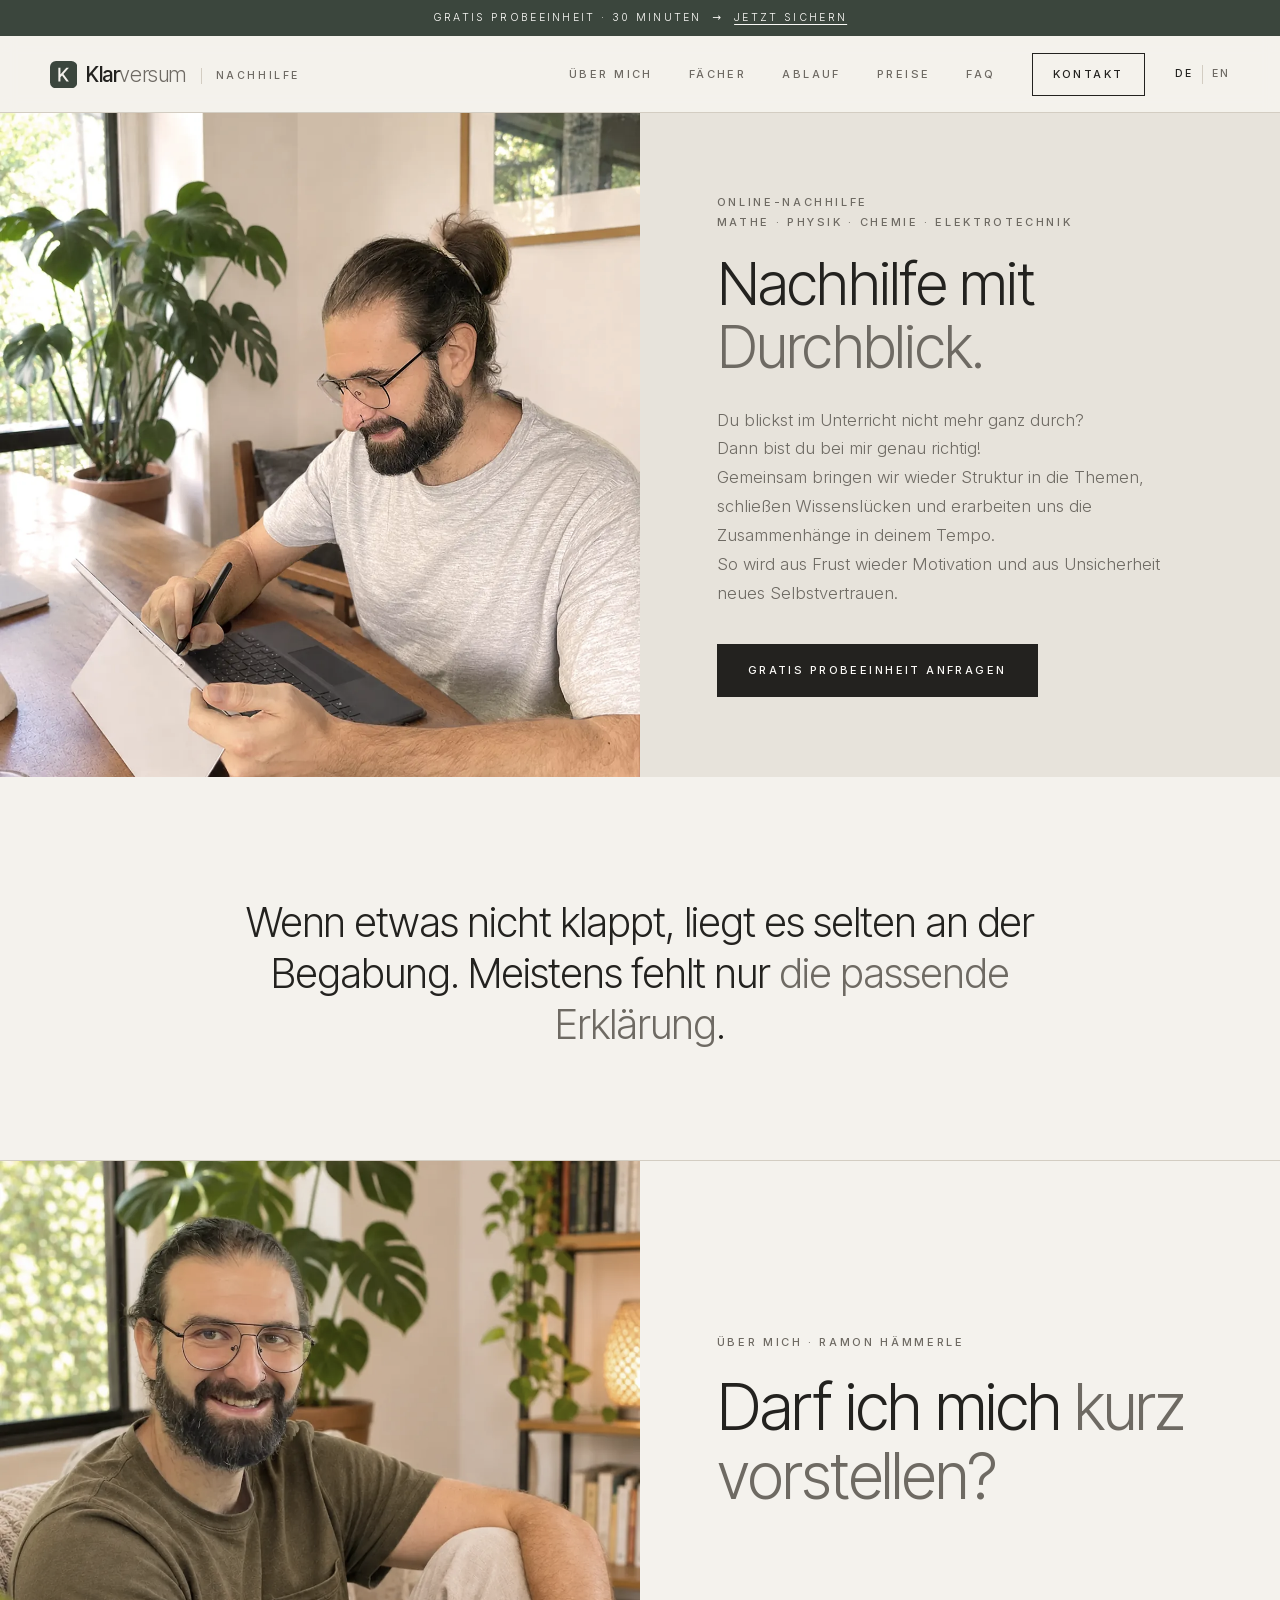
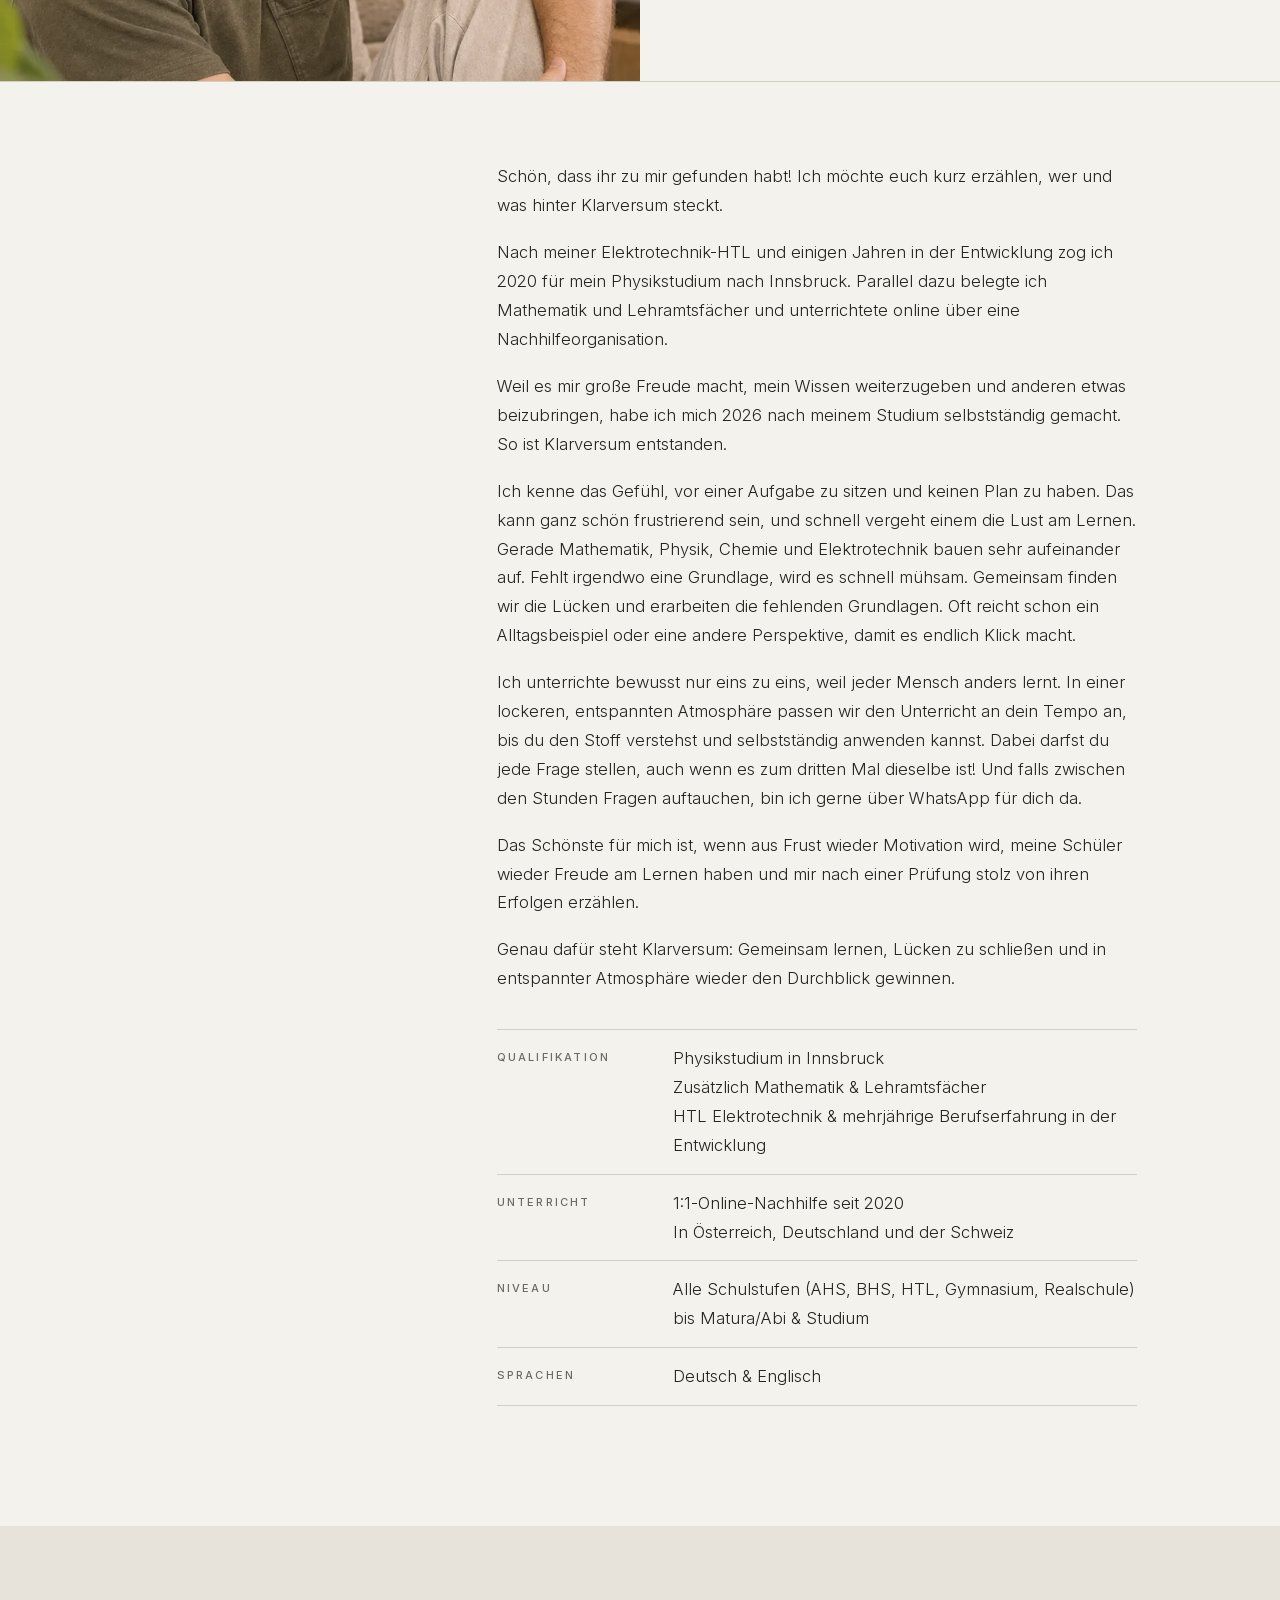
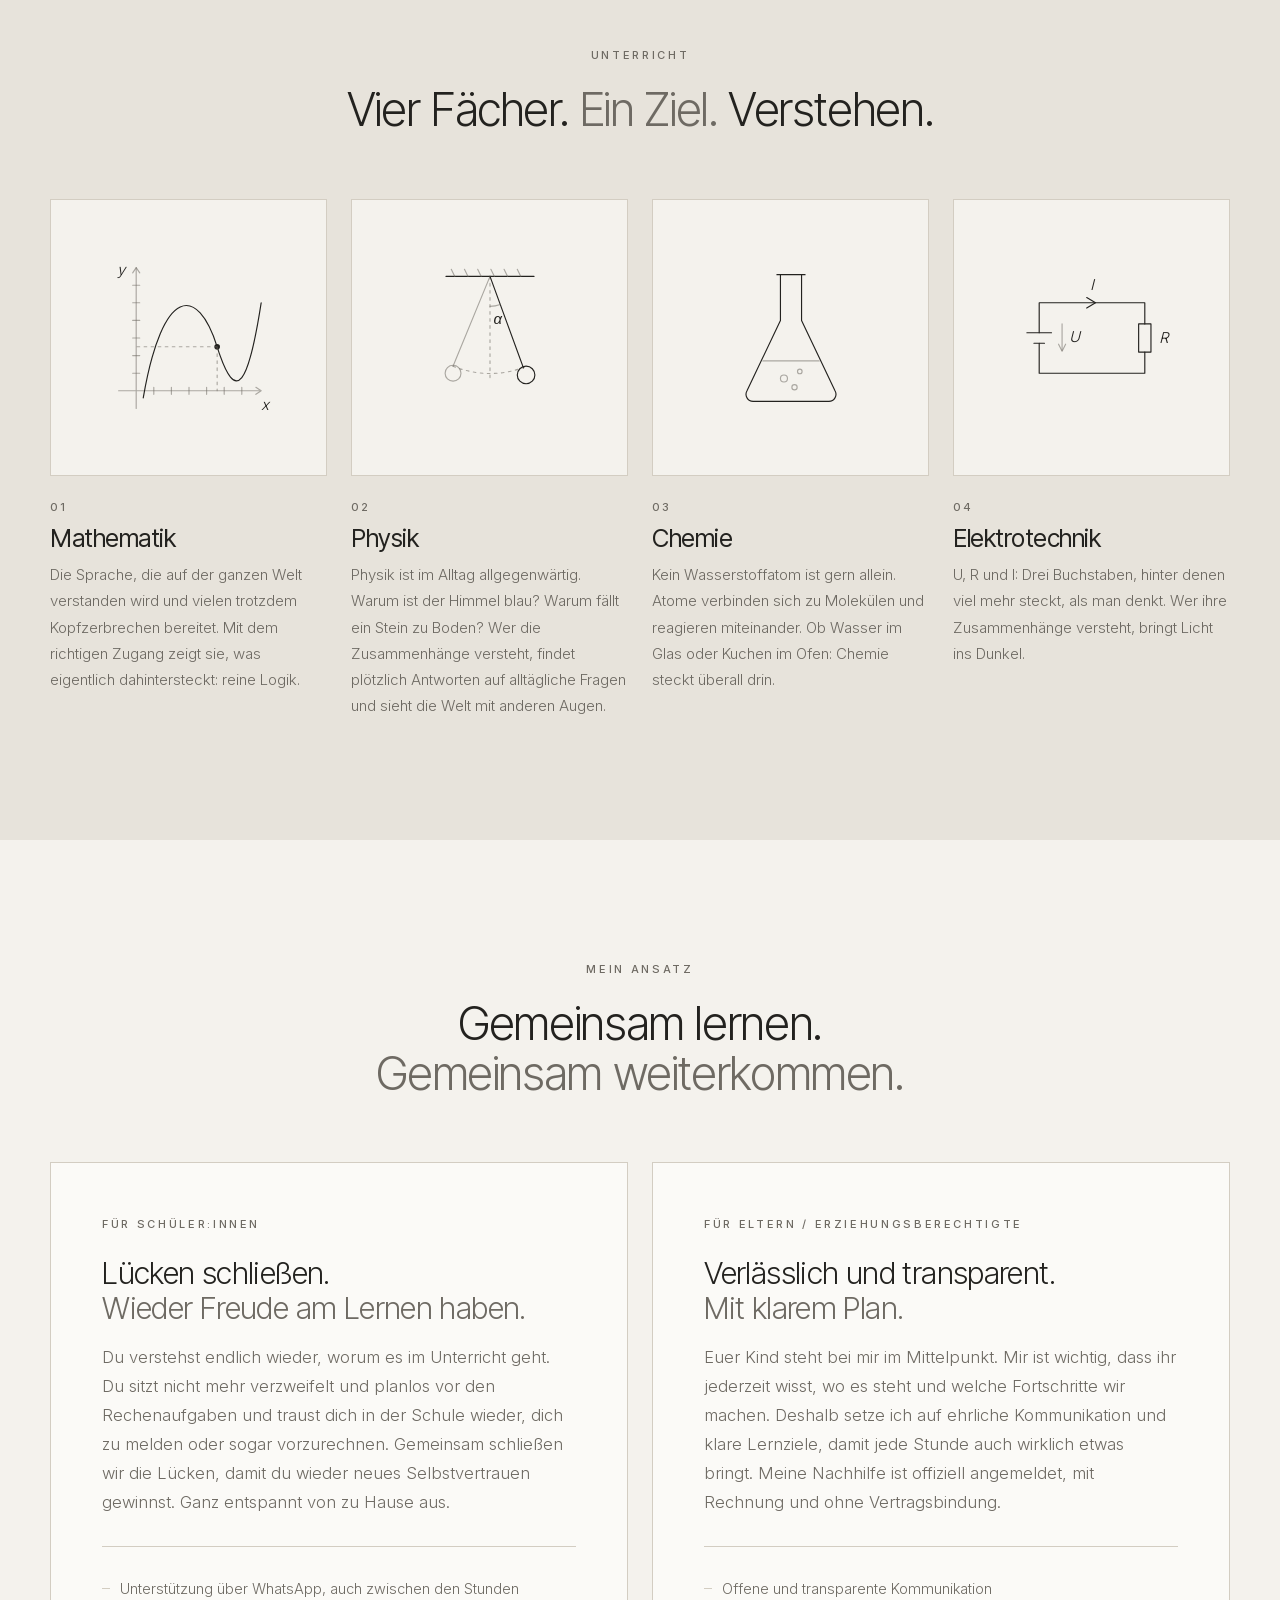
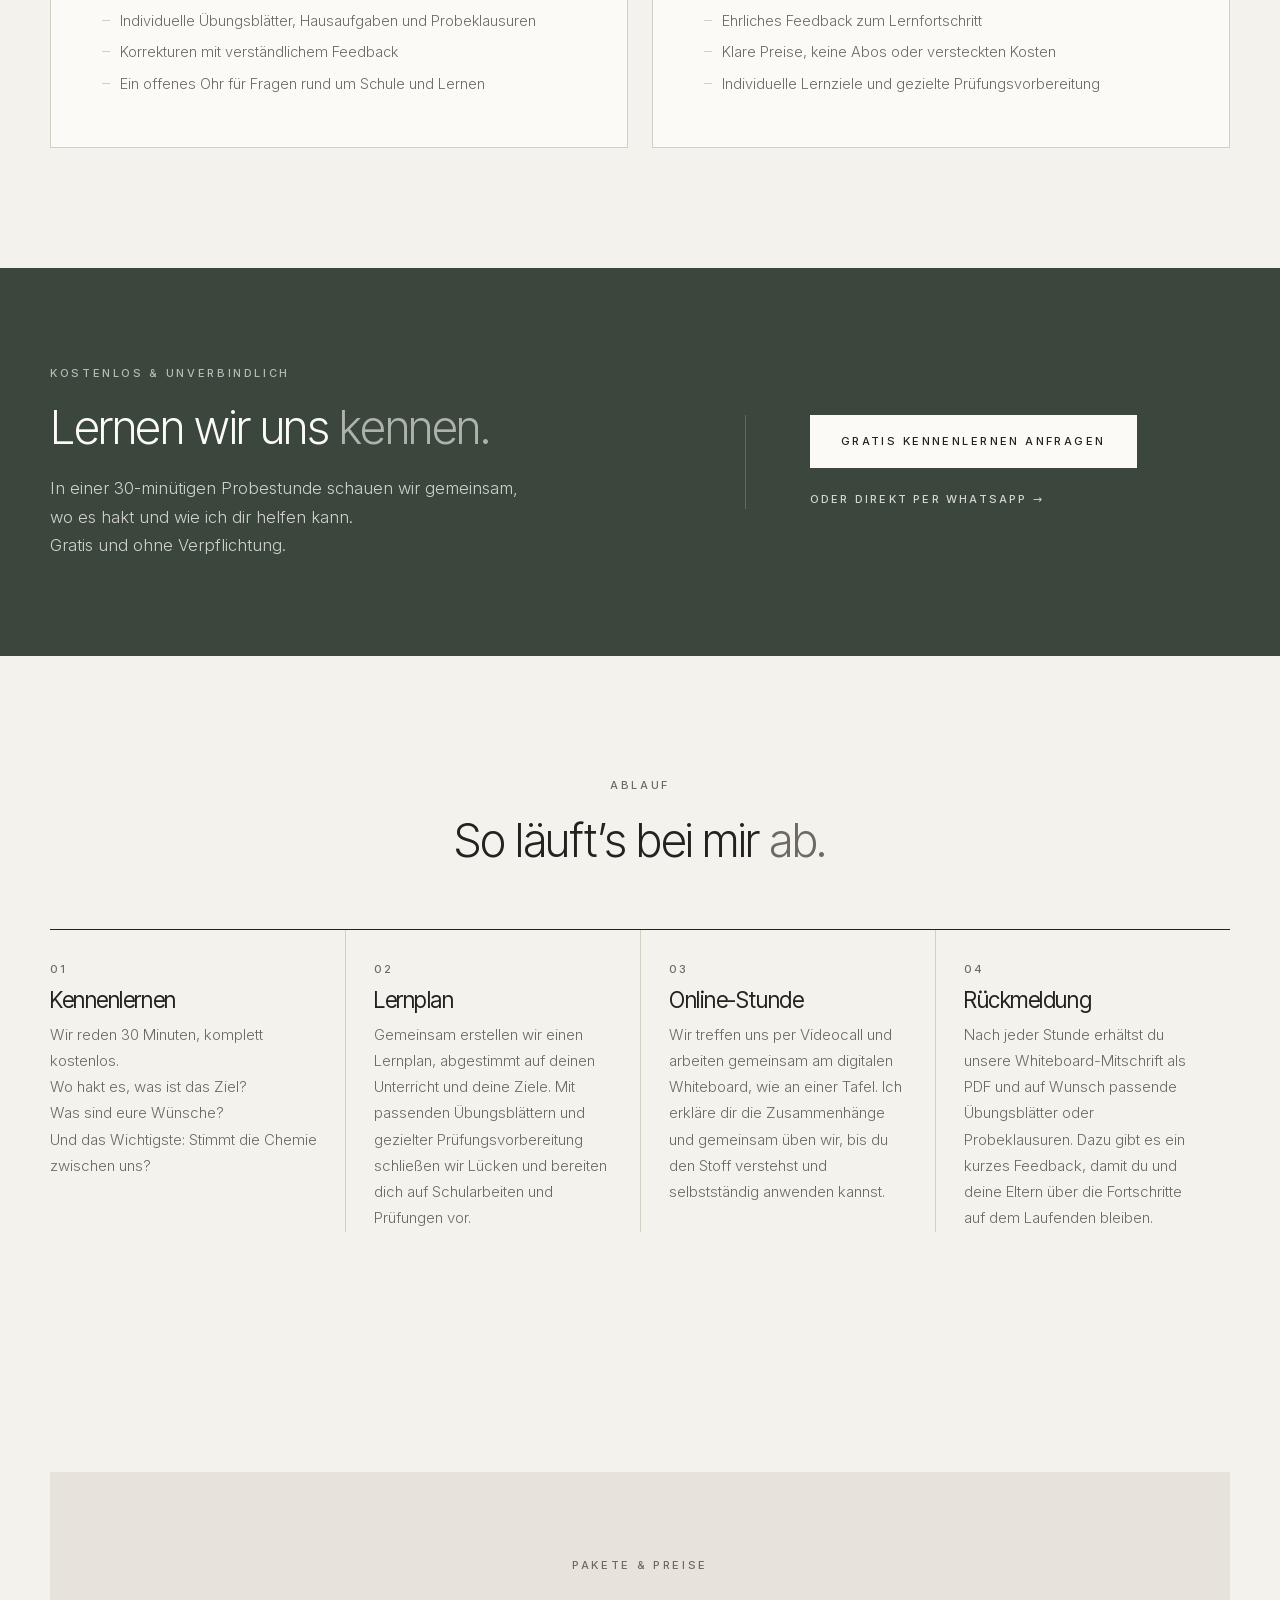
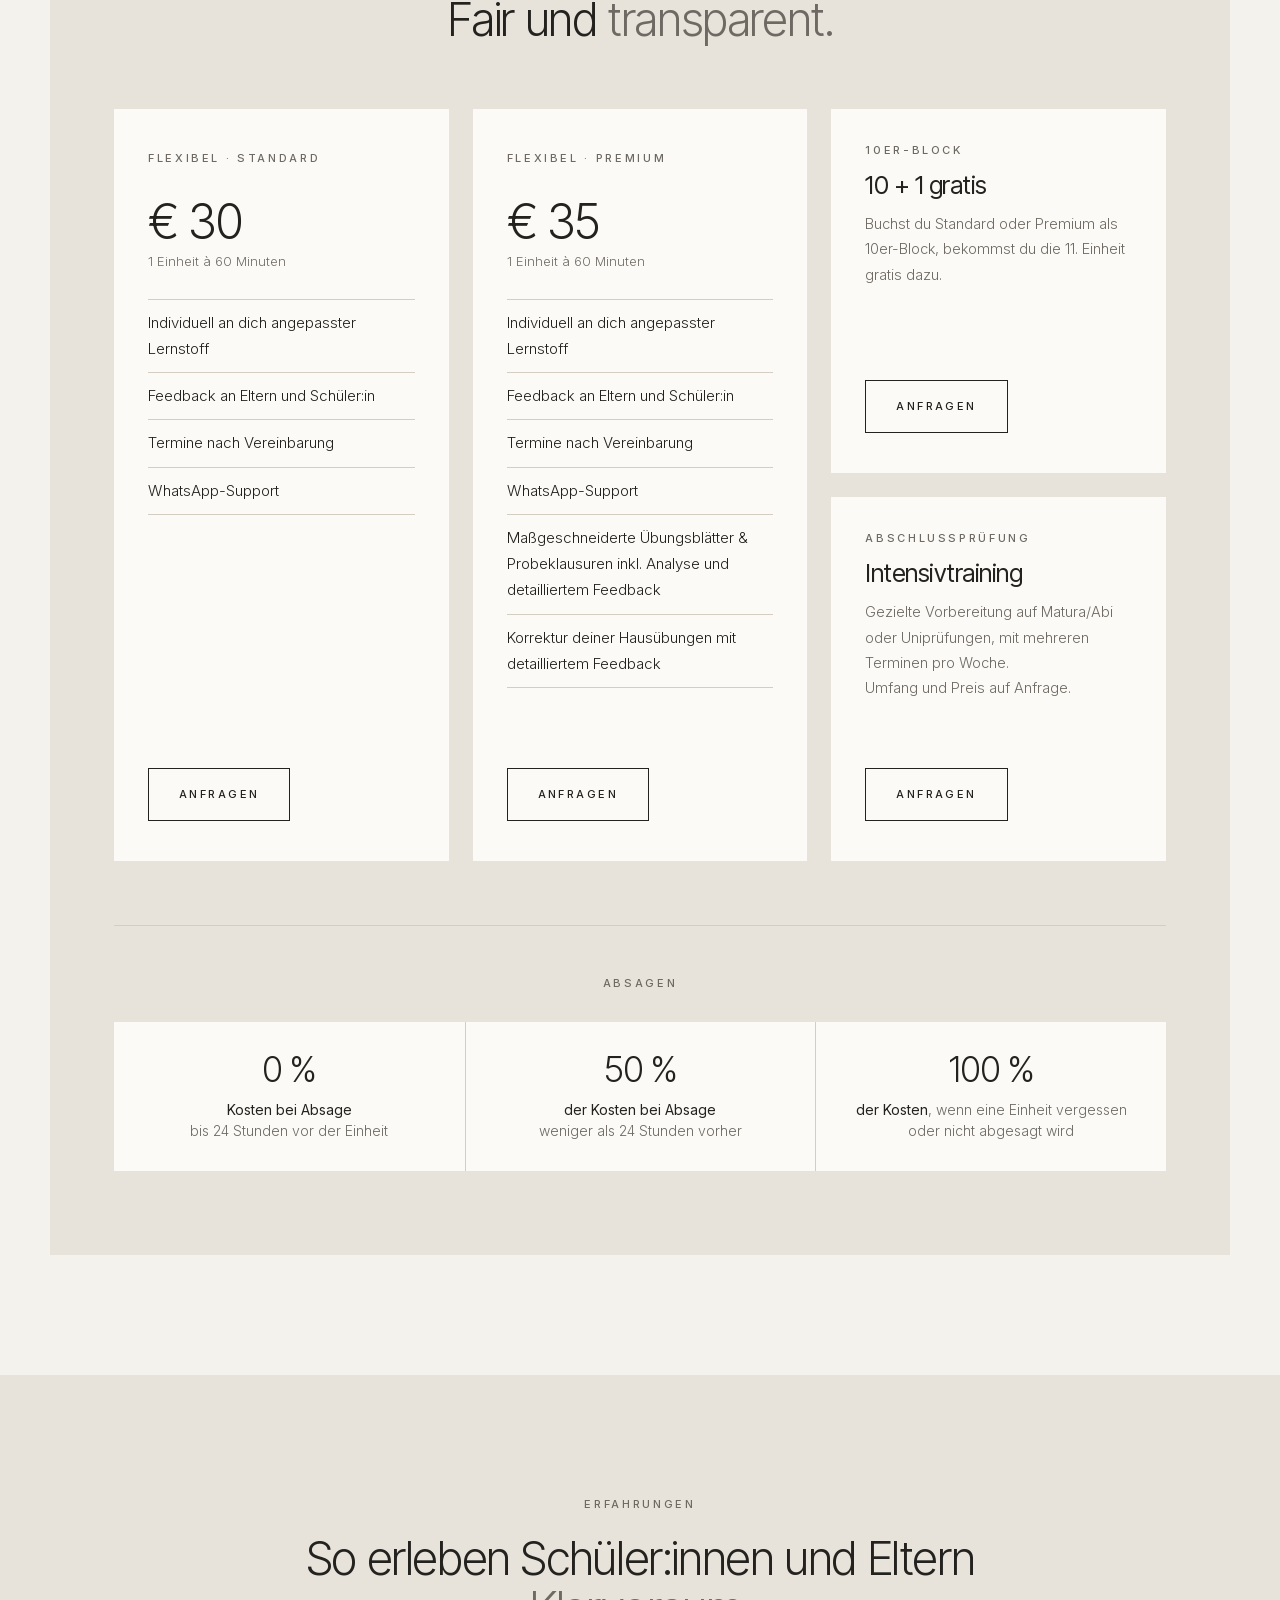
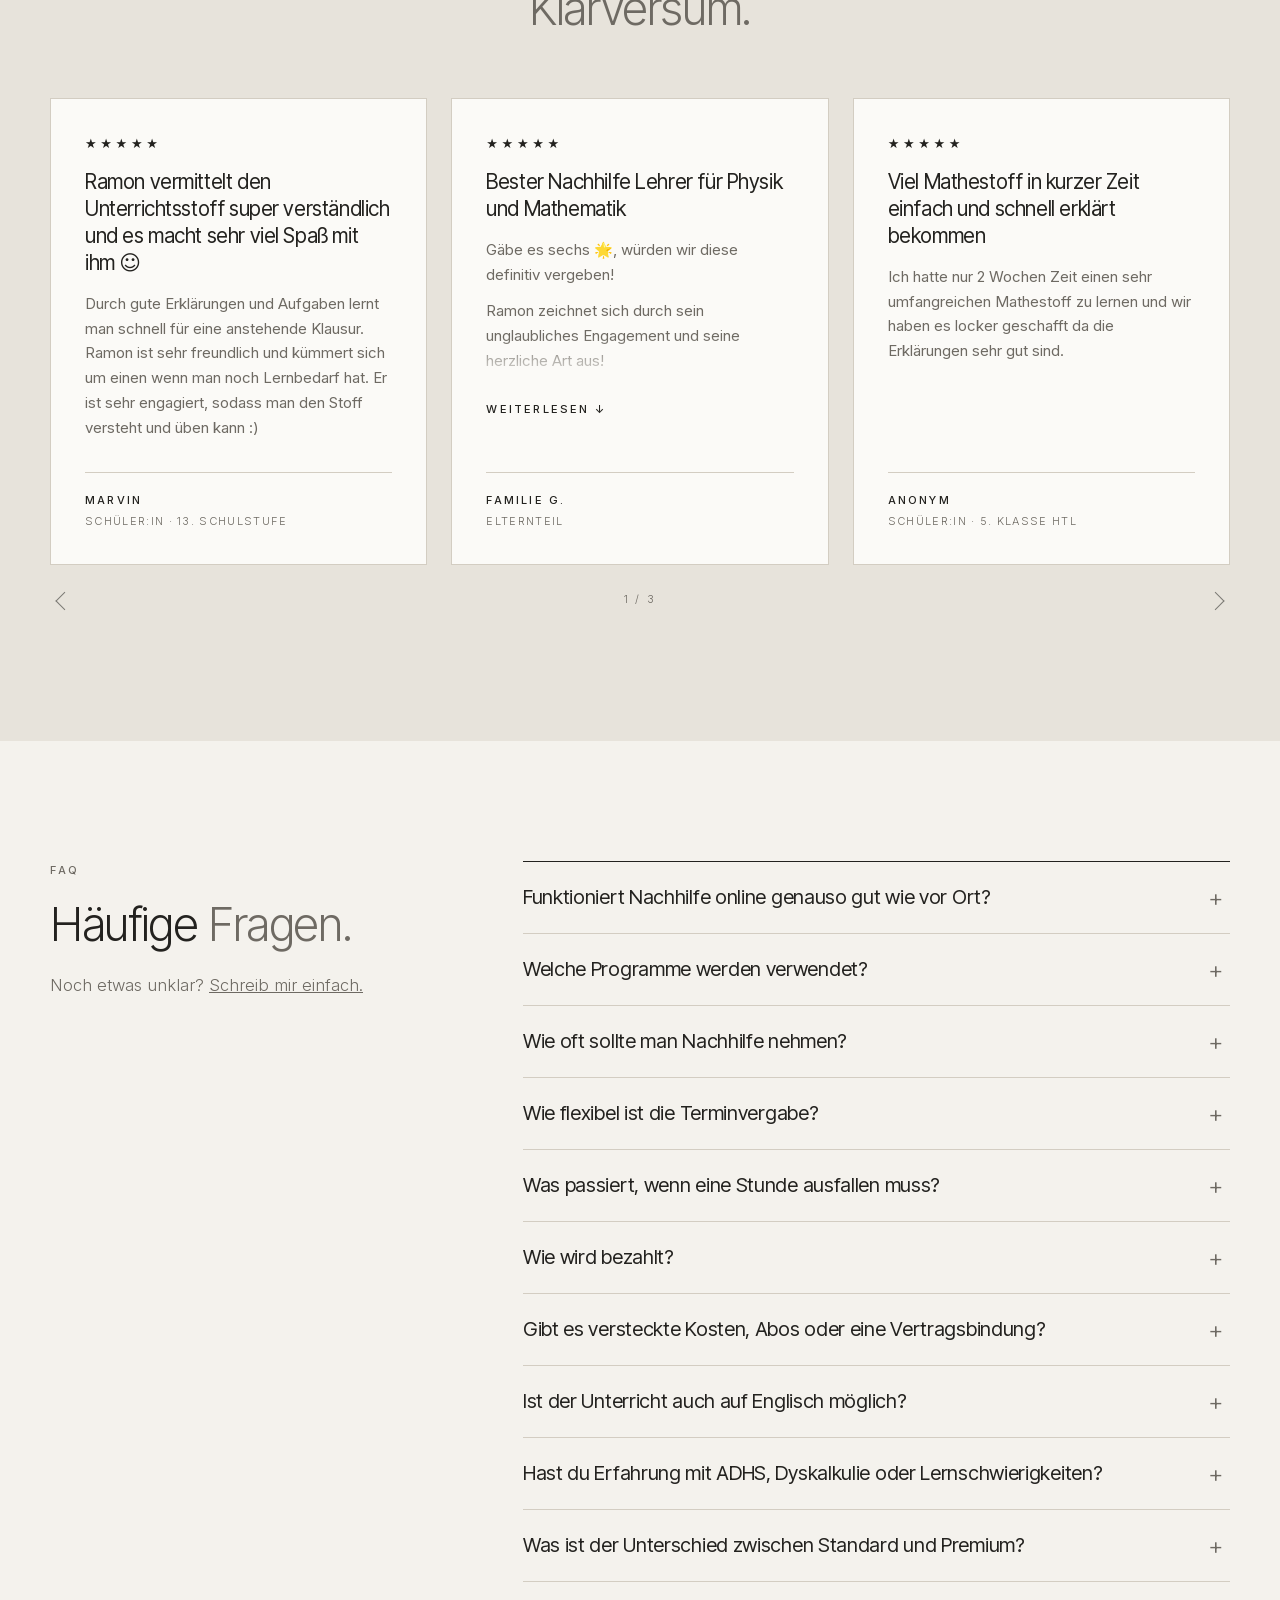
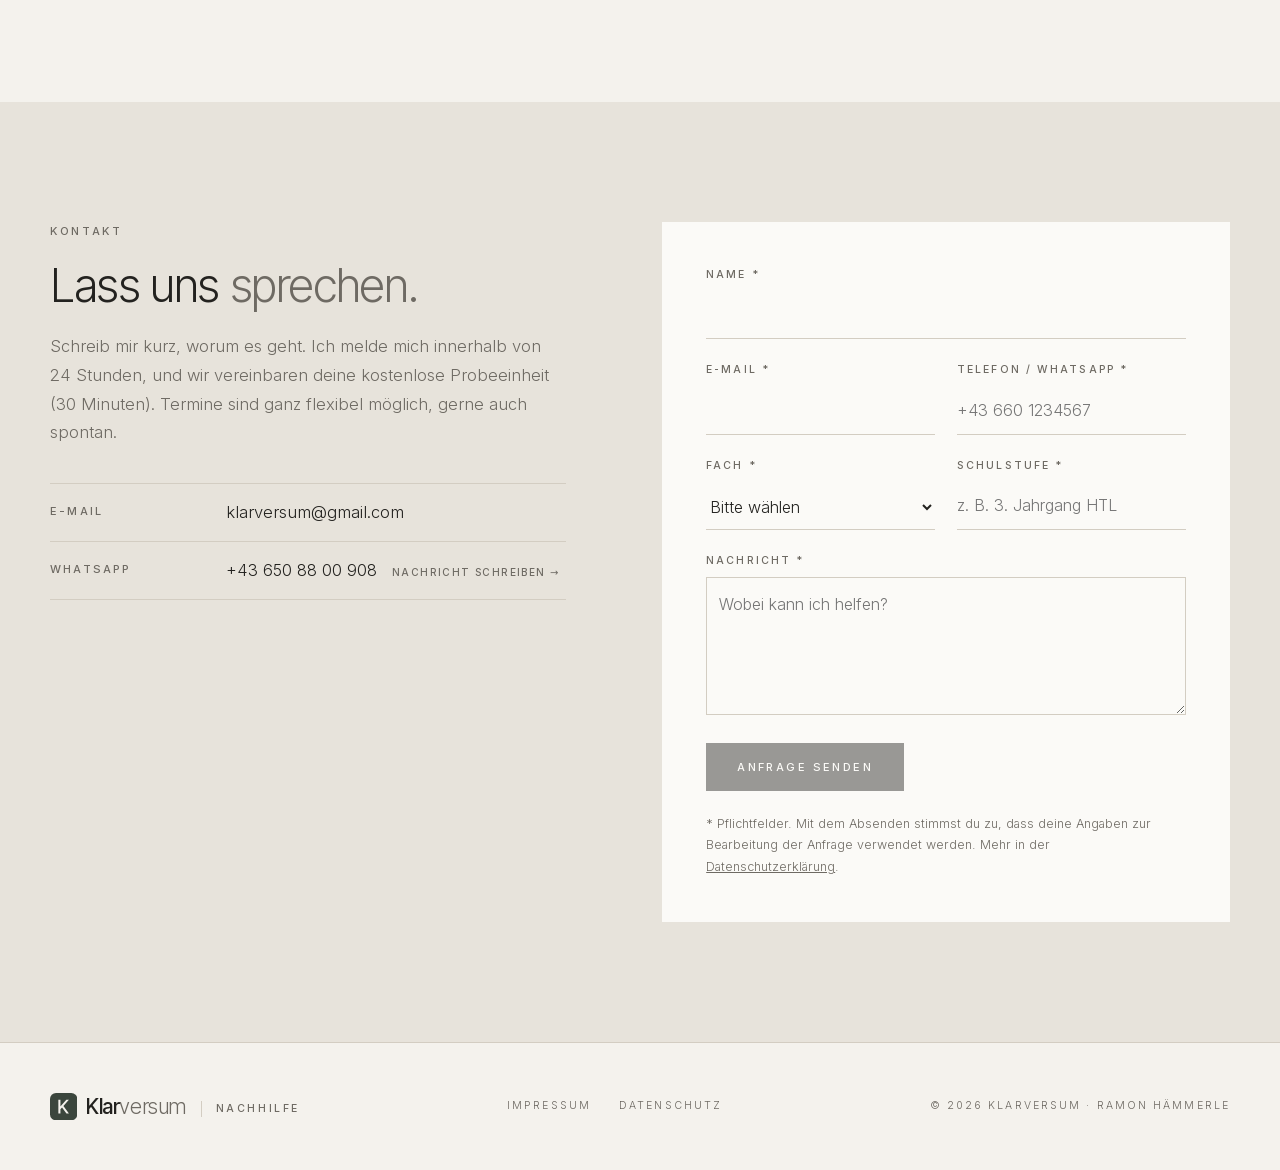
<file: index.html>
<!doctype html>
<html lang="de">
<head>
<meta charset="utf-8">
<meta name="viewport" content="width=device-width, initial-scale=1">
<title>Online-Nachhilfe Mathe, Physik &amp; Elektrotechnik · Klarversum</title>
<meta name="description" content="Persönliche 1:1-Online-Nachhilfe mit Ramon Hämmerle in Mathe, Physik, Chemie und Elektrotechnik – für Schule, HTL, Matura/Abi und Studium. Gratis Probeeinheit.">
<link rel="alternate" hreflang="de" href="https://klarversum.at/">
<link rel="alternate" hreflang="en" href="https://klarversum.at/en.html">
<link rel="alternate" hreflang="x-default" href="https://klarversum.at/">
<link rel="canonical" href="https://klarversum.at/">
<meta name="theme-color" content="#3b463d">
<meta property="og:type" content="website">
<meta property="og:site_name" content="Klarversum">
<meta property="og:title" content="Online-Nachhilfe Mathe, Physik &amp; Elektrotechnik · Klarversum">
<meta property="og:description" content="Persönliche 1:1-Online-Nachhilfe mit Ramon Hämmerle in Mathe, Physik, Chemie und Elektrotechnik – für Schule, HTL, Matura/Abi und Studium. Gratis Probeeinheit.">
<meta property="og:url" content="https://klarversum.at/">
<meta property="og:image" content="https://klarversum.at/images/og-klarversum.jpg">
<meta property="og:image:width" content="1200">
<meta property="og:image:height" content="630">
<meta property="og:locale" content="de_AT">
<meta property="og:locale:alternate" content="en_GB">
<meta name="twitter:card" content="summary_large_image">
<script type="application/ld+json">
{
 "@context": "https://schema.org",
 "@graph": [
  {
   "@type": "EducationalOrganization",
   "@id": "https://klarversum.at/#organisation",
   "name": "Klarversum",
   "alternateName": "Klarversum Nachhilfe",
   "url": "https://klarversum.at/",
   "logo": "https://klarversum.at/images/logo-512.png",
   "image": "https://klarversum.at/images/og-klarversum.jpg",
   "description": "Persönliche 1:1-Online-Nachhilfe in Mathematik, Physik, Chemie und Elektrotechnik mit Ramon Hämmerle – für alle Schulstufen bis zur Matura bzw. zum Abitur und für das Studium, in Österreich, Deutschland und der Schweiz, auf Deutsch und Englisch.",
   "email": "klarversum@gmail.com",
   "telephone": "+43 650 8800908",
   "founder": {
    "@id": "https://klarversum.at/#ramon"
   },
   "areaServed": [
    {
     "@type": "Country",
     "name": "Österreich"
    },
    {
     "@type": "Country",
     "name": "Deutschland"
    },
    {
     "@type": "Country",
     "name": "Schweiz"
    }
   ],
   "availableLanguage": [
    "de",
    "en"
   ],
   "knowsAbout": [
    "Mathematik",
    "Physik",
    "Chemie",
    "Elektrotechnik",
    "Matura-Vorbereitung"
   ],
   "makesOffer": [
    {
     "@type": "Offer",
     "name": "Standard",
     "description": "1:1-Online-Nachhilfe, 60 Minuten, inkl. WhatsApp-Support",
     "priceSpecification": {
      "@type": "UnitPriceSpecification",
      "price": 30,
      "priceCurrency": "EUR",
      "unitText": "60 min"
     }
    },
    {
     "@type": "Offer",
     "name": "Premium",
     "description": "1:1-Online-Nachhilfe, 60 Minuten, mit individuellen Übungsblättern, Probeprüfungen und Korrekturen",
     "priceSpecification": {
      "@type": "UnitPriceSpecification",
      "price": 35,
      "priceCurrency": "EUR",
      "unitText": "60 min"
     }
    }
   ]
  },
  {
   "@type": "Person",
   "@id": "https://klarversum.at/#ramon",
   "name": "Ramon Hämmerle",
   "jobTitle": "Nachhilfelehrer",
   "worksFor": {
    "@id": "https://klarversum.at/#organisation"
   },
   "image": "https://klarversum.at/images/ramon-portrait.webp",
   "knowsLanguage": [
    "de",
    "en"
   ],
   "description": "Physikstudium in Innsbruck, zusätzlich Mathematik und Lehramtsfächer, HTL Elektrotechnik und mehrjährige Berufserfahrung in der Entwicklung; 1:1-Online-Nachhilfe seit 2020."
  },
  {
   "@type": "WebSite",
   "@id": "https://klarversum.at/#website",
   "url": "https://klarversum.at/",
   "name": "Klarversum",
   "inLanguage": [
    "de",
    "en"
   ],
   "publisher": {
    "@id": "https://klarversum.at/#organisation"
   }
  },
  {
   "@type": "FAQPage",
   "@id": "https://klarversum.at/#faq",
   "inLanguage": "de",
   "mainEntity": [
    {
     "@type": "Question",
     "name": "Funktioniert Nachhilfe online genauso gut wie vor Ort?",
     "acceptedAnswer": {
      "@type": "Answer",
      "text": "Tatsächlich habe ich die Erfahrung gemacht, dass Online-Nachhilfe oft sogar besser funktioniert! 😊 Natürlich hängt das auch vom Lerntyp ab. Am digitalen Whiteboard arbeiten wir gemeinsam so, als würden wir direkt vor einer Tafel stehen. Außerdem sparst du dir die An- und Abreise und kannst die gewonnene Zeit zum Üben oder Wiederholen nutzen."
     }
    },
    {
     "@type": "Question",
     "name": "Welche Programme werden verwendet?",
     "acceptedAnswer": {
      "@type": "Answer",
      "text": "Wir treffen uns über Google Meet. Dafür brauchst du kein eigenes Konto und am Computer auch keine zusätzliche Software. Den Link schicke ich dir vor der Stunde per WhatsApp oder E-Mail. Wir arbeiten gemeinsam am digitalen Whiteboard über OneNote. Nach jeder Stunde erhältst du unsere Mitschrift als PDF, damit du alles jederzeit nachlesen und zum Lernen verwenden kannst."
     }
    },
    {
     "@type": "Question",
     "name": "Wie oft sollte man Nachhilfe nehmen?",
     "acceptedAnswer": {
      "@type": "Answer",
      "text": "Das hängt natürlich davon ab, wie viel Stoff wir aufarbeiten müssen. Grundsätzlich empfehle ich eine Stunde pro Woche, um Wissenslücken zu schließen und beim aktuellen Stoff dranzubleiben. So bleibt das Gelernte besser hängen und wir vermeiden unnötigen Stress vor Prüfungen. Bei Bedarf können wir die Stunden vor Schularbeiten oder Prüfungen natürlich aufstocken."
     }
    },
    {
     "@type": "Question",
     "name": "Wie flexibel ist die Terminvergabe?",
     "acceptedAnswer": {
      "@type": "Answer",
      "text": "Sehr flexibel! Da ich selbstständig arbeite, bin ich an keine festen Zeiten gebunden. Besonders bewährt hat sich das Wochenende: Da ist keine Schule, alle sind entspannter und der Kopf ist frei. Unter der Woche, nach einem langen Schultag, ist die Konzentration oft schon aufgebraucht. Am Ende entscheidet ihr. Schreibt mir einfach jederzeit, wir finden immer eine passende Lösung."
     }
    },
    {
     "@type": "Question",
     "name": "Was passiert, wenn eine Stunde ausfallen muss?",
     "acceptedAnswer": {
      "@type": "Answer",
      "text": "Kein Problem, das kann passieren! Bis 24 Stunden vorher kannst du kostenlos absagen oder verschieben. Bei kurzfristigeren Absagen verrechne ich 50 % der Kosten, bei nicht abgesagten oder vergessenen Stunden 100 %. Bei unvorhersehbaren Ereignissen oder Krankheit finden wir natürlich eine individuelle Lösung."
     }
    },
    {
     "@type": "Question",
     "name": "Wie wird bezahlt?",
     "acceptedAnswer": {
      "@type": "Answer",
      "text": "Du erhältst eine offizielle Rechnung per E-Mail und auf Wunsch auch über WhatsApp. Darin sind alle Nachhilfestunden übersichtlich aufgelistet. Den Betrag kannst du ganz einfach auf das angegebene Konto überweisen."
     }
    },
    {
     "@type": "Question",
     "name": "Gibt es versteckte Kosten, Abos oder eine Vertragsbindung?",
     "acceptedAnswer": {
      "@type": "Answer",
      "text": "Nein! Bei mir gibt es keine versteckten Kosten, Abos oder Vertragsbindungen. Alle Preise und Leistungen sind transparent aufgelistet. Auch für den WhatsApp-Support oder kurze Fragen zwischen den Stunden entstehen keine zusätzlichen Kosten."
     }
    },
    {
     "@type": "Question",
     "name": "Ist der Unterricht auch auf Englisch möglich?",
     "acceptedAnswer": {
      "@type": "Answer",
      "text": "Ja, sehr gerne. Ich unterrichte auf Deutsch und auf Englisch."
     }
    },
    {
     "@type": "Question",
     "name": "Hast du Erfahrung mit ADHS, Dyskalkulie oder Lernschwierigkeiten?",
     "acceptedAnswer": {
      "@type": "Answer",
      "text": "Ja, ich habe bereits viel Erfahrung im Umgang mit unterschiedlichen Lernschwierigkeiten, insbesondere ADHS und Dyskalkulie. Bei Lernschwierigkeiten passe ich das Lerntempo, die Erklärungen und den Aufbau der Stunden individuell an. Mir ist wichtig, gemeinsam einen Lernweg zu finden, der für dich funktioniert."
     }
    },
    {
     "@type": "Question",
     "name": "Was ist der Unterschied zwischen Standard und Premium?",
     "acceptedAnswer": {
      "@type": "Answer",
      "text": "Beide Pakete beinhalten individuellen 1:1-Unterricht und WhatsApp-Support zwischen den Stunden. Im Premium-Paket erstelle ich zusätzlich individuelle Übungsblätter mit Kontrollfragen und Probeklausuren, die genau auf deinen Lernstand abgestimmt sind. So können wir dein Wissen überprüfen, festigen, mögliche Schwächen erkennen und gezielt daran arbeiten, damit du gut auf Prüfungen vorbereitet bist. Deine Lösungen korrigiere ich und gebe dir ausführliches Feedback. Außerdem kannst du mir jederzeit eigene Aufgaben, Hausaufgaben oder bereits geschriebene Klausuren zur Korrektur schicken. Du bekommst dazu detaillierte Rückmeldungen und bei Bedarf besprechen wir die Schwierigkeiten gemeinsam in der nächsten Stunde."
     }
    }
   ]
  }
 ]
}
</script>
<link rel="preload" href="fonts/inter-latin.woff2" as="font" type="font/woff2" crossorigin>
<link rel="icon" href="favicon.ico" sizes="any">
<link rel="icon" href="favicon.svg" type="image/svg+xml">
<link rel="apple-touch-icon" href="apple-touch-icon.png">
<link rel="stylesheet" href="style.css?v=44">
<script defer src="https://cloud.umami.is/script.js" data-website-id="71b133f1-44a5-4e5a-97ea-cd241fa193fd"></script>
</head>
<body>


<a href="#kontakt" class="topbar">Gratis Probeeinheit · 30 Minuten &nbsp;→&nbsp; <span>Jetzt sichern</span></a>

<header class="site-header">
  <div class="wrap header-inner">
    <a href="#top" class="logo"><svg class="logo-mark" viewBox="0 0 64 64" aria-hidden="true" focusable="false"><rect x="0.00" y="0.00" width="64.00" height="64.00" rx="14.00" fill="#3b463d"/><path fill="#f4f2ed" d="M19.6163729429245 48.005859375V15.994140625H24.44611918926239V31.299573183059692H24.841432213783264L38.28199899196625 15.994140625H44.332061409950256L31.441467881202698 30.397263526916504L44.3836270570755 48.005859375H38.556994795799255L28.218761801719666 33.71448826789856L24.44611918926239 38.07151007652283V48.005859375Z"/></svg>Klar<em>versum</em><span class="logo-tag">Nachhilfe</span></a>
    <nav class="nav">
      <a href="#ueber-mich">Über mich</a>
      <a href="#faecher">Fächer</a>
      <a href="#ablauf">Ablauf</a>
      <a href="#preise">Preise</a>
      <a href="#faq">FAQ</a>
      <a href="#kontakt" class="btn btn-outline btn-small">Kontakt</a>
      <div class="lang lang-menu" aria-label="Sprache"><span aria-current="page">Deutsch</span><a href="en.html" hreflang="en" lang="en">English</a></div>
    </nav>
    <div class="lang" aria-label="Sprache"><span aria-current="page">DE</span><a href="en.html" hreflang="en" lang="en">EN</a></div>
    <button class="nav-toggle" aria-label="Menü öffnen" aria-expanded="false"><span></span><span></span></button>
  </div>
</header>

<main id="top">

  <!-- HERO -->
  <section class="hero">
    <div class="hero-inner">
      <figure class="photo hero-photo"><img src="images/ramon-schreibtisch.webp" alt="Ramon Hämmerle bei der Online-Nachhilfe mit Tablet und Stift" width="1500" height="2000" fetchpriority="high"></figure>
      <div class="hero-text">
        <p class="label">Online-Nachhilfe<br>Mathe · Physik · Chemie · Elektrotechnik</p>
        <h1>Nachhilfe mit <em>Durchblick.</em></h1>
        <p class="lead">Du blickst im Unterricht nicht mehr ganz durch?<br>Dann bist du bei mir genau richtig!<br>Gemeinsam bringen wir wieder Struktur in die Themen, schließen Wissenslücken und erarbeiten uns die Zusammenhänge in deinem Tempo.<br>So wird aus Frust wieder Motivation und aus Unsicherheit neues Selbstvertrauen.</p>
        <a href="#kontakt" class="btn">Gratis Probeeinheit anfragen</a>
      </div>
    </div>
  </section>

  <!-- INTRO -->
  <section class="intro">
    <div class="wrap intro-inner">
      <p class="intro-text">Wenn etwas nicht klappt, liegt es selten an der Begabung. Meistens fehlt nur <em>die passende Erklärung</em>.</p>
    </div>
  </section>

  <!-- ÜBER MICH -->
  <section id="ueber-mich" class="about">
    <div class="about-grid">
      <figure class="photo about-photo"><img src="images/ramon-portrait.webp" alt="Porträt von Ramon Hämmerle, lächelnd auf dem Sofa" width="1414" height="2000" loading="lazy"></figure>
      <div class="about-head">
        <p class="label">Über mich · Ramon Hämmerle</p>
        <h2>Darf ich mich <em>kurz vorstellen?</em></h2>
      </div>
    </div>
    <div class="wrap about-body">
      <div class="about-text">
        <p>Schön, dass ihr zu mir gefunden habt! Ich möchte euch kurz erzählen, wer und was hinter Klarversum steckt.</p>
        <p>Nach meiner Elektrotechnik-HTL und einigen Jahren in der Entwicklung zog ich 2020 für mein Physikstudium nach Innsbruck. Parallel dazu belegte ich Mathematik und Lehramtsfächer und unterrichtete online über eine Nachhilfeorganisation.</p>
        <p>Weil es mir große Freude macht, mein Wissen weiterzugeben und anderen etwas beizubringen, habe ich mich 2026 nach meinem Studium selbstständig gemacht. So ist Klarversum entstanden.</p>
        <p>Ich kenne das Gefühl, vor einer Aufgabe zu sitzen und keinen Plan zu haben. Das kann ganz schön frustrierend sein, und schnell vergeht einem die Lust am Lernen. Gerade Mathematik, Physik, Chemie und Elektrotechnik bauen sehr aufeinander auf. Fehlt irgendwo eine Grundlage, wird es schnell mühsam. Gemeinsam finden wir die Lücken und erarbeiten die fehlenden Grundlagen. Oft reicht schon ein Alltagsbeispiel oder eine andere Perspektive, damit es endlich Klick macht.</p>
        <p>Ich unterrichte bewusst nur eins zu eins, weil jeder Mensch anders lernt. In einer lockeren, entspannten Atmosphäre passen wir den Unterricht an dein Tempo an, bis du den Stoff verstehst und selbstständig anwenden kannst. Dabei darfst du jede Frage stellen, auch wenn es zum dritten Mal dieselbe ist! Und falls zwischen den Stunden Fragen auftauchen, bin ich gerne über WhatsApp für dich da.</p>
        <p>Das Schönste für mich ist, wenn aus Frust wieder Motivation wird, meine Schüler wieder Freude am Lernen haben und mir nach einer Prüfung stolz von ihren Erfolgen erzählen.</p>
        <p>Genau dafür steht Klarversum: Gemeinsam lernen, Lücken zu schließen und in entspannter Atmosphäre wieder den Durchblick gewinnen.</p>
        <dl class="facts">
          <div><dt>Qualifikation</dt><dd>Physikstudium in Innsbruck<br>Zusätzlich Mathematik &amp; Lehramtsfächer<br>HTL Elektrotechnik &amp; mehrjährige Berufserfahrung in der Entwicklung</dd></div>
          <div><dt>Unterricht</dt><dd>1:1-Online-Nachhilfe seit 2020<br>In Österreich, Deutschland und der Schweiz</dd></div>
          <div><dt>Niveau</dt><dd>Alle Schulstufen (AHS, BHS, HTL, Gymnasium, Realschule) bis Matura/Abi &amp; Studium</dd></div>
          <div><dt>Sprachen</dt><dd>Deutsch &amp; Englisch</dd></div>
        </dl>
      </div>
    </div>
  </section>

  <!-- FÄCHER -->
  <section id="faecher" class="section section-stone">
    <div class="wrap">
      <div class="section-head center">
        <p class="label">Unterricht</p>
        <h2>Vier Fächer. <em>Ein Ziel.</em> Verstehen.</h2>
      </div>
      <div class="m-slider">
<button type="button" class="q-arrow q-prev" aria-label="Zurück" hidden></button>
<div class="subjects m-track">
        <article class="subject">
          <figure class="subject-art" aria-hidden="true">
            <svg viewBox="0 0 200 200">
              <path class="faint" d="M20 160h160M40 20v160"/>
              <path class="faint" d="M60 156v8M80 156v8M100 156v8M120 156v8M140 156v8M160 156v8M36 140h8M36 120h8M36 100h8M36 80h8M36 60h8M36 40h8"/>
              <path d="M48 168C70 40 110 40 132 110S168 150 182 60"/>
              <circle cx="132" cy="110" r="3.2" class="dot"/>
              <path class="faint dash" d="M132 110v50M132 110H40"/>
              <path class="faint" d="M176 156l6 4-6 4M36 26l4-6 4 6"/>
              <text x="182" y="182">x</text>
              <text x="18" y="28">y</text>
            </svg>
          </figure>
          <span class="no">01</span>
          <h3>Mathematik</h3>
          <p>Die Sprache, die auf der ganzen Welt verstanden wird und vielen trotzdem Kopfzerbrechen bereitet. Mit dem richtigen Zugang zeigt sie, was eigentlich dahintersteckt: reine Logik.</p>
        </article>
        <article class="subject">
          <figure class="subject-art" aria-hidden="true">
            <svg viewBox="0 0 200 200">
              <path d="M50 30h100"/>
              <path class="faint" d="M60 30l-4-8M75 30l-4-8M90 30l-4-8M105 30l-4-8M120 30l-4-8M135 30l-4-8"/>
              <path class="faint dash" d="M100 30v120"/>
              <path class="faint dash" d="M58 132a110 110 0 0 0 84 0"/>
              <path class="faint" d="M100 30L58 132"/>
              <circle cx="58" cy="140" r="9" class="faint"/>
              <path d="M100 30l38 104"/>
              <circle cx="141" cy="142" r="10"/>
              <path class="faint" d="M100 64a34 34 0 0 0 11.7 -2.1"/>
              <text x="104" y="84">α</text>
            </svg>
          </figure>
          <span class="no">02</span>
          <h3>Physik</h3>
          <p>Physik ist im Alltag allgegenwärtig. Warum ist der Himmel blau? Warum fällt ein Stein zu Boden? Wer die Zusammenhänge versteht, findet plötzlich Antworten auf alltägliche Fragen und sieht die Welt mit anderen Augen.</p>
        </article>
        <article class="subject">
          <figure class="subject-art" aria-hidden="true">
            <svg viewBox="0 0 200 200">
              <path d="M84 28h32M88 28v52L50 160a8 8 0 0 0 7 12h86a8 8 0 0 0 7-12L112 80V28"/>
              <path class="faint" d="M68 126h64"/>
              <circle cx="92" cy="146" r="4" class="faint"/>
              <circle cx="110" cy="138" r="2.6" class="faint"/>
              <circle cx="104" cy="156" r="3" class="faint"/>
            </svg>
          </figure>
          <span class="no">03</span>
          <h3>Chemie</h3>
          <p>Kein Wasserstoffatom ist gern allein. Atome verbinden sich zu Molekülen und reagieren miteinander. Ob Wasser im Glas oder Kuchen im Ofen: Chemie steckt überall drin.</p>
        </article>
        <article class="subject">
          <figure class="subject-art" aria-hidden="true">
            <svg viewBox="0 0 200 200">
              <path d="M40 60h120v24M160 116v24H40v-34M40 94V60"/>
              <rect x="153" y="84" width="14" height="32"/>
              <path d="M26 94h28M34 106h12"/>
              <path class="faint" d="M66 84v30"/>
              <path class="faint" d="M62 107l4 8 4-8"/>
              <path d="M94 54l10 6-10 6"/>
              <text x="100" y="46" class="mid">I</text>
              <text x="74" y="105">U</text>
              <text x="176" y="106">R</text>
            </svg>
          </figure>
          <span class="no">04</span>
          <h3>Elektrotechnik</h3>
          <p>U, R und I: Drei Buchstaben, hinter denen viel mehr steckt, als man denkt. Wer ihre Zusammenhänge versteht, bringt Licht ins Dunkel.</p>
        </article>
      </div>
<button type="button" class="q-arrow q-next" aria-label="Weiter" hidden></button>
<p class="q-count" aria-hidden="true" hidden></p>
</div>
    </div>
  </section>

<!-- FÜR WEN -->
<section class="section">
  <div class="wrap">
    <div class="section-head center">
      <p class="label">Mein Ansatz</p>
      <h2>Gemeinsam lernen.<br><em>Gemeinsam weiterkommen.</em></h2>
    </div>
    <div class="m-slider">
<button type="button" class="q-arrow q-prev" aria-label="Zurück" hidden></button>
<div class="audience m-track">
      <div class="aud-card">
        <p class="label">Für Schüler:innen</p>
        <h3>Lücken schließen.<br><em>Wieder Freude am Lernen haben.</em></h3>
        <p class="aud-text">Du verstehst endlich wieder, worum es im Unterricht geht. Du sitzt nicht mehr verzweifelt und planlos vor den Rechenaufgaben und traust dich in der Schule wieder, dich zu melden oder sogar vorzurechnen. Gemeinsam schließen wir die Lücken, damit du wieder neues Selbstvertrauen gewinnst. Ganz entspannt von zu Hause aus.</p>
        <ul class="aud-list">
          <li>Unterstützung über WhatsApp, auch zwischen den Stunden</li>
          <li>Individuelle Übungsblätter, Hausaufgaben und Probeklausuren</li>
          <li>Korrekturen mit verständlichem Feedback</li>
          <li>Ein offenes Ohr für Fragen rund um Schule und Lernen</li>
        </ul>
      </div>
      <div class="aud-card">
        <p class="label">Für Eltern / Erziehungsberechtigte</p>
        <h3>Verlässlich und transparent.<br><em>Mit klarem Plan.</em></h3>
        <p class="aud-text">Euer Kind steht bei mir im Mittelpunkt. Mir ist wichtig, dass ihr jederzeit wisst, wo es steht und welche Fortschritte wir machen. Deshalb setze ich auf ehrliche Kommunikation und klare Lernziele, damit jede Stunde auch wirklich etwas bringt. Meine Nachhilfe ist offiziell angemeldet, mit Rechnung und ohne Vertragsbindung.</p>
        <ul class="aud-list">
          <li>Offene und transparente Kommunikation</li>
          <li>Ehrliches Feedback zum Lernfortschritt</li>
          <li>Klare Preise, keine Abos oder versteckten Kosten</li>
          <li>Individuelle Lernziele und gezielte Prüfungsvorbereitung</li>
        </ul>
      </div>
    </div>
<button type="button" class="q-arrow q-next" aria-label="Weiter" hidden></button>
<p class="q-count" aria-hidden="true" hidden></p>
</div>
  </div>
</section>

<!-- KENNENLERNEN -->
<section class="cta-band">
  <div class="wrap cta-inner">
    <div class="cta-text">
      <p class="label">Kostenlos &amp; unverbindlich</p>
      <h2>Lernen wir uns <em>kennen.</em></h2>
      <p>In einer 30-minütigen Probestunde schauen wir gemeinsam, wo es hakt und wie ich dir helfen kann.<br>Gratis und ohne Verpflichtung.</p>
    </div>
    <div class="cta-actions">
      <a href="#kontakt" class="btn btn-light">Gratis Kennenlernen anfragen</a>
      <a href="https://wa.me/436508800908?text=Hallo%20Ramon%2C%20ich%20interessiere%20mich%20f%C3%BCr%20Nachhilfe." class="cta-wa" target="_blank" rel="noopener">oder direkt per WhatsApp →</a>
    </div>
  </div>
</section>

  <!-- ABLAUF -->
  <section id="ablauf" class="section">
    <div class="wrap">
      <div class="section-head center">
        <p class="label">Ablauf</p>
        <h2>So läuft’s bei mir <em>ab.</em></h2>
      </div>
      <div class="m-slider">
<button type="button" class="q-arrow q-prev" aria-label="Zurück" hidden></button>
<ol class="steps m-track">
        <li>
          <span class="no">01</span>
          <h3>Kennenlernen</h3>
          <p>Wir reden 30 Minuten, komplett kostenlos.<br>Wo hakt es, was ist das Ziel?<br>Was sind eure Wünsche?<br>Und das Wichtigste: Stimmt die Chemie zwischen uns?</p>
        </li>
        <li>
          <span class="no">02</span>
          <h3>Lernplan</h3>
          <p>Gemeinsam erstellen wir einen Lernplan, abgestimmt auf deinen Unterricht und deine Ziele. Mit passenden Übungsblättern und gezielter Prüfungsvorbereitung schließen wir Lücken und bereiten dich auf Schularbeiten und Prüfungen vor.</p>
        </li>
        <li>
          <span class="no">03</span>
          <h3>Online-Stunde</h3>
          <p>Wir treffen uns per Videocall und arbeiten gemeinsam am digitalen Whiteboard, wie an einer Tafel. Ich erkläre dir die Zusammenhänge und gemeinsam üben wir, bis du den Stoff verstehst und selbstständig anwenden kannst.</p>
        </li>
        <li>
          <span class="no">04</span>
          <h3>Rückmeldung</h3>
          <p>Nach jeder Stunde erhältst du unsere Whiteboard-Mitschrift als PDF und auf Wunsch passende Übungsblätter oder Probeklausuren. Dazu gibt es ein kurzes Feedback, damit du und deine Eltern über die Fortschritte auf dem Laufenden bleiben.</p>
        </li>
      </ol>
<button type="button" class="q-arrow q-next" aria-label="Weiter" hidden></button>
<p class="q-count" aria-hidden="true" hidden></p>
</div>
    </div>
  </section>

  <!-- PRÜFUNGSVORBEREITUNG – vorerst ausgeblendet, wird später ausgearbeitet
  <section class="feature">
    <div class="feature-inner">
      <div class="feature-text">
        <p class="label">Prüfungsvorbereitung</p>
        <h2>Ruhig in die <em>Prüfung</em> gehen.</h2>
        <p>Ob Matura, Schularbeit, Uni- oder Nachprüfung: Wir machen einen klaren Plan für die letzten Wochen. Dazu Übungsblätter und Probeprüfungen unter echten Bedingungen, die wir danach gemeinsam durchgehen. So weißt du am Tag X: Ich kann das.</p>
        <a href="#preise" class="btn btn-outline">Zum Intensiv-Paket</a>
      </div>
      <figure class="photo feature-photo"><img src="images/ramon-notizen.webp" alt="Ramons Hand schreibt mit dem Stift eine Formel zur partiellen Integration auf dem Tablet" width="1400" height="990" loading="lazy"></figure>
    </div>
  </section>
  -->

  <!-- PREISE -->
  <section id="preise" class="section">
    <div class="wrap">
      <div class="pricing-box">
        <div class="section-head center">
          <p class="label">Pakete &amp; Preise</p>
          <h2>Fair und <em>transparent.</em></h2>
        </div>
<div class="m-slider">
<button type="button" class="q-arrow q-prev" aria-label="Zurück" hidden></button>
<div class="pricing m-track">
  <article class="price-card">
    <p class="label">Flexibel · Standard</p>
    <p class="price">€ 30</p>
    <p class="per">1 Einheit à 60 Minuten</p>
    <ul>
      <li>Individuell an dich angepasster Lernstoff</li>
      <li>Feedback an Eltern und Schüler:in</li>
      <li>Termine nach Vereinbarung</li>
      <li>WhatsApp-Support</li>
    </ul>
    <a href="#kontakt" class="btn btn-outline">Anfragen</a>
  </article>
  <article class="price-card">
    <p class="label">Flexibel · Premium</p>
    <p class="price">€ 35</p>
    <p class="per">1 Einheit à 60 Minuten</p>
    <ul>
      <li>Individuell an dich angepasster Lernstoff</li>
      <li>Feedback an Eltern und Schüler:in</li>
      <li>Termine nach Vereinbarung</li>
      <li>WhatsApp-Support</li>
      <li>Maßgeschneiderte Übungsblätter &amp; Probeklausuren inkl. Analyse und detailliertem Feedback</li>
      <li>Korrektur deiner Hausübungen mit detailliertem Feedback</li>
    </ul>
    <a href="#kontakt" class="btn btn-outline">Anfragen</a>
  </article>
  <div class="price-stack">
    <article class="price-card small">
      <p class="label">10er-Block</p>
      <h3>10 + 1 gratis</h3>
      <p>Buchst du Standard oder Premium als 10er-Block, bekommst du die 11. Einheit gratis dazu.</p>
      <a href="#kontakt" class="btn btn-outline">Anfragen</a>
    </article>
    <article class="price-card small">
      <p class="label">Abschlussprüfung</p>
      <h3>Intensivtraining</h3>
      <p>Gezielte Vorbereitung auf Matura/Abi oder Uniprüfungen, mit mehreren Terminen pro Woche.<br>Umfang und Preis auf Anfrage.</p>
      <a href="#kontakt" class="btn btn-outline">Anfragen</a>
    </article>
  </div>
</div>
<button type="button" class="q-arrow q-next" aria-label="Weiter" hidden></button>
<p class="q-count" aria-hidden="true" hidden></p>
</div>

        <div class="terms">
          <p class="label center">Absagen</p>
  <dl class="terms-grid">
    <div><dt>0 %</dt><dd><strong>Kosten bei Absage</strong><br>bis 24 Stunden vor der Einheit</dd></div>
    <div><dt>50 %</dt><dd><strong>der Kosten bei Absage</strong><br>weniger als 24 Stunden vorher</dd></div>
    <div><dt>100 %</dt><dd><strong>der Kosten</strong>, wenn eine Einheit vergessen oder nicht abgesagt wird</dd></div>
  </dl>
        </div>
      </div>
    </div>
  </section>

  <!-- STIMMEN -->
  <section id="stimmen" class="section section-stone">
    <div class="wrap">
      <div class="section-head center">
        <p class="label">Erfahrungen</p>
        <h2>So erleben Schüler:innen und Eltern <em>Klarversum.</em></h2>
      </div>
      <!-- BEWERTUNGEN START (wird von .bewertungen.rb erzeugt) -->
      <div class="quotes-slider" data-interval="7000">
      <button type="button" class="q-arrow q-prev" aria-label="Vorherige Bewertung" hidden></button>
      <div class="quotes" tabindex="-1">
      <figure class="quote">
        <p class="stars" role="img" aria-label="5 von 5 Sternen">★★★★★</p>
        <h3 class="quote-title">Ramon vermittelt den Unterrichtsstoff super verständlich und es macht sehr viel Spaß mit ihm ☺️</h3>
        <blockquote class="quote-body">
            <p>Durch gute Erklärungen und Aufgaben lernt man schnell für eine anstehende Klausur. Ramon ist sehr freundlich und kümmert sich um einen wenn man noch Lernbedarf hat. Er ist sehr engagiert, sodass man den Stoff versteht und üben kann :)</p>
        </blockquote>
        <button type="button" class="quote-more" hidden>Weiterlesen</button>
        <figcaption>Marvin <span>Schüler:in · 13. Schulstufe</span></figcaption>
      </figure>
      <figure class="quote">
        <p class="stars" role="img" aria-label="5 von 5 Sternen">★★★★★</p>
        <h3 class="quote-title">Bester Nachhilfe Lehrer für Physik und Mathematik</h3>
        <blockquote class="quote-body">
            <p>Gäbe es sechs 🌟, würden wir diese definitiv vergeben!</p>
            <p>Ramon zeichnet sich durch sein unglaubliches Engagement und seine herzliche Art aus!</p>
            <p>Wir hatten in der Vergangenheit schon Nachhilfe bei anderen Lehrern online gehabt, doch Ramon ist für uns wie ein Sechser im Lotto! Er hat einen sehr guten Draht zu unserem Sohn entwickelt, was für uns die halbe Miete ist. Er erklärt sehr geduldig und ist immer sehr gut auf die Nachhilfe Stunde vorbereitet. Was wir tatsächlich als einzigartig bei Ramon erleben, ist die regelmäßige Rückmeldung bei uns Eltern. Wir sind unglaublich froh und dankbar, dass wir hier einen so engagierten Nachhilfelehrer haben! Wir können Ramon zu 100 % weiterempfehlen.</p>
        </blockquote>
        <button type="button" class="quote-more" hidden>Weiterlesen</button>
        <figcaption>Familie G. <span>Elternteil</span></figcaption>
      </figure>
      <figure class="quote">
        <p class="stars" role="img" aria-label="5 von 5 Sternen">★★★★★</p>
        <h3 class="quote-title">Viel Mathestoff in kurzer Zeit einfach und schnell erklärt bekommen</h3>
        <blockquote class="quote-body">
            <p>Ich hatte nur 2 Wochen Zeit einen sehr umfangreichen Mathestoff zu lernen und wir haben es locker geschafft da die Erklärungen sehr gut sind.</p>
        </blockquote>
        <button type="button" class="quote-more" hidden>Weiterlesen</button>
        <figcaption>Anonym <span>Schüler:in · 5. Klasse HTL</span></figcaption>
      </figure>
      <figure class="quote">
        <p class="stars" role="img" aria-label="5 von 5 Sternen">★★★★★</p>
        <h3 class="quote-title">Mathe leichter verstanden</h3>
        <blockquote class="quote-body">
            <p>Ganz toll und einfach online. Ramon macht es verständlicher. Ist sehr geduldig und nett! Bemüht sich Mathematik zu verstehen… nicht nur etwas auswendig zu lernen! Klare Empfehlung!!!!</p>
        </blockquote>
        <button type="button" class="quote-more" hidden>Weiterlesen</button>
        <figcaption>YEO <span>Elternteil</span></figcaption>
      </figure>
      <figure class="quote">
        <p class="stars" role="img" aria-label="5 von 5 Sternen">★★★★★</p>
        <h3 class="quote-title">Meine Tochter hat sich in Mathe verbessert, und kann jetzt Mathe besser verstehen.</h3>
        <blockquote class="quote-body">
            <p>Ich möchte Ramon als Mathe-Nachhilfelehrer wirklich sehr empfehlen!</p>
            <p>Meine Tochter hatte schon immer Schwierigkeiten in Mathematik und hat außerdem Dyskalkulie. Schon nach wenigen Stunden mit Ramon haben sich ihre Noten verbessert, aber vor allem ist ihr Selbstvertrauen deutlich gewachsen.</p>
            <p>Ramon erklärt alles sehr verständlich, ist unglaublich motivierend und geduldig und unterstützt sie wirklich toll. Besonders schätze ich auch, dass er mich als Mutter regelmäßig über ihre Fortschritte informiert.</p>
            <p>Vielen Dank, Ramon! Wir sind wirklich sehr zufrieden und können ihn nur weiterempfehlen!</p>
        </blockquote>
        <button type="button" class="quote-more" hidden>Weiterlesen</button>
        <figcaption>Tali <span>Elternteil</span></figcaption>
      </figure>
      </div>
      <button type="button" class="q-arrow q-next" aria-label="Nächste Bewertung" hidden></button>
      <p class="q-count" aria-hidden="true" hidden></p>
    </div>
      <!-- BEWERTUNGEN ENDE -->
    </div>
  </section>

  <!-- FAQ -->
  <section id="faq" class="section">
    <div class="wrap faq">
      <div class="faq-head">
        <p class="label">FAQ</p>
        <h2>Häufige <em>Fragen.</em></h2>
        <p>Noch etwas unklar? <a href="#kontakt">Schreib mir einfach.</a></p>
      </div>
      <div class="faq-list">
        <details>
          <summary>Funktioniert Nachhilfe online genauso gut wie vor Ort?</summary>
          <p>Tatsächlich habe ich die Erfahrung gemacht, dass Online-Nachhilfe oft sogar besser funktioniert! 😊 Natürlich hängt das auch vom Lerntyp ab. Am digitalen Whiteboard arbeiten wir gemeinsam so, als würden wir direkt vor einer Tafel stehen. Außerdem sparst du dir die An- und Abreise und kannst die gewonnene Zeit zum Üben oder Wiederholen nutzen.</p>
        </details>
        <details>
          <summary>Welche Programme werden verwendet?</summary>
          <p>Wir treffen uns über Google Meet. Dafür brauchst du kein eigenes Konto und am Computer auch keine zusätzliche Software. Den Link schicke ich dir vor der Stunde per WhatsApp oder E-Mail. Wir arbeiten gemeinsam am digitalen Whiteboard über OneNote. Nach jeder Stunde erhältst du unsere Mitschrift als PDF, damit du alles jederzeit nachlesen und zum Lernen verwenden kannst.</p>
        </details>
        <details>
          <summary>Wie oft sollte man Nachhilfe nehmen?</summary>
          <p>Das hängt natürlich davon ab, wie viel Stoff wir aufarbeiten müssen. Grundsätzlich empfehle ich eine Stunde pro Woche, um Wissenslücken zu schließen und beim aktuellen Stoff dranzubleiben. So bleibt das Gelernte besser hängen und wir vermeiden unnötigen Stress vor Prüfungen. Bei Bedarf können wir die Stunden vor Schularbeiten oder Prüfungen natürlich aufstocken.</p>
        </details>
        <details>
          <summary>Wie flexibel ist die Terminvergabe?</summary>
          <p>Sehr flexibel! Da ich selbstständig arbeite, bin ich an keine festen Zeiten gebunden. Besonders bewährt hat sich das Wochenende: Da ist keine Schule, alle sind entspannter und der Kopf ist frei. Unter der Woche, nach einem langen Schultag, ist die Konzentration oft schon aufgebraucht. Am Ende entscheidet ihr. Schreibt mir einfach jederzeit, wir finden immer eine passende Lösung.</p>
        </details>
        <details>
          <summary>Was passiert, wenn eine Stunde ausfallen muss?</summary>
          <p>Kein Problem, das kann passieren! Bis 24 Stunden vorher kannst du kostenlos absagen oder verschieben. Bei kurzfristigeren Absagen verrechne ich 50 % der Kosten, bei nicht abgesagten oder vergessenen Stunden 100 %. Bei unvorhersehbaren Ereignissen oder Krankheit finden wir natürlich eine individuelle Lösung.</p>
        </details>
        <details>
          <summary>Wie wird bezahlt?</summary>
          <p>Du erhältst eine offizielle Rechnung per E-Mail und auf Wunsch auch über WhatsApp. Darin sind alle Nachhilfestunden übersichtlich aufgelistet. Den Betrag kannst du ganz einfach auf das angegebene Konto überweisen.</p>
        </details>
        <details>
          <summary>Gibt es versteckte Kosten, Abos oder eine Vertragsbindung?</summary>
          <p>Nein! Bei mir gibt es keine versteckten Kosten, Abos oder Vertragsbindungen. Alle Preise und Leistungen sind transparent aufgelistet. Auch für den WhatsApp-Support oder kurze Fragen zwischen den Stunden entstehen keine zusätzlichen Kosten.</p>
        </details>
        <details>
          <summary>Ist der Unterricht auch auf Englisch möglich?</summary>
          <p>Ja, sehr gerne. Ich unterrichte auf Deutsch und auf Englisch.</p>
        </details>
        <details>
          <summary>Hast du Erfahrung mit ADHS, Dyskalkulie oder Lernschwierigkeiten?</summary>
          <p>Ja, ich habe bereits viel Erfahrung im Umgang mit unterschiedlichen Lernschwierigkeiten, insbesondere ADHS und Dyskalkulie. Bei Lernschwierigkeiten passe ich das Lerntempo, die Erklärungen und den Aufbau der Stunden individuell an. Mir ist wichtig, gemeinsam einen Lernweg zu finden, der für dich funktioniert.</p>
        </details>
        <details>
          <summary>Was ist der Unterschied zwischen Standard und Premium?</summary>
          <p>Beide Pakete beinhalten individuellen 1:1-Unterricht und WhatsApp-Support zwischen den Stunden.</p>
          <p>Im Premium-Paket erstelle ich zusätzlich individuelle Übungsblätter mit Kontrollfragen und Probeklausuren, die genau auf deinen Lernstand abgestimmt sind. So können wir dein Wissen überprüfen, festigen, mögliche Schwächen erkennen und gezielt daran arbeiten, damit du gut auf Prüfungen vorbereitet bist. Deine Lösungen korrigiere ich und gebe dir ausführliches Feedback.</p>
          <p>Außerdem kannst du mir jederzeit eigene Aufgaben, Hausaufgaben oder bereits geschriebene Klausuren zur Korrektur schicken. Du bekommst dazu detaillierte Rückmeldungen und bei Bedarf besprechen wir die Schwierigkeiten gemeinsam in der nächsten Stunde.</p>
        </details>
      </div>
    </div>
  </section>

  <!-- KONTAKT -->
  <section id="kontakt" class="section section-stone">
    <div class="wrap contact">
      <div class="contact-text">
        <p class="label">Kontakt</p>
        <h2>Lass uns <em>sprechen.</em></h2>
        <p>Schreib mir kurz, worum es geht. Ich melde mich innerhalb von 24 Stunden, und wir vereinbaren deine kostenlose Probeeinheit (30 Minuten). Termine sind ganz flexibel möglich, gerne auch spontan.</p>
        <dl class="facts">
          <div><dt>E-Mail</dt><dd><a href="mailto:klarversum@gmail.com">klarversum@gmail.com</a></dd></div>
          <div><dt>WhatsApp</dt><dd>
            <a href="https://wa.me/436508800908">+43 650 88 00 908</a>
            <a class="wa-link" href="https://wa.me/436508800908?text=Hallo%20Ramon%2C%20ich%20interessiere%20mich%20f%C3%BCr%20Nachhilfe." target="_blank" rel="noopener">Nachricht schreiben →</a>
          </dd></div>
        </dl>
      </div>
      <form class="contact-form" id="contact-form">
        <input type="checkbox" name="botcheck" class="hp" tabindex="-1" autocomplete="off">
        <label>Name *
          <input type="text" name="name" required autocomplete="name">
        </label>
        <div class="row">
          <label>E-Mail *
            <input type="email" name="email" required autocomplete="email" inputmode="email">
            <span class="field-msg" id="email-msg" aria-live="polite"></span>
          </label>
          <label>Telefon / WhatsApp *
            <input type="tel" name="telefon" required autocomplete="tel" inputmode="tel" placeholder="+43 660 1234567">
            <span class="field-msg" id="tel-msg" aria-live="polite"></span>
          </label>
        </div>
        <div class="row">
          <label>Fach *
            <select name="fach" required>
              <option value="" selected disabled>Bitte wählen</option>
              <option>Mathematik</option>
              <option>Physik</option>
              <option>Chemie</option>
              <option>Elektrotechnik</option>
              <option>Mehrere Fächer</option>
              <option>Prüfungsvorbereitung</option>
            </select>
          </label>
          <label>Schulstufe *
            <input type="text" name="stufe" required placeholder="z. B. 3. Jahrgang HTL">
          </label>
        </div>
        <label>Nachricht *
          <textarea name="nachricht" rows="4" required placeholder="Wobei kann ich helfen?"></textarea>
        </label>
        <button type="submit" class="btn">Anfrage senden</button>
        <p class="form-status" id="form-status" role="status"></p>
        <p class="form-hint">* Pflichtfelder. Mit dem Absenden stimmst du zu, dass deine Angaben zur Bearbeitung der Anfrage verwendet werden. Mehr in der <a href="datenschutz.html">Datenschutzerklärung</a>.</p>
      </form>
    </div>
  </section>

</main>

<footer class="site-footer">
  <div class="wrap footer-inner">
    <a href="#top" class="logo"><svg class="logo-mark" viewBox="0 0 64 64" aria-hidden="true" focusable="false"><rect x="0.00" y="0.00" width="64.00" height="64.00" rx="14.00" fill="#3b463d"/><path fill="#f4f2ed" d="M19.6163729429245 48.005859375V15.994140625H24.44611918926239V31.299573183059692H24.841432213783264L38.28199899196625 15.994140625H44.332061409950256L31.441467881202698 30.397263526916504L44.3836270570755 48.005859375H38.556994795799255L28.218761801719666 33.71448826789856L24.44611918926239 38.07151007652283V48.005859375Z"/></svg>Klar<em>versum</em><span class="logo-tag">Nachhilfe</span></a>
    <nav><a href="impressum.html">Impressum</a><a href="datenschutz.html">Datenschutz</a></nav>
    <span class="copy">© 2026 Klarversum · Ramon Hämmerle</span>
  </div>
</footer>

<script>
  const toggle = document.querySelector('.nav-toggle');
  const nav = document.querySelector('.nav');
  toggle.addEventListener('click', () => {
    const open = nav.classList.toggle('open');
    toggle.classList.toggle('open', open);
    toggle.setAttribute('aria-expanded', open);
  });
  nav.querySelectorAll('a').forEach(a => a.addEventListener('click', () => {
    nav.classList.remove('open');
    toggle.classList.remove('open');
    toggle.setAttribute('aria-expanded', false);
  }));

  // Am Handy: Fächer, Ansatz, Ablauf und Pakete als Slider (Wischen oder Pfeile)
  document.querySelectorAll('.m-slider').forEach(box => {
    const track = box.querySelector('.m-track'), items = [...track.children];
    const prev = box.querySelector('.q-prev'), next = box.querySelector('.q-next'), count = box.querySelector('.q-count');
    const step = () => items[1] ? items[1].offsetLeft - items[0].offsetLeft : track.clientWidth;
    const index = () => Math.round(track.scrollLeft / step());
    const active = () => track.scrollWidth > track.clientWidth + 4;
    const go = i => track.scrollTo({ left: Math.max(0, Math.min(items.length - 1, i)) * step(), behavior: 'smooth' });
    const update = () => {
      const on = active();
      box.classList.toggle('active', on);
      prev.hidden = next.hidden = count.hidden = !on;
      if (on) count.textContent = (index() + 1) + ' / ' + items.length;
    };
    prev.addEventListener('click', () => go(index() - 1));
    next.addEventListener('click', () => go(index() + 1));
    track.addEventListener('scroll', update, { passive: true });
    window.addEventListener('resize', update);
    update();
  });

  // FAQ: Wird eine Frage aufgeklappt, schließen sich die anderen.
  const faqs = document.querySelectorAll('details');
  faqs.forEach(d => d.addEventListener('toggle', () => {
    if (d.open) faqs.forEach(o => { if (o !== d) o.open = false; });
  }));

  // Kontaktformular → E-Mail an klarversum@gmail.com über Web3Forms.
  // Solange noch kein Zugangsschlüssel eingetragen ist, öffnet sich stattdessen das E-Mail-Programm.
  const FORM_KEY = '039d34dc-af20-40a5-b442-c0023825596a'; // Web3Forms
  const form = document.getElementById('contact-form');
  const status = document.getElementById('form-status');

  // --- Prüfung von E-Mail und Telefon (Senden erst möglich, wenn beides passt) ---
  const T = {bad_email: 'Bitte überprüfe deine E-Mail-Adresse.', meant: 'Meintest du', keep: 'Nein, stimmt so', nodomain: 'Diese E-Mail-Domain scheint keine E-Mails zu empfangen. Bitte überprüfe die Adresse.', bad_tel: 'Bitte gib eine gültige Telefonnummer mit Ländervorwahl ein, z. B. +43 660 1234567.', need_cc: 'Bitte mit Ländervorwahl eingeben. Tippe auf dein Land:'};
  const emailIn = form.querySelector('[name=email]'), telIn = form.querySelector('[name=telefon]');
  const emailMsg = document.getElementById('email-msg'), telMsg = document.getElementById('tel-msg');
  const sendBtn = form.querySelector('button[type=submit]');
  const KNOWN = ['gmail.com','googlemail.com','gmx.at','gmx.de','gmx.net','gmx.ch','web.de','hotmail.com','hotmail.de','outlook.com','outlook.de','live.com','live.at','icloud.com','me.com','yahoo.com','yahoo.de','aon.at','a1.net','chello.at','t-online.de','freenet.de','bluewin.ch','protonmail.com','proton.me','klarversum.at'];
  const EMAIL_RE = /^[A-Za-z0-9._%+'-]+@[A-Za-z0-9](?:[A-Za-z0-9-]*[A-Za-z0-9])?(?:\.[A-Za-z0-9](?:[A-Za-z0-9-]*[A-Za-z0-9])?)*\.[A-Za-z]{2,}$/;
  const domainCache = {}, kept = new Set();
  let emailOk = false, telOk = false;
  const lev = (a, b) => { const m = [...Array(b.length + 1).keys()]; for (let i = 1; i <= a.length; i++) { let p = m[0]; m[0] = i; for (let j = 1; j <= b.length; j++) { const t = m[j]; m[j] = Math.min(m[j] + 1, m[j - 1] + 1, p + (a[i - 1] === b[j - 1] ? 0 : 1)); p = t; } } return m[b.length]; };
  function suggest(domain) {
    if (KNOWN.includes(domain)) return null;
    const fixed = domain.replace(/\.(con|cmo|ocm|comm|om)$/, '.com').replace(/\.(ta|att)$/, '.at').replace(/\.(ed|dee)$/, '.de');
    if (fixed !== domain) return fixed;
    let best = null, bd = 9;
    for (const k of KNOWN) { const d = lev(domain, k); if (d < bd) { bd = d; best = k; } }
    return bd > 0 && bd <= (domain.length > 8 ? 2 : 1) ? best : null;
  }
  async function domainReceivesMail(domain) {
    if (KNOWN.includes(domain)) return true;
    if (domain in domainCache) return domainCache[domain];
    try {
      const ctrl = new AbortController(); setTimeout(() => ctrl.abort(), 3500);
      const q = t => fetch('https://cloudflare-dns.com/dns-query?name=' + encodeURIComponent(domain) + '&type=' + t, { headers: { accept: 'application/dns-json' }, signal: ctrl.signal }).then(r => r.json());
      const mx = await q('MX');
      if (mx.Status === 3) return (domainCache[domain] = false);
      if ((mx.Answer || []).some(a => a.type === 15)) return (domainCache[domain] = true);
      const a = await q('A');
      return (domainCache[domain] = (a.Answer || []).some(x => x.type === 1));
    } catch { return true; } // Prüfung nicht möglich (offline, Zeitüberschreitung): nicht blockieren
  }
  function showMsg(el, input, html) { el.innerHTML = html || ''; input.classList.toggle('invalid', !!html); input.setAttribute('aria-invalid', html ? 'true' : 'false'); }
  async function checkEmail(show) {
    const v = emailIn.value.trim(); emailOk = false;
    if (!EMAIL_RE.test(v)) { if (show && v) showMsg(emailMsg, emailIn, T.bad_email); else if (!v) showMsg(emailMsg, emailIn, ''); return update(); }
    const [local, domain] = [v.slice(0, v.lastIndexOf('@')), v.slice(v.lastIndexOf('@') + 1).toLowerCase()];
    const s = kept.has(domain) ? null : suggest(domain);
    if (s) { showMsg(emailMsg, emailIn, T.meant + ' <button type="button" data-fix="' + local + '@' + s + '">' + local + '@' + s + '</button>? · <button type="button" data-keep="' + domain + '">' + T.keep + '</button>'); }
    else showMsg(emailMsg, emailIn, '');
    const ok = await domainReceivesMail(domain);
    if (emailIn.value.trim() !== v) return; // inzwischen geändert: Ergebnis gehört zu einer alten Eingabe
    if (!ok) { showMsg(emailMsg, emailIn, T.nodomain); return update(); }
    emailOk = !s; // bei Verdacht auf Tippfehler erst korrigieren oder bestätigen
    update();
  }
  function checkTel(show) {
    const v = telIn.value.trim(), digits = v.replace(/[\s\/().-]/g, '');
    telOk = /^(\+|00)[1-9]\d{6,14}$/.test(digits); // Ländervorwahl ist Pflicht
    let msg = '';
    if (!telOk && show && v) {
      if (/^0[1-9]\d{5,}$/.test(digits)) { // nationale Nummer ohne Vorwahl, z. B. 0660 …
        const rest = v.replace(/^\s*0/, '');
        msg = T.need_cc + ' ' + [['+43', 'AT'], ['+49', 'DE'], ['+41', 'CH']].map(([cc, n]) => '<button type="button" data-tel="' + cc + ' ' + rest + '">' + n + ' ' + cc + '</button>').join(' · ');
      } else msg = T.bad_tel;
    }
    showMsg(telMsg, telIn, msg);
    update();
  }
  function update() { sendBtn.disabled = !(emailOk && telOk && form.checkValidity()); }
  let tm;
  emailIn.addEventListener('input', () => { clearTimeout(tm); emailOk = false; update(); tm = setTimeout(() => checkEmail(emailMsg.innerHTML !== ''), 500); });
  emailIn.addEventListener('blur', () => checkEmail(true));
  telIn.addEventListener('input', () => checkTel(telMsg.innerHTML !== ''));
  telIn.addEventListener('blur', () => checkTel(true));
  telMsg.addEventListener('click', e => { const b = e.target.closest('[data-tel]'); if (!b) return; e.preventDefault(); telIn.value = b.dataset.tel; checkTel(true); });
  form.addEventListener('input', update); form.addEventListener('change', update);
  emailMsg.addEventListener('click', e => {
    const b = e.target.closest('[data-fix],[data-keep]'); if (!b) return; e.preventDefault();
    if (b.dataset.fix) emailIn.value = b.dataset.fix; else kept.add(b.dataset.keep);
    checkEmail(true);
  });
  update();
  form.addEventListener('submit', async e => {
    e.preventDefault();
    const f = new FormData(form);
    if (f.get('botcheck')) return;
    await checkEmail(true); checkTel(true);
    if (!emailOk || !telOk) { (emailOk ? telIn : emailIn).focus(); return; }
    const text = `Name: ${f.get('name')}\nE-Mail: ${f.get('email')}\nTelefon: ${f.get('telefon')}\nFach: ${f.get('fach')}\nSchulstufe: ${f.get('stufe')}\n\n${f.get('nachricht')}`;
    if (!FORM_KEY) {
      location.href = 'mailto:klarversum@gmail.com?subject=' + encodeURIComponent('Nachhilfe-Anfrage') + '&body=' + encodeURIComponent(text);
      return;
    }
    const btn = form.querySelector('button');
    btn.disabled = true;
    status.textContent = 'Wird gesendet …';
    try {
      const res = await fetch('https://api.web3forms.com/submit', {
        method: 'POST',
        headers: { 'Content-Type': 'application/json', 'Accept': 'application/json' },
        body: JSON.stringify({
          access_key: FORM_KEY,
          subject: 'Nachhilfe-Anfrage von ' + f.get('name'),
          from_name: 'Klarversum Website',
          replyto: f.get('email'),
          name: f.get('name'), email: f.get('email'), telefon: f.get('telefon'), fach: f.get('fach'),
          schulstufe: f.get('stufe'), nachricht: f.get('nachricht')
        })
      });
      const data = await res.json();
      if (!data.success) throw new Error();
      form.reset(); emailOk = telOk = false; showMsg(emailMsg, emailIn, ''); showMsg(telMsg, telIn, '');
      status.textContent = 'Danke! Deine Anfrage ist angekommen – ich melde mich innerhalb von 24 Stunden.';
    } catch {
      status.textContent = 'Das hat leider nicht geklappt. Bitte schreib direkt an klarversum@gmail.com.';
    } finally {
      update();
    }
  });

  // Bewertungen: „Weiterlesen“ bei langen Texten und ruhiger Slider (nur aktiv, wenn nicht alle Karten Platz haben)
  (() => {
    const en = document.documentElement.lang === 'en';
    const more = en ? 'Read more' : 'Weiterlesen', less = en ? 'Show less' : 'Weniger anzeigen';
    document.querySelectorAll('.quote').forEach(card => {
      const body = card.querySelector('.quote-body'), btn = card.querySelector('.quote-more');
      const check = () => {
        if (card.classList.contains('open')) return;
        const long = body.scrollHeight > body.clientHeight + 4;
        card.classList.toggle('clamped', long); btn.hidden = !long;
      };
      btn.addEventListener('click', () => {
        const open = !card.classList.contains('open');
        if (open) { body.style.maxHeight = body.scrollHeight + 'px'; }
        else { body.style.maxHeight = ''; }
        card.classList.toggle('open', open);
        btn.textContent = open ? less : more;
      });
      check(); window.addEventListener('resize', check);
      document.fonts && document.fonts.ready.then(check);
    });

    // Geschlossene Karten gleich hoch halten, damit die Namen bündig sind – eine aufgeklappte Karte wächst allein
    const allCards = [...document.querySelectorAll('.quote')];
    const equalize = () => {
      allCards.forEach(c => c.style.minHeight = '');
      const h = Math.max(0, ...allCards.filter(c => !c.classList.contains('open')).map(c => c.offsetHeight));
      allCards.forEach(c => c.style.minHeight = h + 'px');
    };
    equalize(); window.addEventListener('resize', equalize);
    document.fonts && document.fonts.ready.then(equalize);

    const slider = document.querySelector('.quotes-slider');
    if (!slider) return;
    const track = slider.querySelector('.quotes'), cards = [...track.children];
    const prev = slider.querySelector('.q-prev'), next = slider.querySelector('.q-next'), count = slider.querySelector('.q-count');
    const interval = +slider.dataset.interval || 7000;
    const calm = !window.matchMedia('(prefers-reduced-motion: reduce)').matches;
    let timer = null, pausedUntil = 0, animating = false;

    const step = () => cards[1] ? cards[1].offsetLeft - cards[0].offsetLeft : track.clientWidth;
    const perView = () => Math.max(1, Math.round(track.clientWidth / step()));
    const maxIndex = () => Math.max(0, cards.length - perView());
    const index = () => Math.round(track.scrollLeft / step());
    const active = () => track.scrollWidth > track.clientWidth + 4;

    function glide(to) {
      const from = track.scrollLeft, dist = to - from, dur = calm ? 900 : 0, t0 = performance.now();
      if (!dur || !dist || document.hidden) { track.scrollLeft = to; update(); return; }
      animating = true; track.style.scrollSnapType = 'none';
      const ease = t => t < .5 ? 4 * t * t * t : 1 - Math.pow(-2 * t + 2, 3) / 2;
      const done = () => { track.scrollLeft = to; track.style.scrollSnapType = ""; animating = false; update(); };
      const safety = setTimeout(done, dur + 400);
      requestAnimationFrame(function frame(now) {
        const t = Math.min(1, (now - t0) / dur);
        track.scrollLeft = from + dist * ease(t);
        if (t < 1) requestAnimationFrame(frame);
        else { clearTimeout(safety); done(); }
      });
    }
    function go(i) {
      const m = maxIndex();
      if (i > m) i = 0; if (i < 0) i = m;
      glide(i * step());
    }
    function update() {
      const on = active();
      slider.classList.toggle('active', on);
      prev.hidden = next.hidden = count.hidden = !on;
      if (on) count.textContent = (index() + 1) + ' / ' + (maxIndex() + 1);
    }
    const pause = ms => { pausedUntil = Date.now() + ms; };
    prev.addEventListener('click', () => { pause(15000); go(index() - 1); });
    next.addEventListener('click', () => { pause(15000); go(index() + 1); });
    ['pointerdown', 'wheel', 'touchstart'].forEach(ev => track.addEventListener(ev, () => pause(15000), { passive: true }));
    track.addEventListener('scroll', () => { if (!animating) update(); }, { passive: true });
    window.addEventListener('resize', update);

    function tick() {
      const busy = Date.now() < pausedUntil || slider.matches(':hover') || slider.contains(document.activeElement)
        || track.querySelector('.quote.open') || document.hidden;
      if (calm && active() && !busy && !animating) go(index() + 1);
    }
    update();
    timer = setInterval(tick, interval);
  })();
</script>
</body>
</html>
</file>
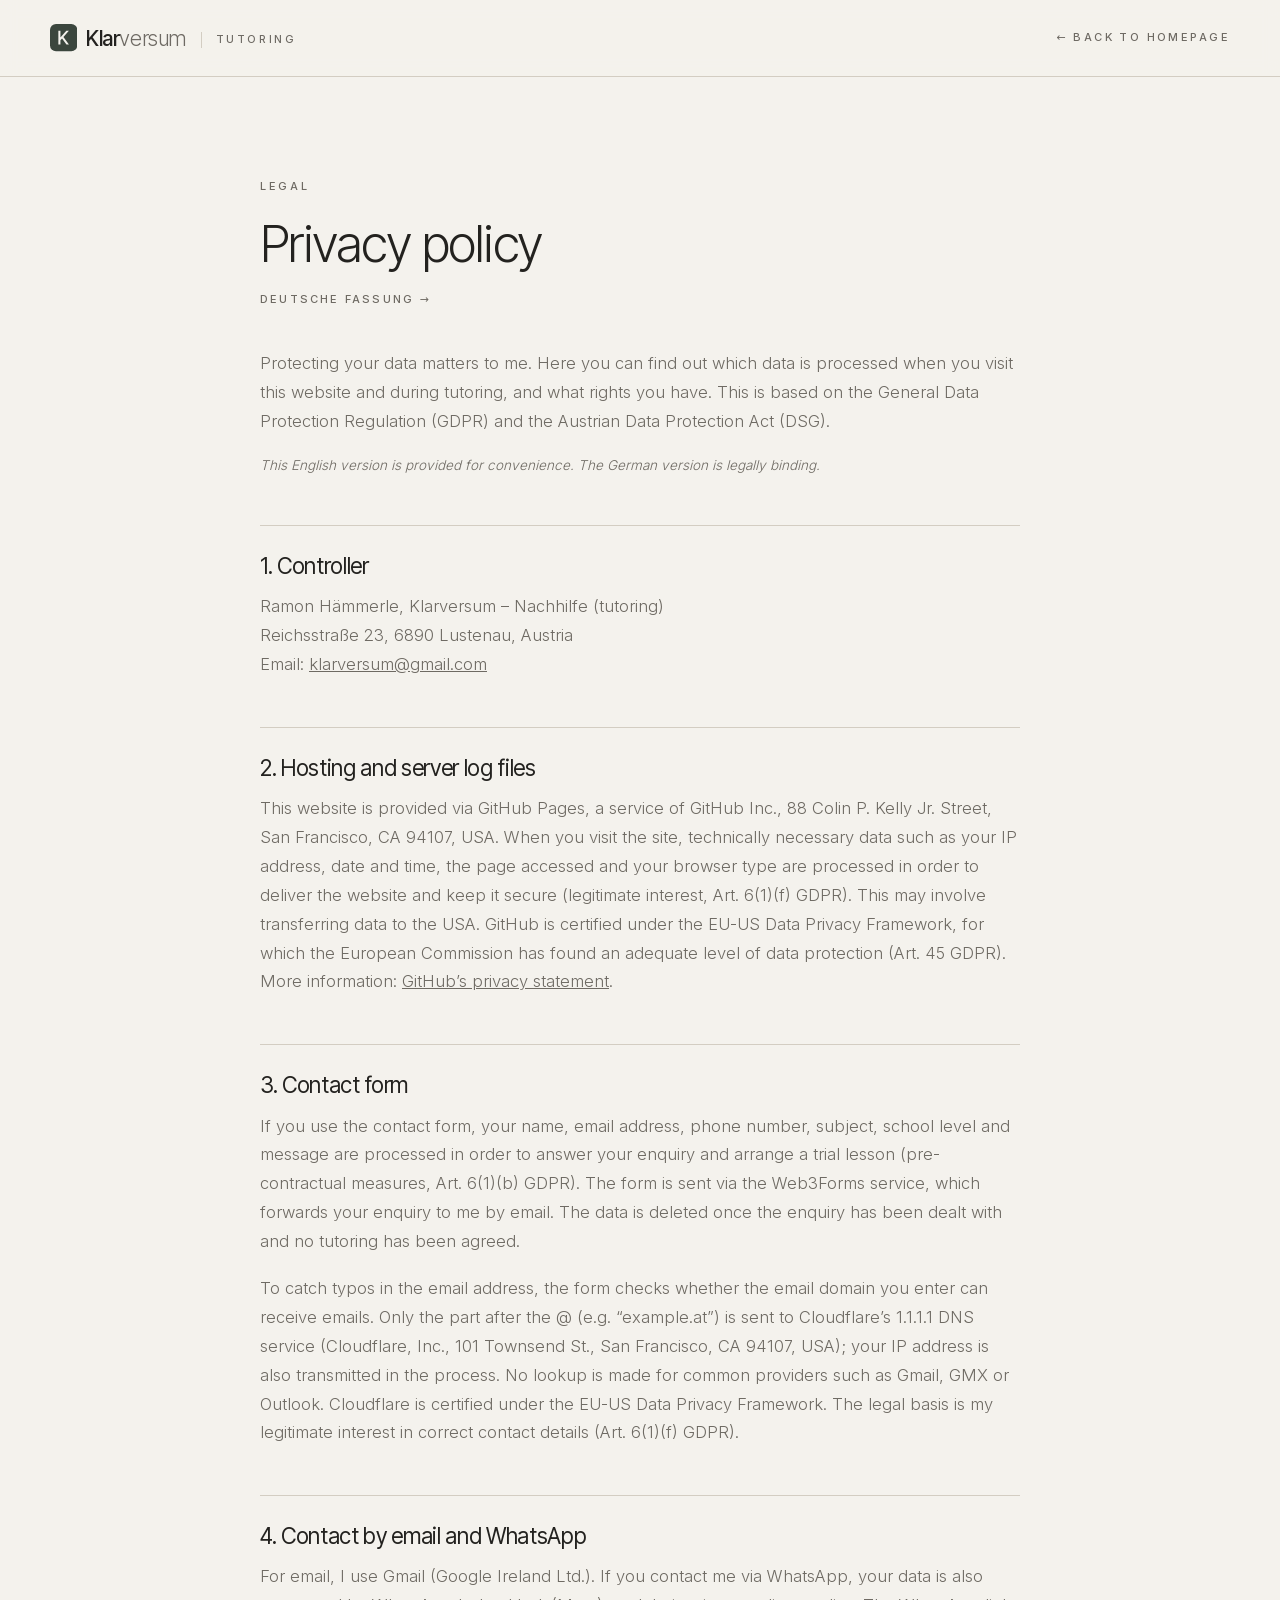
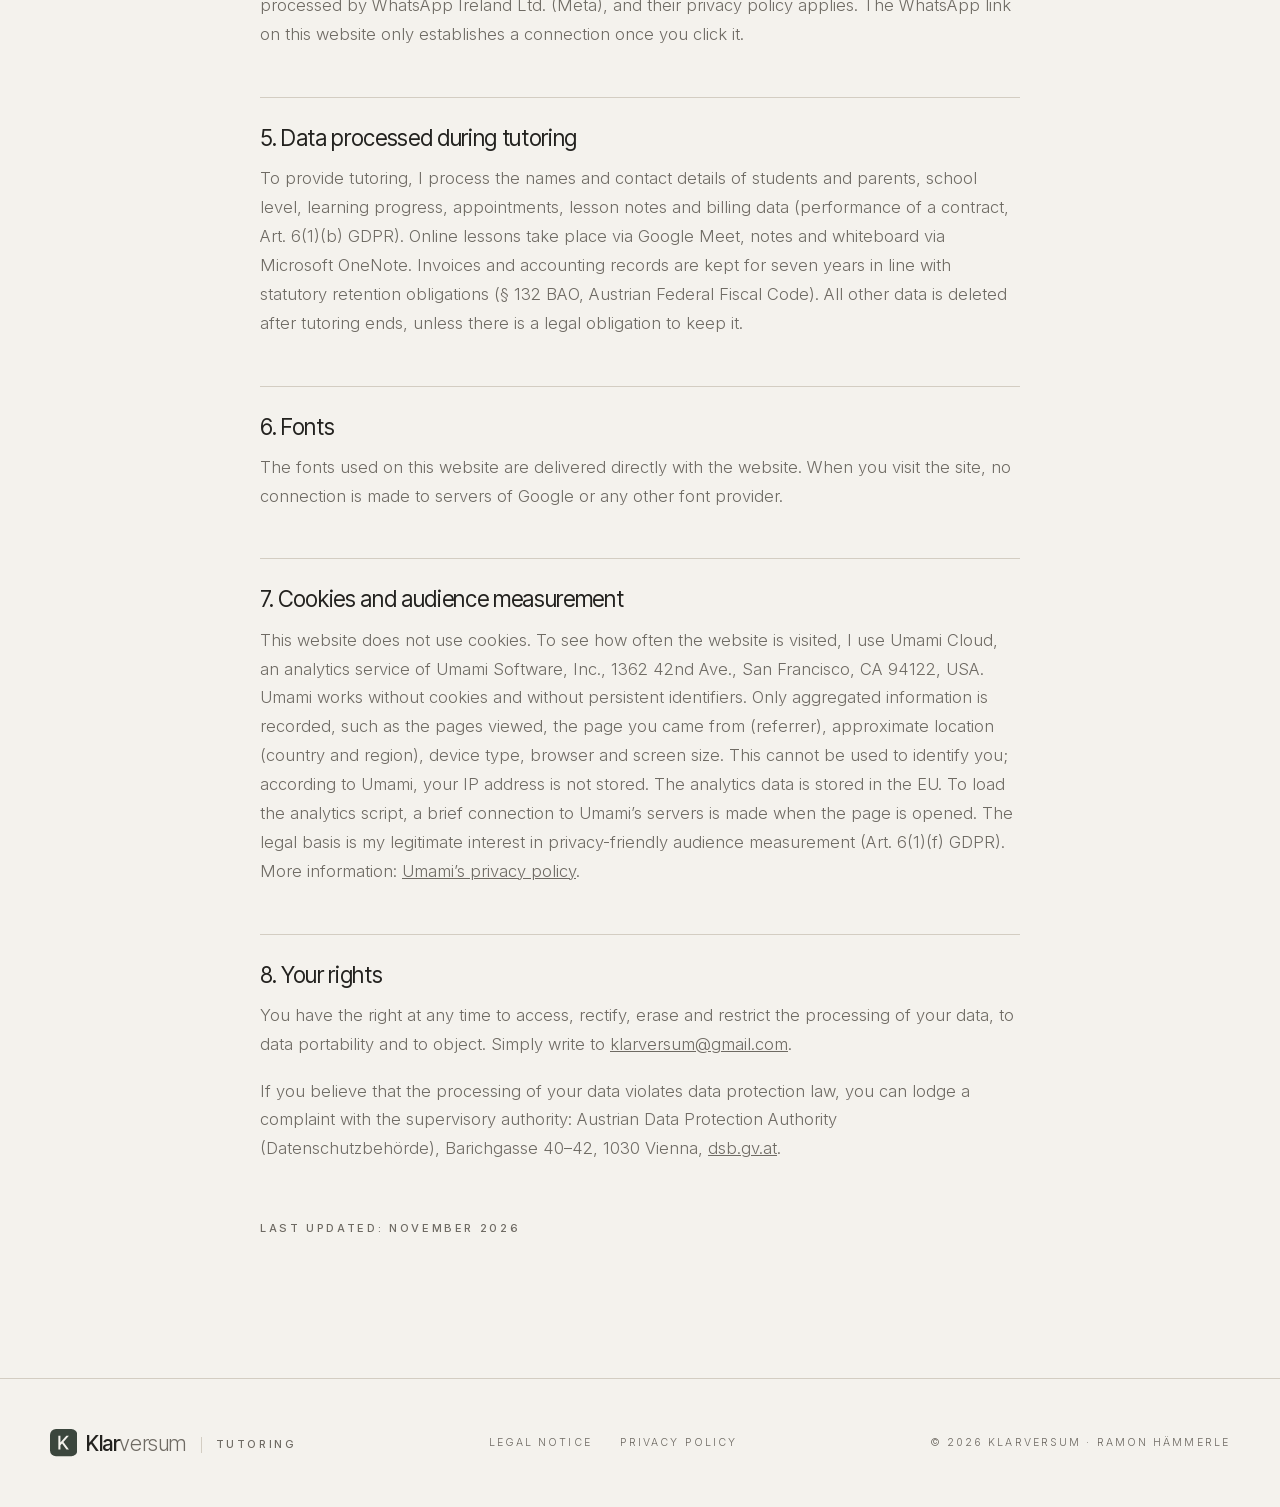
<file: datenschutz-en.html>
<!doctype html>
<html lang="en">
<head>
<meta charset="utf-8">
<meta name="viewport" content="width=device-width, initial-scale=1">
<title>Privacy policy · Klarversum Tutoring</title>
<meta name="robots" content="noindex">
<link rel="preload" href="fonts/inter-latin.woff2" as="font" type="font/woff2" crossorigin>
<link rel="icon" href="favicon.ico" sizes="any">
<link rel="icon" href="favicon.svg" type="image/svg+xml">
<link rel="apple-touch-icon" href="apple-touch-icon.png">
<link rel="stylesheet" href="style.css?v=44">
<script defer src="https://cloud.umami.is/script.js" data-website-id="71b133f1-44a5-4e5a-97ea-cd241fa193fd"></script>
</head>
<body>

<header class="site-header">
  <div class="wrap header-inner">
    <a href="en.html" class="logo"><svg class="logo-mark" viewBox="0 0 64 64" aria-hidden="true" focusable="false"><rect x="0.00" y="0.00" width="64.00" height="64.00" rx="14.00" fill="#3b463d"/><path fill="#f4f2ed" d="M19.6163729429245 48.005859375V15.994140625H24.44611918926239V31.299573183059692H24.841432213783264L38.28199899196625 15.994140625H44.332061409950256L31.441467881202698 30.397263526916504L44.3836270570755 48.005859375H38.556994795799255L28.218761801719666 33.71448826789856L24.44611918926239 38.07151007652283V48.005859375Z"/></svg>Klar<em>versum</em><span class="logo-tag">Tutoring</span></a>
    <a href="en.html" class="back">← <span>Back to </span>homepage</a>
  </div>
</header>

<main class="legal">
  <div class="wrap legal-inner">
    <p class="label">Legal</p>
    <h1>Privacy policy</h1>
    <p class="legal-lang"><a href="datenschutz.html" hreflang="de" lang="de">Deutsche Fassung →</a></p>

    <p>Protecting your data matters to me. Here you can find out which data is processed when you visit this website and during tutoring, and what rights you have. This is based on the General Data Protection Regulation (GDPR) and the Austrian Data Protection Act (DSG).</p>
    <p class="legal-note">This English version is provided for convenience. The German version is legally binding.</p>

    <h2>1. Controller</h2>
    <p>Ramon Hämmerle, Klarversum – Nachhilfe (tutoring)<br>
    Reichsstraße 23, 6890 Lustenau, Austria<br>
    Email: <a href="mailto:klarversum@gmail.com">klarversum@gmail.com</a></p>

    <h2>2. Hosting and server log files</h2>
    <p>This website is provided via GitHub Pages, a service of GitHub Inc., 88 Colin P. Kelly Jr. Street, San Francisco, CA 94107, USA. When you visit the site, technically necessary data such as your IP address, date and time, the page accessed and your browser type are processed in order to deliver the website and keep it secure (legitimate interest, Art. 6(1)(f) GDPR). This may involve transferring data to the USA. GitHub is certified under the EU-US Data Privacy Framework, for which the European Commission has found an adequate level of data protection (Art. 45 GDPR). More information: <a href="https://docs.github.com/en/site-policy/privacy-policies/github-general-privacy-statement" target="_blank" rel="noopener">GitHub’s privacy statement</a>.</p>

    <h2>3. Contact form</h2>
    <p>If you use the contact form, your name, email address, phone number, subject, school level and message are processed in order to answer your enquiry and arrange a trial lesson (pre-contractual measures, Art. 6(1)(b) GDPR). The form is sent via the Web3Forms service, which forwards your enquiry to me by email. The data is deleted once the enquiry has been dealt with and no tutoring has been agreed.</p>
    <p>To catch typos in the email address, the form checks whether the email domain you enter can receive emails. Only the part after the @ (e.g. “example.at”) is sent to Cloudflare’s 1.1.1.1 DNS service (Cloudflare, Inc., 101 Townsend St., San Francisco, CA 94107, USA); your IP address is also transmitted in the process. No lookup is made for common providers such as Gmail, GMX or Outlook. Cloudflare is certified under the EU-US Data Privacy Framework. The legal basis is my legitimate interest in correct contact details (Art. 6(1)(f) GDPR).</p>

    <h2>4. Contact by email and WhatsApp</h2>
    <p>For email, I use Gmail (Google Ireland Ltd.). If you contact me via WhatsApp, your data is also processed by WhatsApp Ireland Ltd. (Meta), and their privacy policy applies. The WhatsApp link on this website only establishes a connection once you click it.</p>

    <h2>5. Data processed during tutoring</h2>
    <p>To provide tutoring, I process the names and contact details of students and parents, school level, learning progress, appointments, lesson notes and billing data (performance of a contract, Art. 6(1)(b) GDPR). Online lessons take place via Google Meet, notes and whiteboard via Microsoft OneNote. Invoices and accounting records are kept for seven years in line with statutory retention obligations (§ 132 BAO, Austrian Federal Fiscal Code). All other data is deleted after tutoring ends, unless there is a legal obligation to keep it.</p>

    <h2>6. Fonts</h2>
    <p>The fonts used on this website are delivered directly with the website. When you visit the site, no connection is made to servers of Google or any other font provider.</p>

    <h2>7. Cookies and audience measurement</h2>
    <p>This website does not use cookies. To see how often the website is visited, I use Umami Cloud, an analytics service of Umami Software, Inc., 1362 42nd Ave., San Francisco, CA 94122, USA. Umami works without cookies and without persistent identifiers. Only aggregated information is recorded, such as the pages viewed, the page you came from (referrer), approximate location (country and region), device type, browser and screen size. This cannot be used to identify you; according to Umami, your IP address is not stored. The analytics data is stored in the EU. To load the analytics script, a brief connection to Umami’s servers is made when the page is opened. The legal basis is my legitimate interest in privacy-friendly audience measurement (Art. 6(1)(f) GDPR). More information: <a href="https://umami.is/privacy" target="_blank" rel="noopener">Umami’s privacy policy</a>.</p>

    <h2>8. Your rights</h2>
    <p>You have the right at any time to access, rectify, erase and restrict the processing of your data, to data portability and to object. Simply write to <a href="mailto:klarversum@gmail.com">klarversum@gmail.com</a>.</p>
    <p>If you believe that the processing of your data violates data protection law, you can lodge a complaint with the supervisory authority: Austrian Data Protection Authority (Datenschutzbehörde), Barichgasse 40–42, 1030 Vienna, <a href="https://www.dsb.gv.at" target="_blank" rel="noopener">dsb.gv.at</a>.</p>

    <p class="label" style="margin-top:56px">Last updated: November 2026</p>
  </div>
</main>

<footer class="site-footer">
  <div class="wrap footer-inner">
    <a href="en.html" class="logo"><svg class="logo-mark" viewBox="0 0 64 64" aria-hidden="true" focusable="false"><rect x="0.00" y="0.00" width="64.00" height="64.00" rx="14.00" fill="#3b463d"/><path fill="#f4f2ed" d="M19.6163729429245 48.005859375V15.994140625H24.44611918926239V31.299573183059692H24.841432213783264L38.28199899196625 15.994140625H44.332061409950256L31.441467881202698 30.397263526916504L44.3836270570755 48.005859375H38.556994795799255L28.218761801719666 33.71448826789856L24.44611918926239 38.07151007652283V48.005859375Z"/></svg>Klar<em>versum</em><span class="logo-tag">Tutoring</span></a>
    <nav><a href="impressum-en.html">Legal notice</a><a href="datenschutz-en.html">Privacy policy</a></nav>
    <span class="copy">© 2026 Klarversum · Ramon Hämmerle</span>
  </div>
</footer>
</body>
</html>
</file>
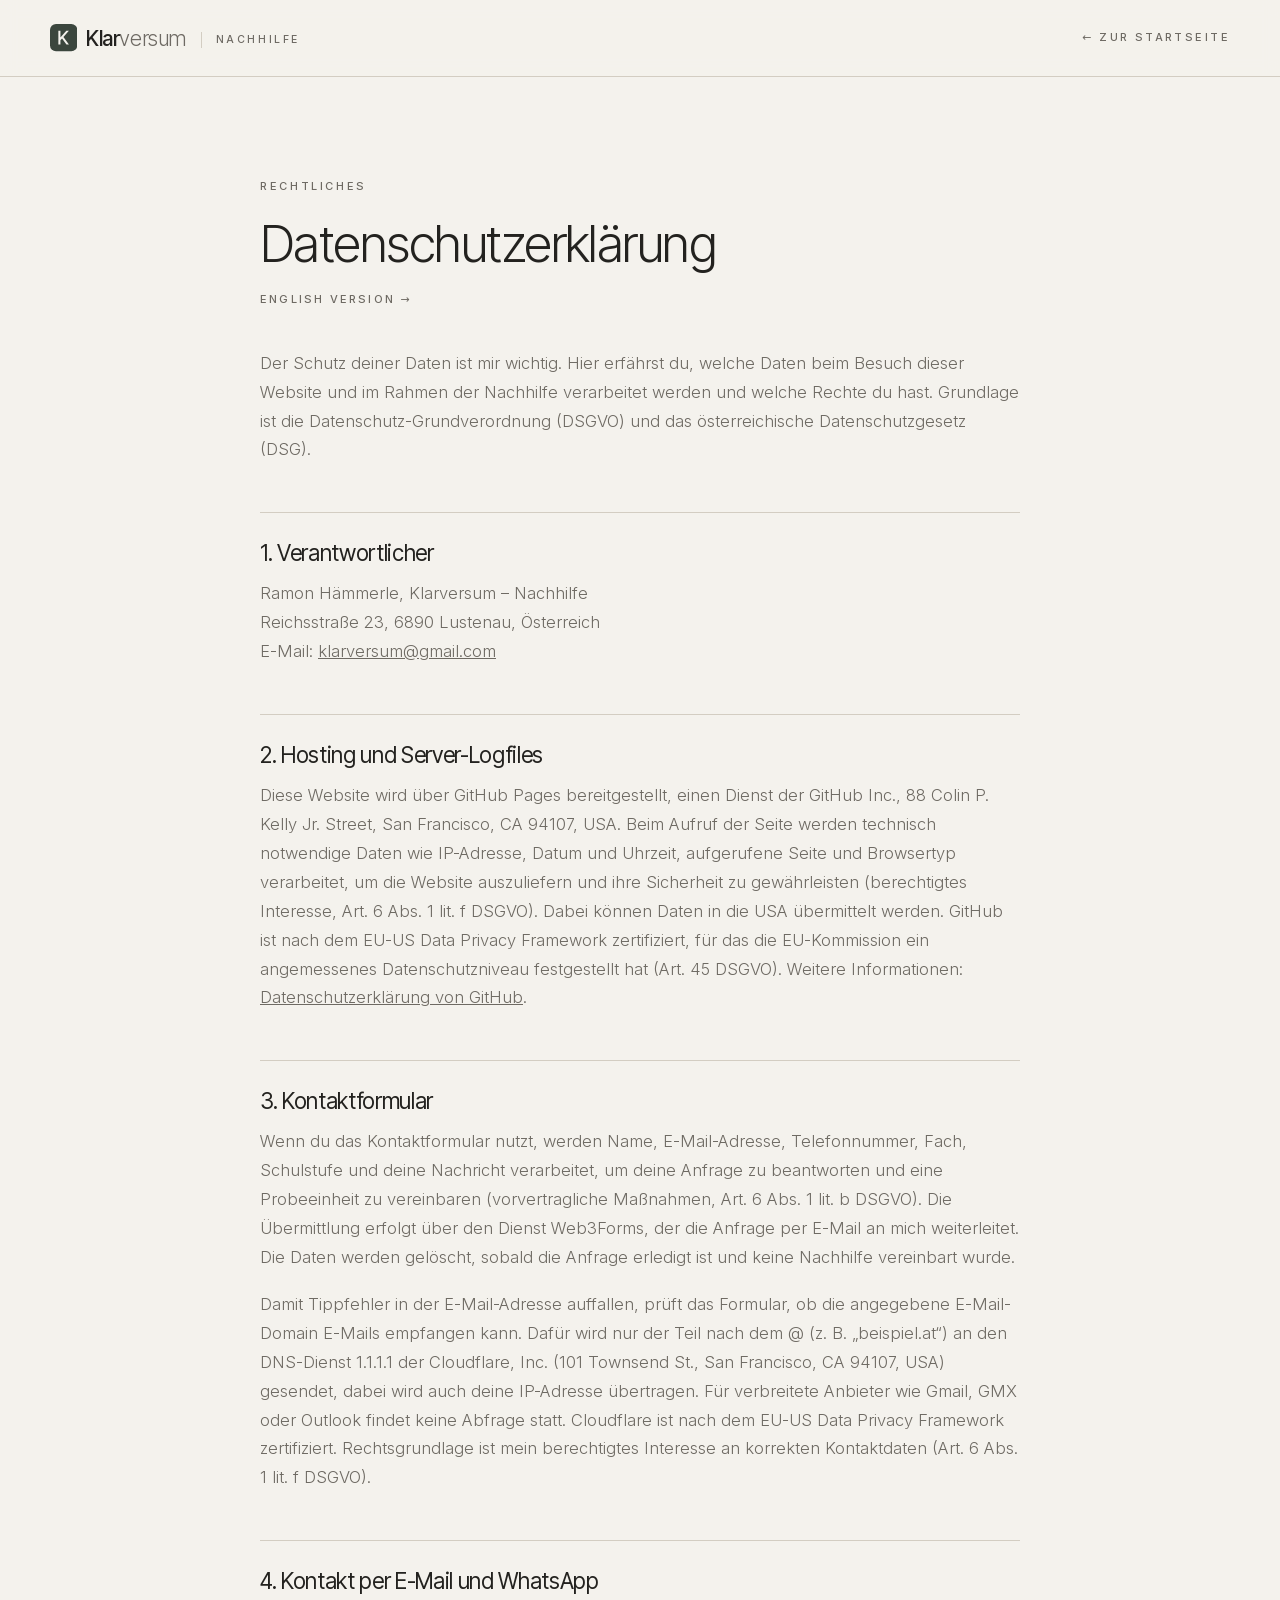
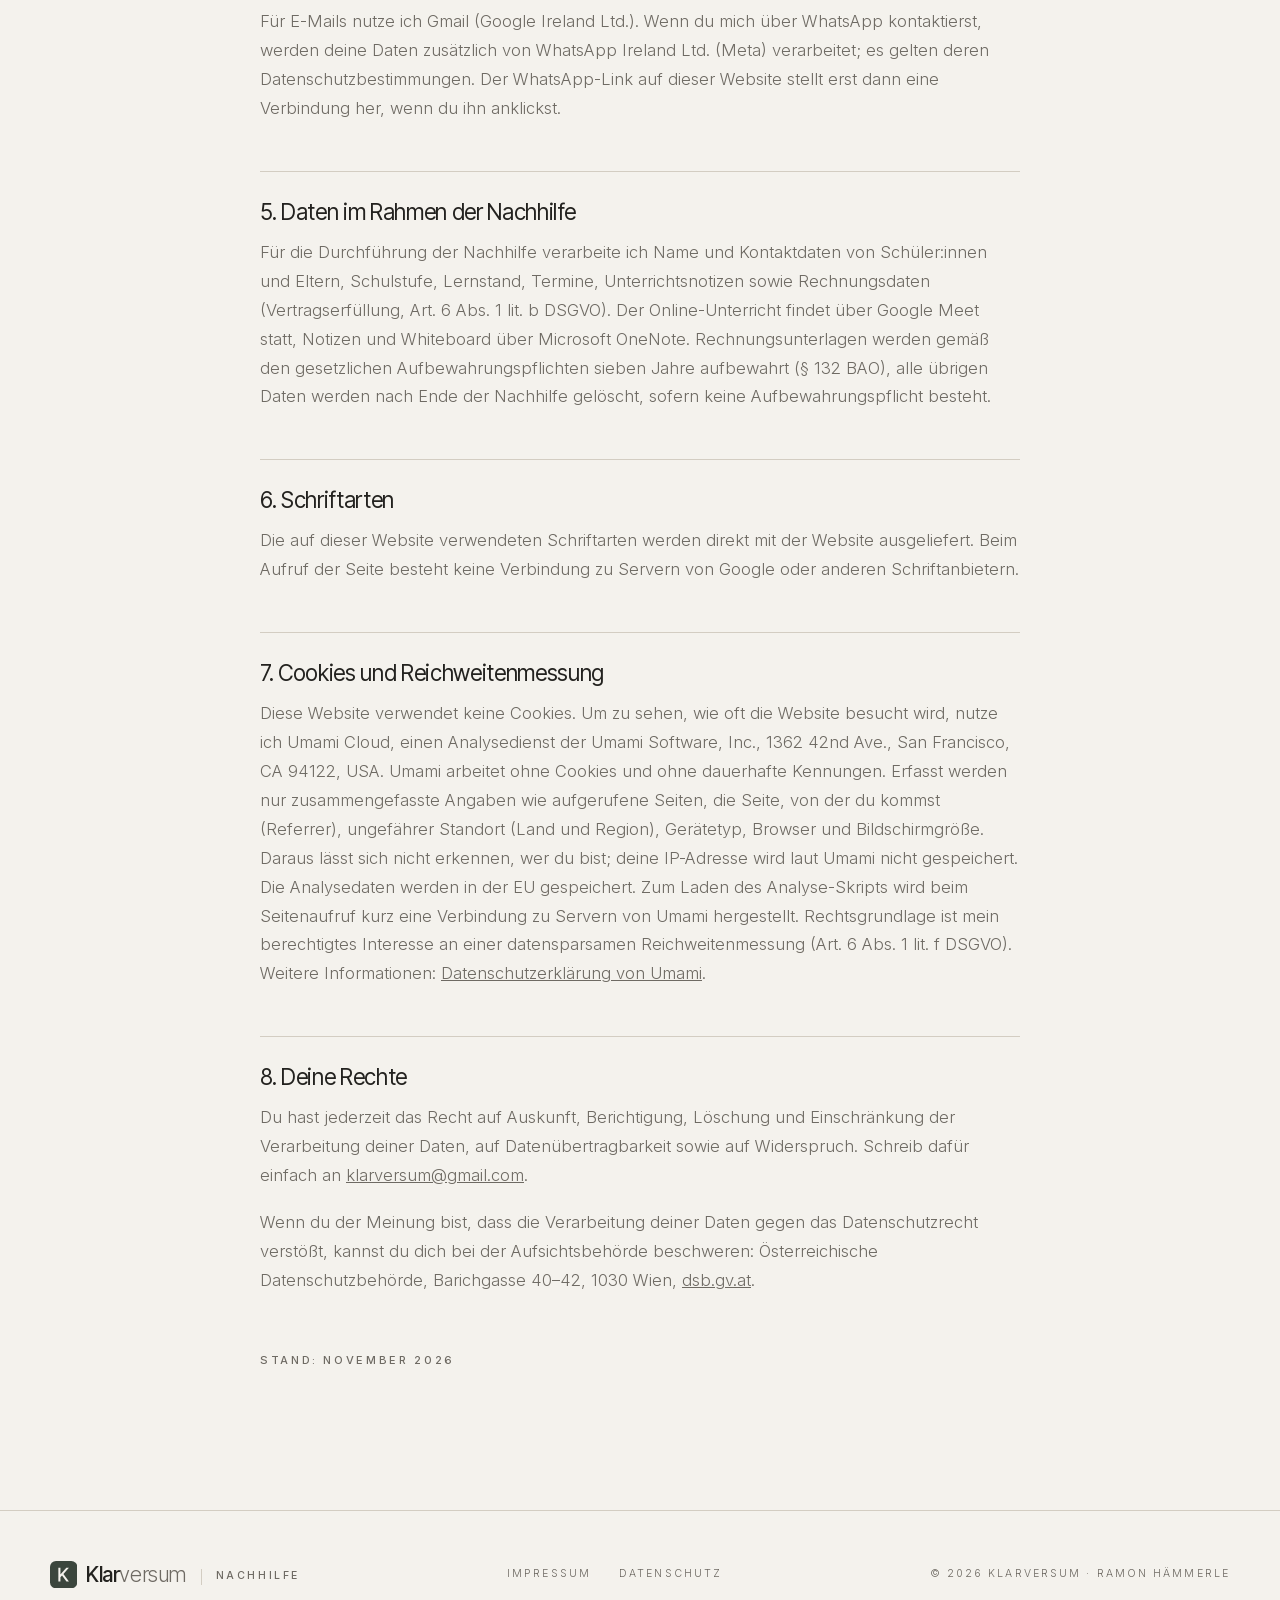
<file: datenschutz.html>
<!doctype html>
<html lang="de">
<head>
<meta charset="utf-8">
<meta name="viewport" content="width=device-width, initial-scale=1">
<title>Datenschutz · Klarversum Nachhilfe</title>
<meta name="robots" content="noindex">
<link rel="preload" href="fonts/inter-latin.woff2" as="font" type="font/woff2" crossorigin>
<link rel="icon" href="favicon.ico" sizes="any">
<link rel="icon" href="favicon.svg" type="image/svg+xml">
<link rel="apple-touch-icon" href="apple-touch-icon.png">
<link rel="stylesheet" href="style.css?v=44">
<script defer src="https://cloud.umami.is/script.js" data-website-id="71b133f1-44a5-4e5a-97ea-cd241fa193fd"></script>
</head>
<body>

<header class="site-header">
  <div class="wrap header-inner">
    <a href="index.html" class="logo"><svg class="logo-mark" viewBox="0 0 64 64" aria-hidden="true" focusable="false"><rect x="0.00" y="0.00" width="64.00" height="64.00" rx="14.00" fill="#3b463d"/><path fill="#f4f2ed" d="M19.6163729429245 48.005859375V15.994140625H24.44611918926239V31.299573183059692H24.841432213783264L38.28199899196625 15.994140625H44.332061409950256L31.441467881202698 30.397263526916504L44.3836270570755 48.005859375H38.556994795799255L28.218761801719666 33.71448826789856L24.44611918926239 38.07151007652283V48.005859375Z"/></svg>Klar<em>versum</em><span class="logo-tag">Nachhilfe</span></a>
    <a href="index.html" class="back">← <span>Zur </span>Startseite</a>
  </div>
</header>

<main class="legal">
  <div class="wrap legal-inner">
    <p class="label">Rechtliches</p>
    <h1>Datenschutzerklärung</h1>
    <p class="legal-lang"><a href="datenschutz-en.html" hreflang="en" lang="en">English version →</a></p>

    <p>Der Schutz deiner Daten ist mir wichtig. Hier erfährst du, welche Daten beim Besuch dieser Website und im Rahmen der Nachhilfe verarbeitet werden und welche Rechte du hast. Grundlage ist die Datenschutz-Grundverordnung (DSGVO) und das österreichische Datenschutzgesetz (DSG).</p>

    <h2>1. Verantwortlicher</h2>
    <p>Ramon Hämmerle, Klarversum – Nachhilfe<br>
    Reichsstraße 23, 6890 Lustenau, Österreich<br>
    E-Mail: <a href="mailto:klarversum@gmail.com">klarversum@gmail.com</a></p>

    <h2>2. Hosting und Server-Logfiles</h2>
    <p>Diese Website wird über GitHub Pages bereitgestellt, einen Dienst der GitHub Inc., 88 Colin P. Kelly Jr. Street, San Francisco, CA 94107, USA. Beim Aufruf der Seite werden technisch notwendige Daten wie IP-Adresse, Datum und Uhrzeit, aufgerufene Seite und Browsertyp verarbeitet, um die Website auszuliefern und ihre Sicherheit zu gewährleisten (berechtigtes Interesse, Art. 6 Abs. 1 lit. f DSGVO). Dabei können Daten in die USA übermittelt werden. GitHub ist nach dem EU-US Data Privacy Framework zertifiziert, für das die EU-Kommission ein angemessenes Datenschutzniveau festgestellt hat (Art. 45 DSGVO). Weitere Informationen: <a href="https://docs.github.com/de/site-policy/privacy-policies/github-general-privacy-statement" target="_blank" rel="noopener">Datenschutzerklärung von GitHub</a>.</p>

    <h2>3. Kontaktformular</h2>
    <p>Wenn du das Kontaktformular nutzt, werden Name, E-Mail-Adresse, Telefonnummer, Fach, Schulstufe und deine Nachricht verarbeitet, um deine Anfrage zu beantworten und eine Probeeinheit zu vereinbaren (vorvertragliche Maßnahmen, Art. 6 Abs. 1 lit. b DSGVO). Die Übermittlung erfolgt über den Dienst Web3Forms, der die Anfrage per E-Mail an mich weiterleitet. Die Daten werden gelöscht, sobald die Anfrage erledigt ist und keine Nachhilfe vereinbart wurde.</p>
    <p>Damit Tippfehler in der E-Mail-Adresse auffallen, prüft das Formular, ob die angegebene E-Mail-Domain E-Mails empfangen kann. Dafür wird nur der Teil nach dem @ (z. B. „beispiel.at“) an den DNS-Dienst 1.1.1.1 der Cloudflare, Inc. (101 Townsend St., San Francisco, CA 94107, USA) gesendet, dabei wird auch deine IP-Adresse übertragen. Für verbreitete Anbieter wie Gmail, GMX oder Outlook findet keine Abfrage statt. Cloudflare ist nach dem EU-US Data Privacy Framework zertifiziert. Rechtsgrundlage ist mein berechtigtes Interesse an korrekten Kontaktdaten (Art. 6 Abs. 1 lit. f DSGVO).</p>

    <h2>4. Kontakt per E-Mail und WhatsApp</h2>
    <p>Für E-Mails nutze ich Gmail (Google Ireland Ltd.). Wenn du mich über WhatsApp kontaktierst, werden deine Daten zusätzlich von WhatsApp Ireland Ltd. (Meta) verarbeitet; es gelten deren Datenschutzbestimmungen. Der WhatsApp-Link auf dieser Website stellt erst dann eine Verbindung her, wenn du ihn anklickst.</p>

    <h2>5. Daten im Rahmen der Nachhilfe</h2>
    <p>Für die Durchführung der Nachhilfe verarbeite ich Name und Kontaktdaten von Schüler:innen und Eltern, Schulstufe, Lernstand, Termine, Unterrichtsnotizen sowie Rechnungsdaten (Vertragserfüllung, Art. 6 Abs. 1 lit. b DSGVO). Der Online-Unterricht findet über Google Meet statt, Notizen und Whiteboard über Microsoft OneNote. Rechnungsunterlagen werden gemäß den gesetzlichen Aufbewahrungspflichten sieben Jahre aufbewahrt (§ 132 BAO), alle übrigen Daten werden nach Ende der Nachhilfe gelöscht, sofern keine Aufbewahrungspflicht besteht.</p>

    <h2>6. Schriftarten</h2>
    <p>Die auf dieser Website verwendeten Schriftarten werden direkt mit der Website ausgeliefert. Beim Aufruf der Seite besteht keine Verbindung zu Servern von Google oder anderen Schriftanbietern.</p>

    <h2>7. Cookies und Reichweitenmessung</h2>
    <p>Diese Website verwendet keine Cookies. Um zu sehen, wie oft die Website besucht wird, nutze ich Umami Cloud, einen Analysedienst der Umami Software, Inc., 1362 42nd Ave., San Francisco, CA 94122, USA. Umami arbeitet ohne Cookies und ohne dauerhafte Kennungen. Erfasst werden nur zusammengefasste Angaben wie aufgerufene Seiten, die Seite, von der du kommst (Referrer), ungefährer Standort (Land und Region), Gerätetyp, Browser und Bildschirmgröße. Daraus lässt sich nicht erkennen, wer du bist; deine IP-Adresse wird laut Umami nicht gespeichert. Die Analysedaten werden in der EU gespeichert. Zum Laden des Analyse-Skripts wird beim Seitenaufruf kurz eine Verbindung zu Servern von Umami hergestellt. Rechtsgrundlage ist mein berechtigtes Interesse an einer datensparsamen Reichweitenmessung (Art. 6 Abs. 1 lit. f DSGVO). Weitere Informationen: <a href="https://umami.is/privacy" target="_blank" rel="noopener">Datenschutzerklärung von Umami</a>.</p>

    <h2>8. Deine Rechte</h2>
    <p>Du hast jederzeit das Recht auf Auskunft, Berichtigung, Löschung und Einschränkung der Verarbeitung deiner Daten, auf Datenübertragbarkeit sowie auf Widerspruch. Schreib dafür einfach an <a href="mailto:klarversum@gmail.com">klarversum@gmail.com</a>.</p>
    <p>Wenn du der Meinung bist, dass die Verarbeitung deiner Daten gegen das Datenschutzrecht verstößt, kannst du dich bei der Aufsichtsbehörde beschweren: Österreichische Datenschutzbehörde, Barichgasse 40–42, 1030 Wien, <a href="https://www.dsb.gv.at" target="_blank" rel="noopener">dsb.gv.at</a>.</p>

    <p class="label" style="margin-top:56px">Stand: November 2026</p>
  </div>
</main>

<footer class="site-footer">
  <div class="wrap footer-inner">
    <a href="index.html" class="logo"><svg class="logo-mark" viewBox="0 0 64 64" aria-hidden="true" focusable="false"><rect x="0.00" y="0.00" width="64.00" height="64.00" rx="14.00" fill="#3b463d"/><path fill="#f4f2ed" d="M19.6163729429245 48.005859375V15.994140625H24.44611918926239V31.299573183059692H24.841432213783264L38.28199899196625 15.994140625H44.332061409950256L31.441467881202698 30.397263526916504L44.3836270570755 48.005859375H38.556994795799255L28.218761801719666 33.71448826789856L24.44611918926239 38.07151007652283V48.005859375Z"/></svg>Klar<em>versum</em><span class="logo-tag">Nachhilfe</span></a>
    <nav><a href="impressum.html">Impressum</a><a href="datenschutz.html">Datenschutz</a></nav>
    <span class="copy">© 2026 Klarversum · Ramon Hämmerle</span>
  </div>
</footer>
</body>
</html>
</file>
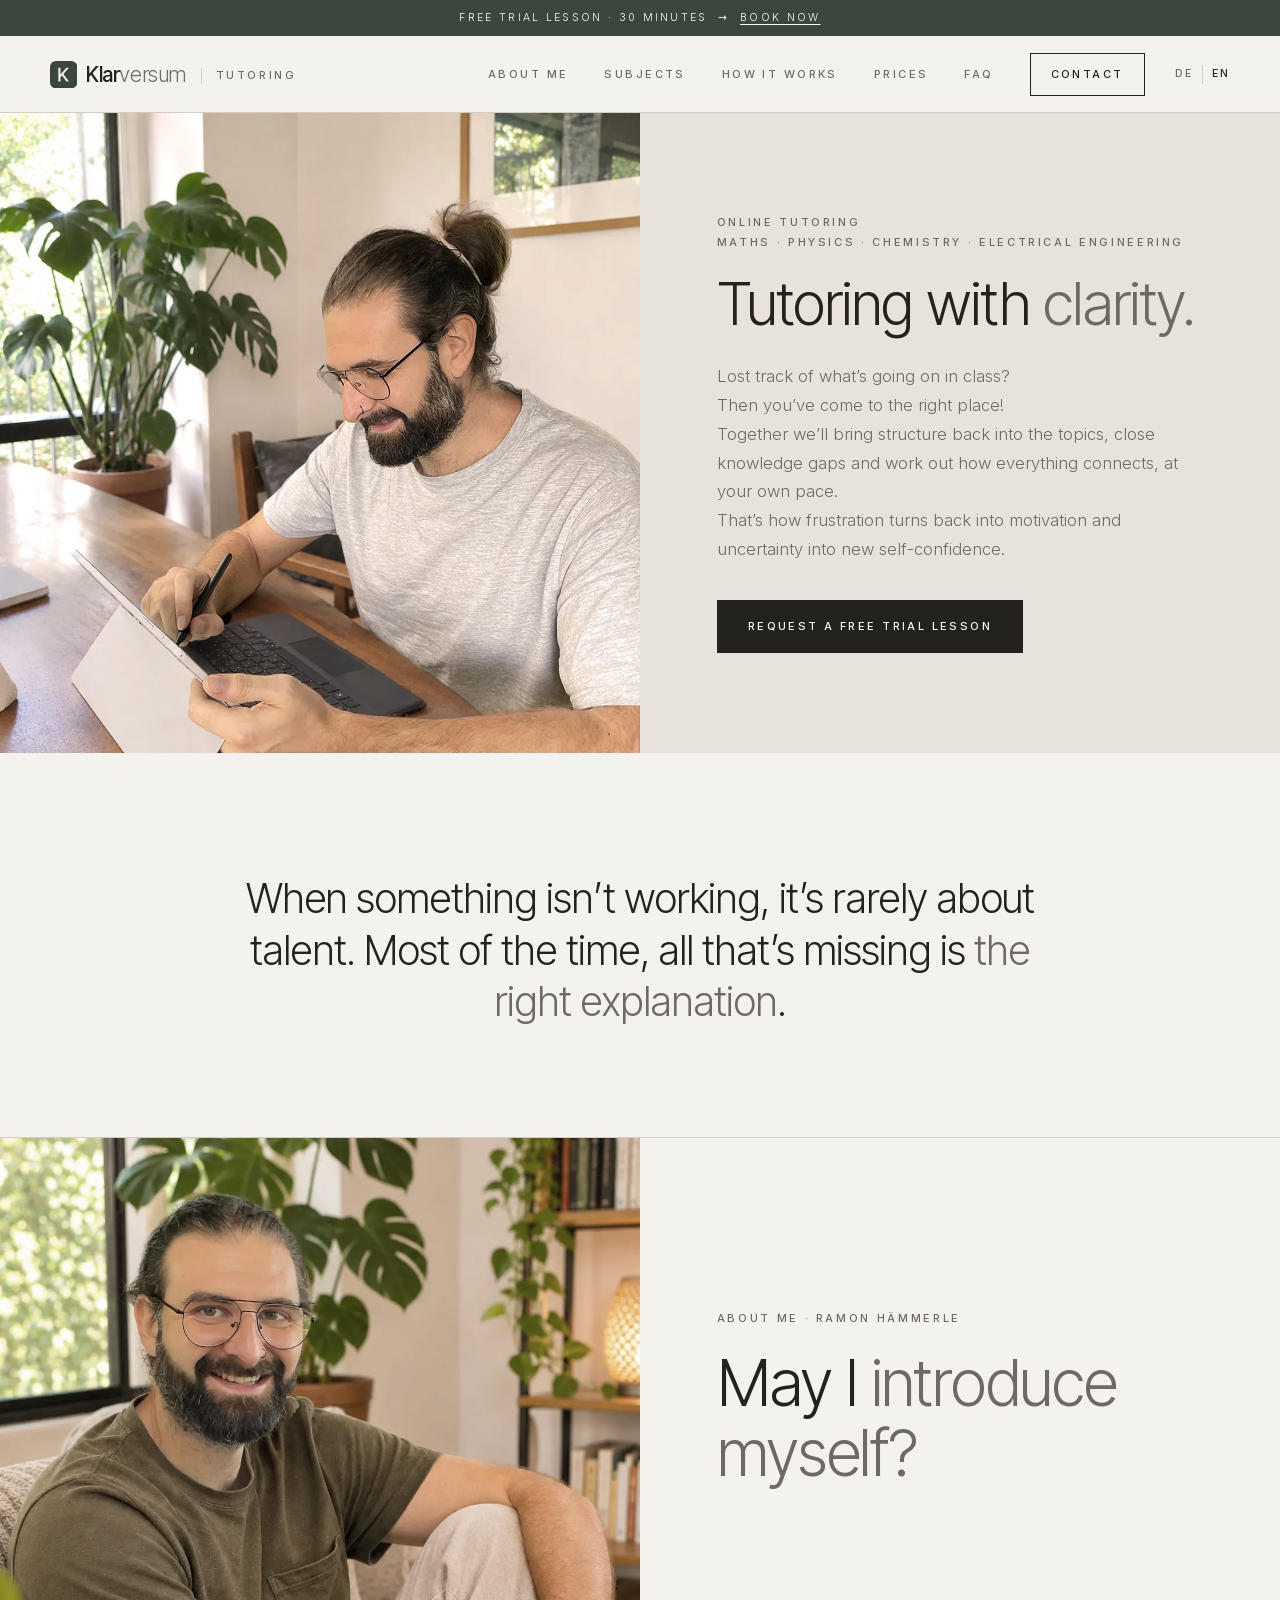
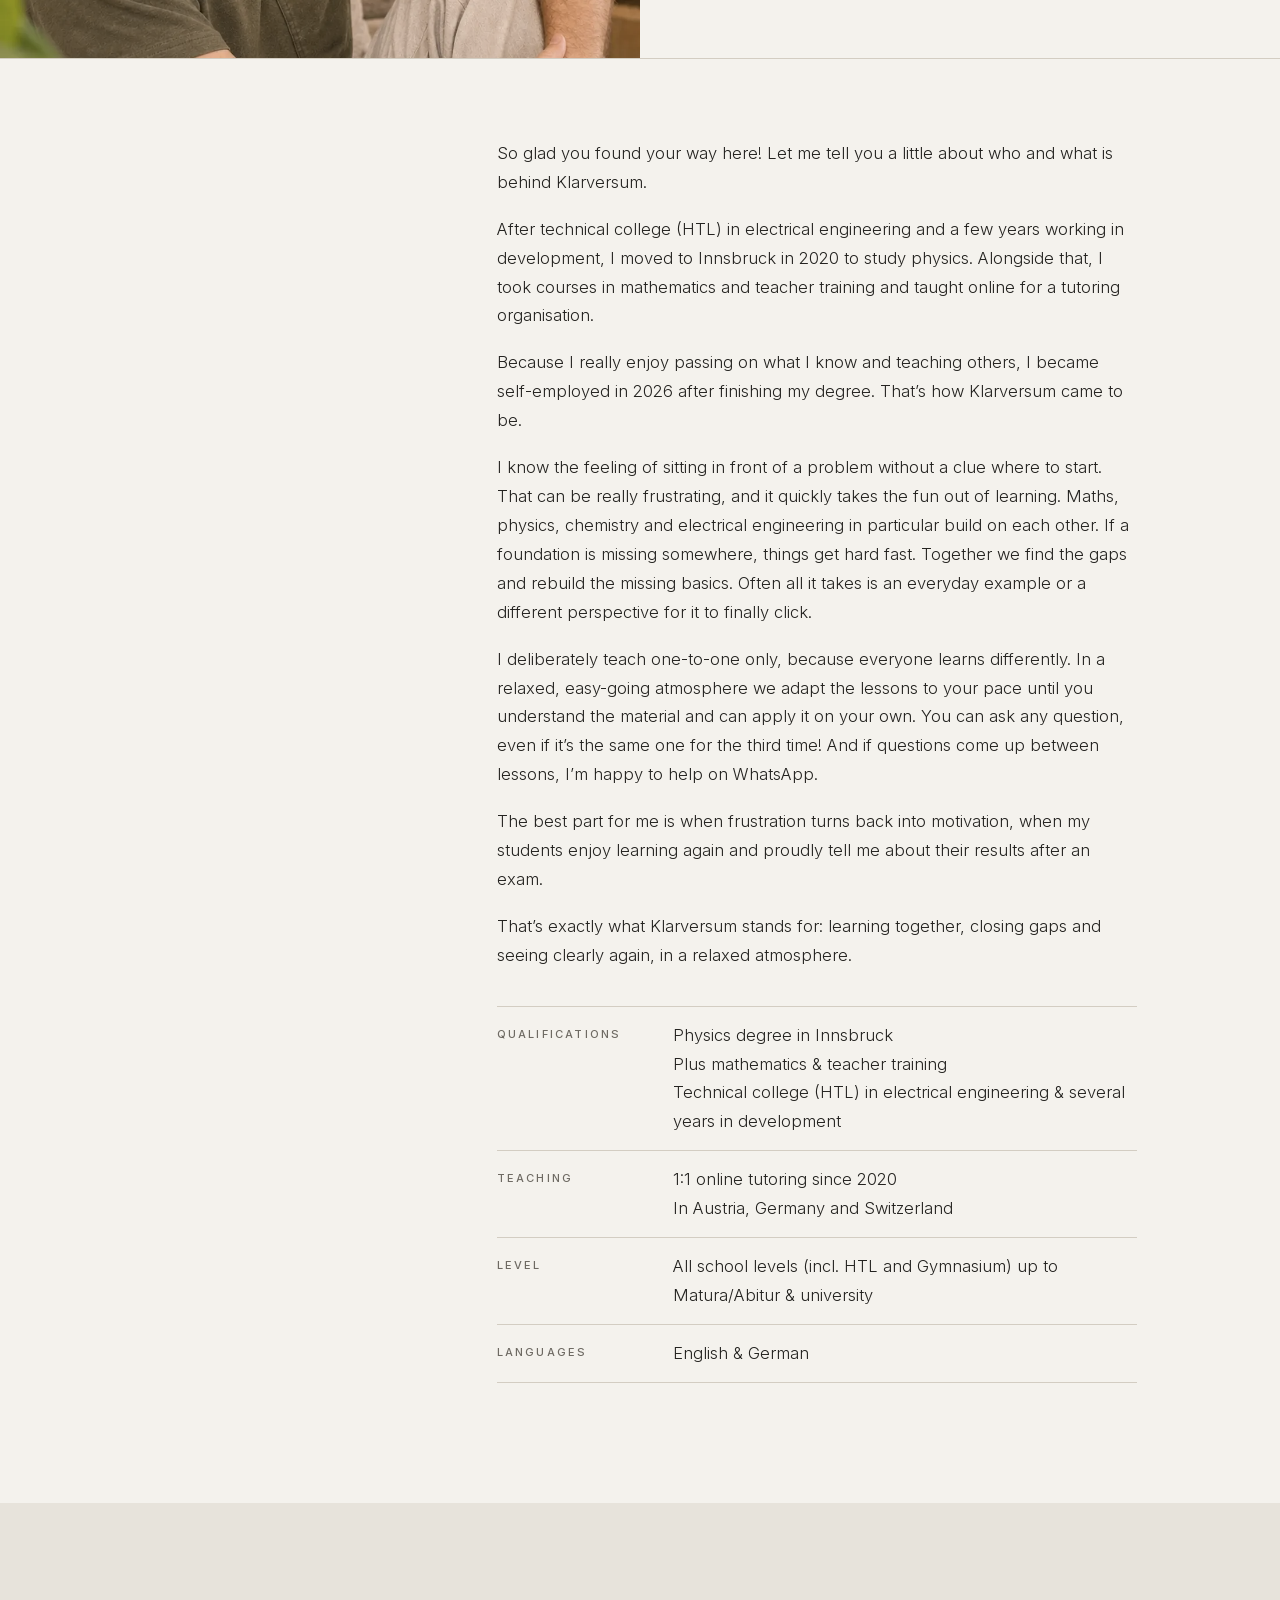
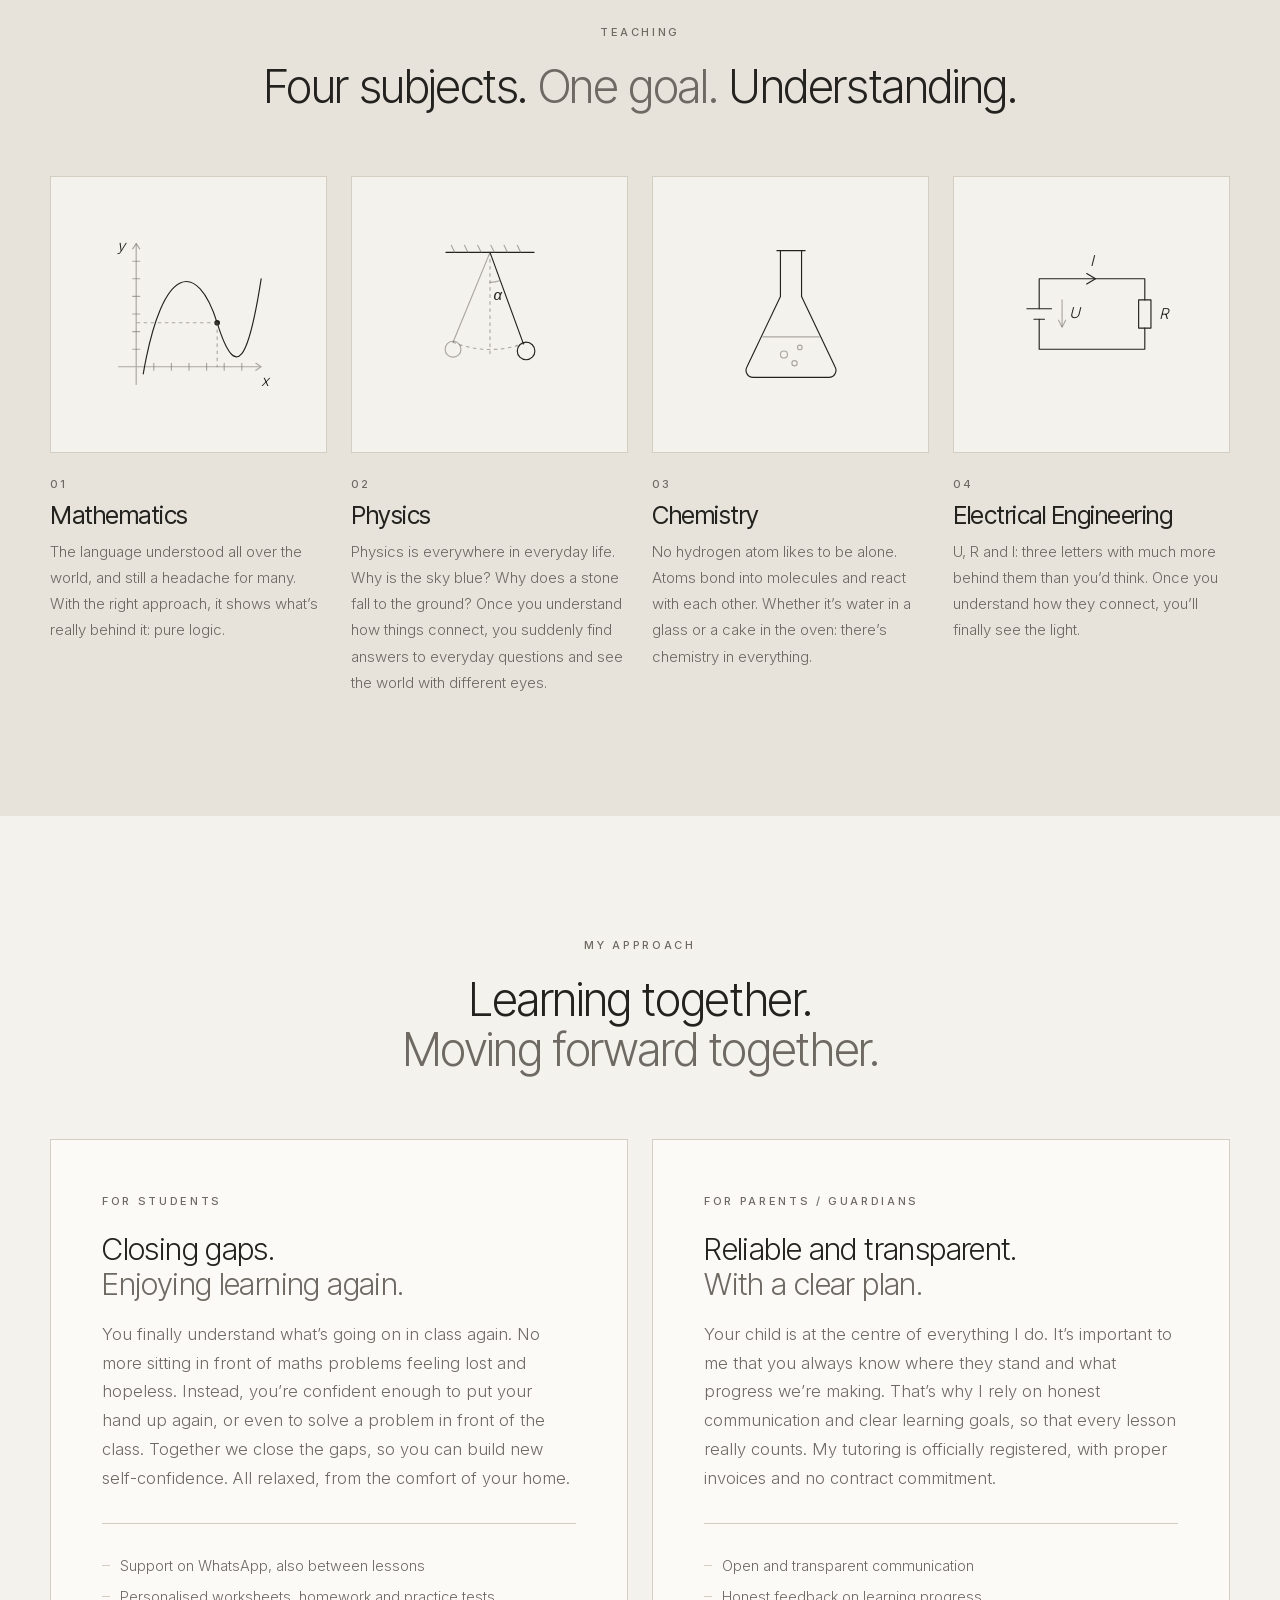
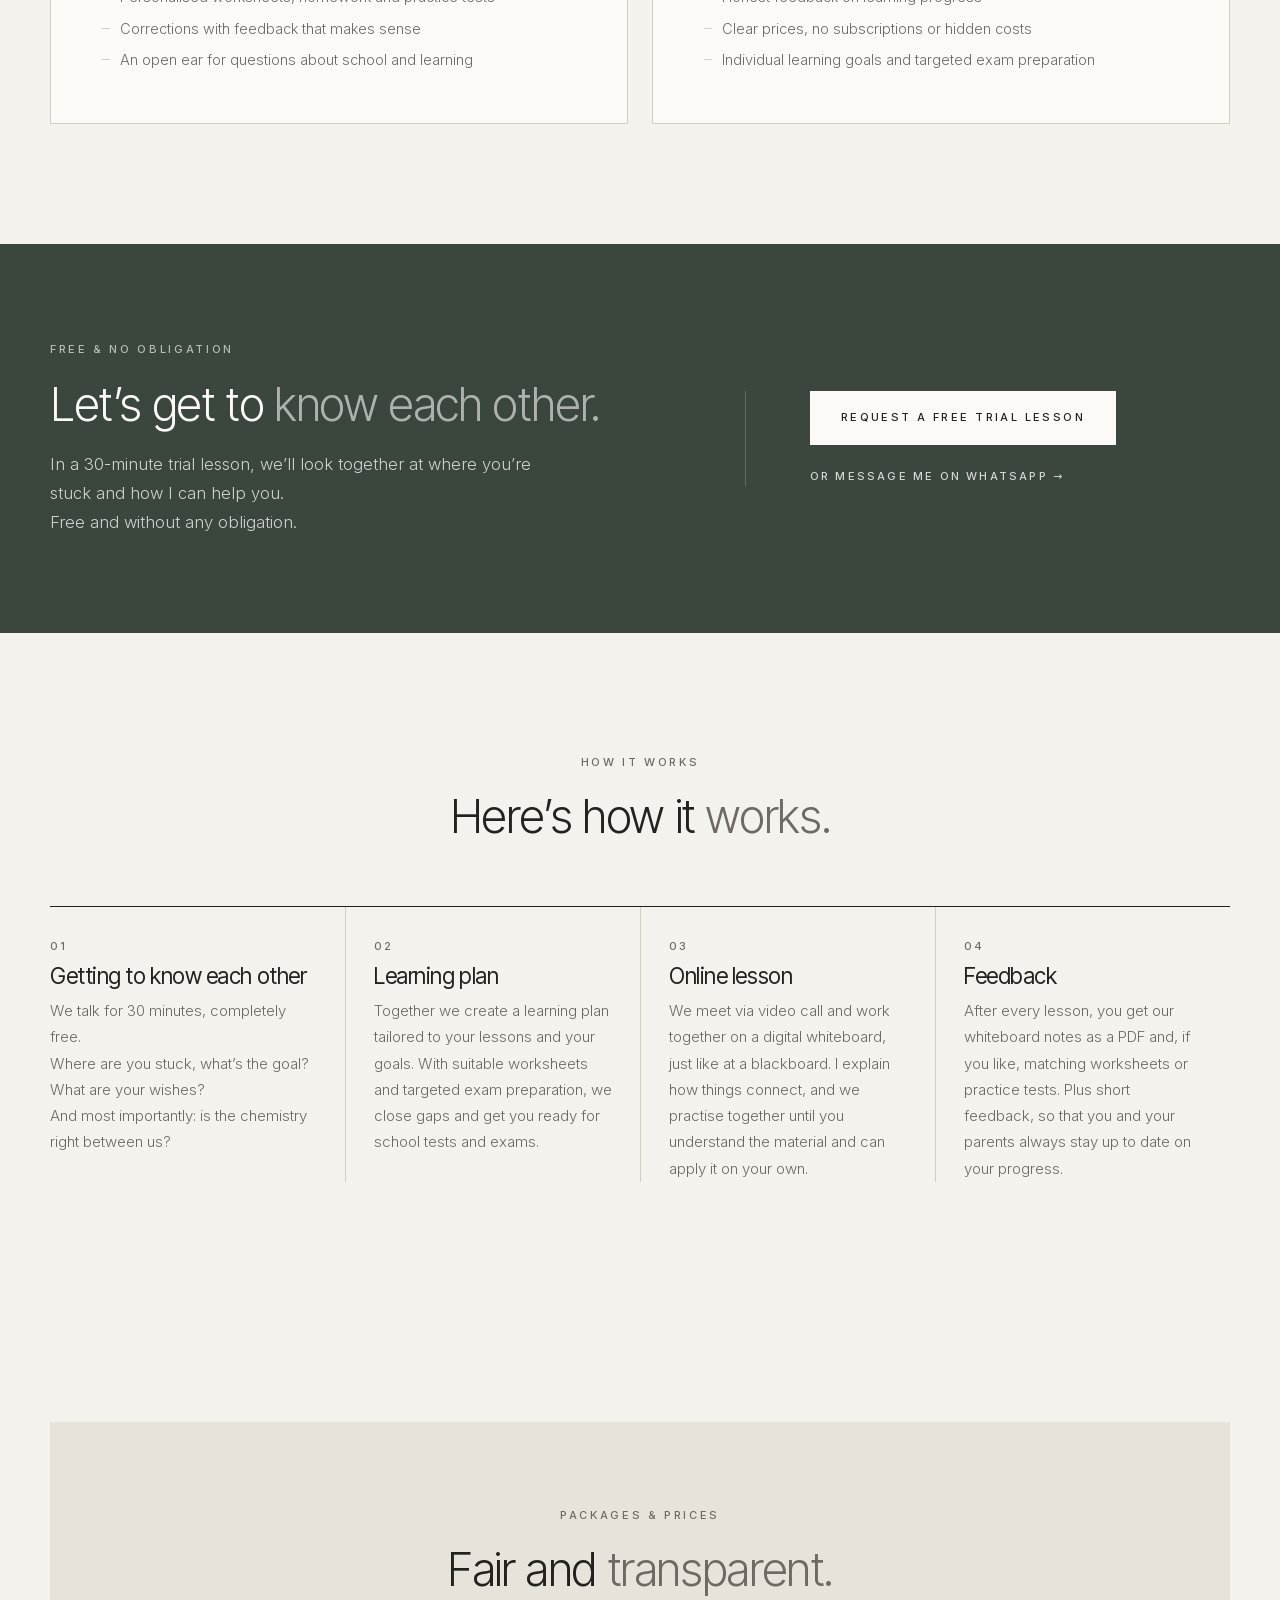
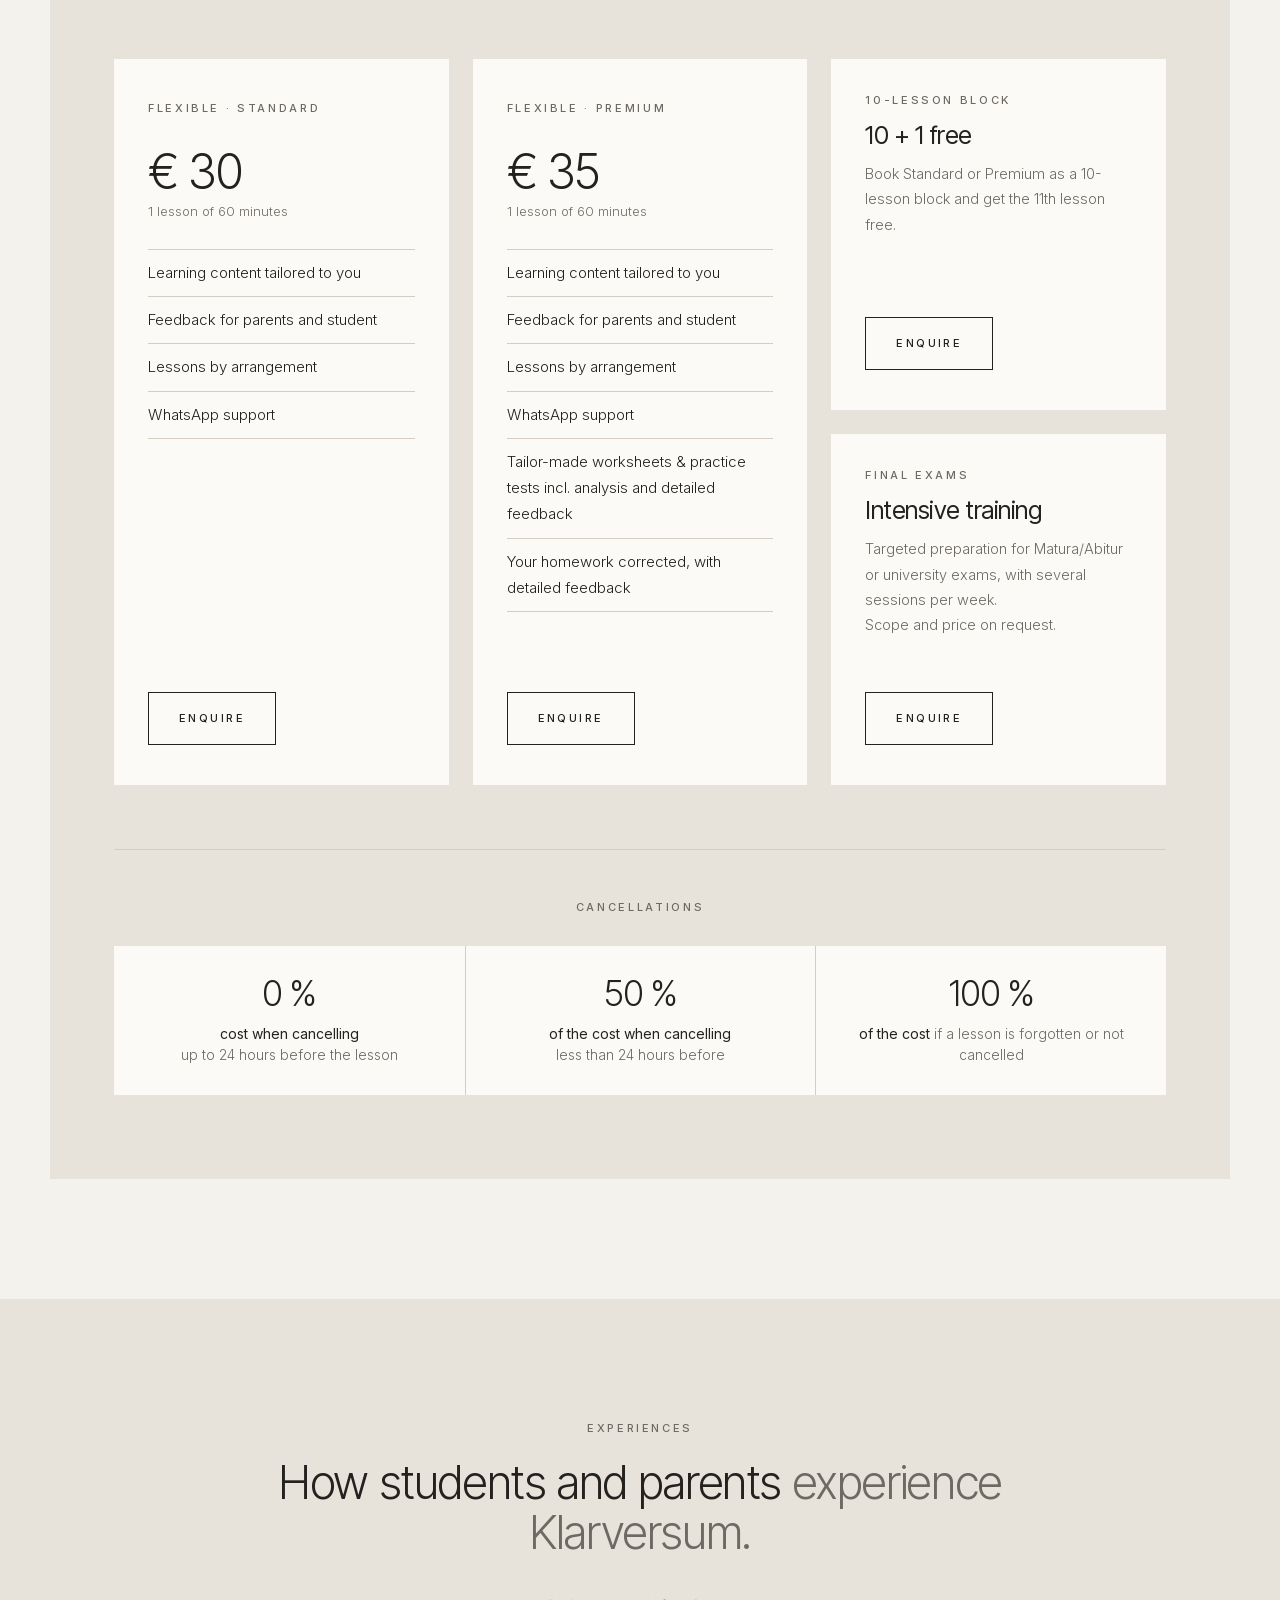
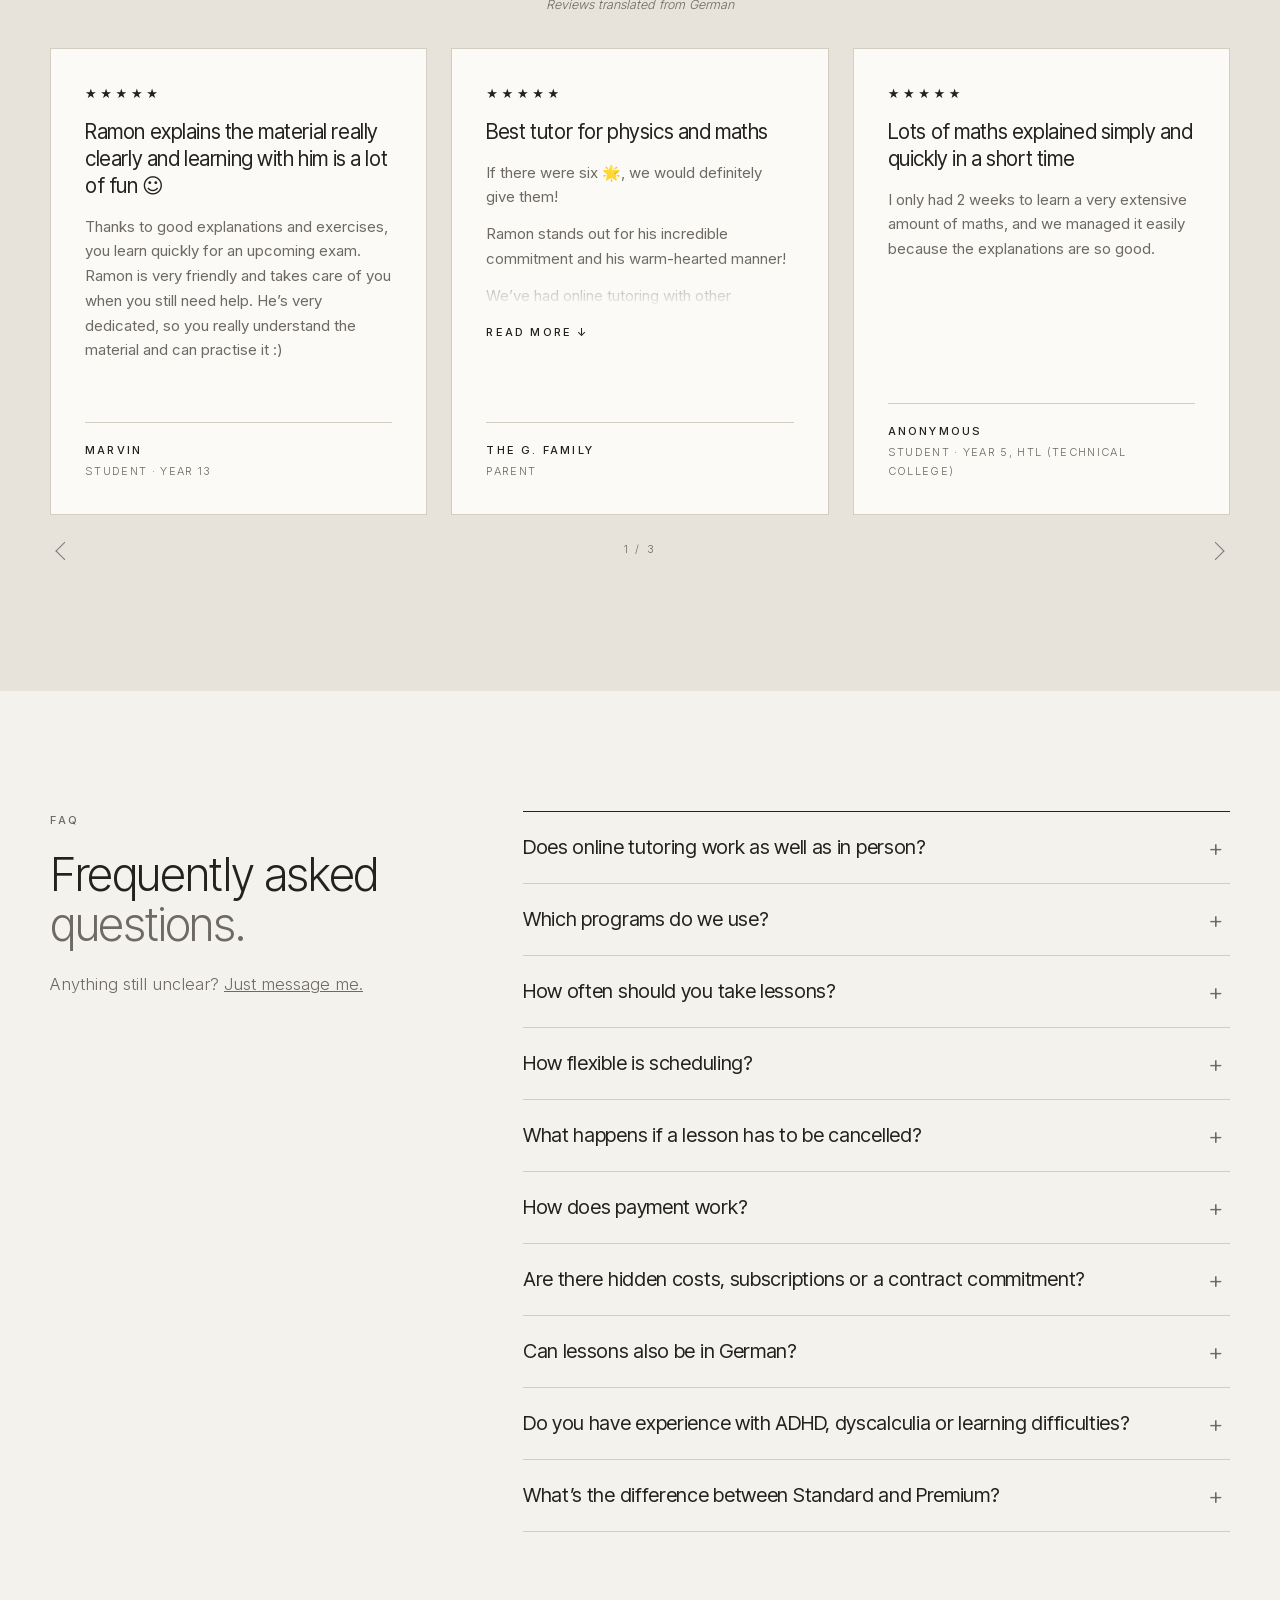
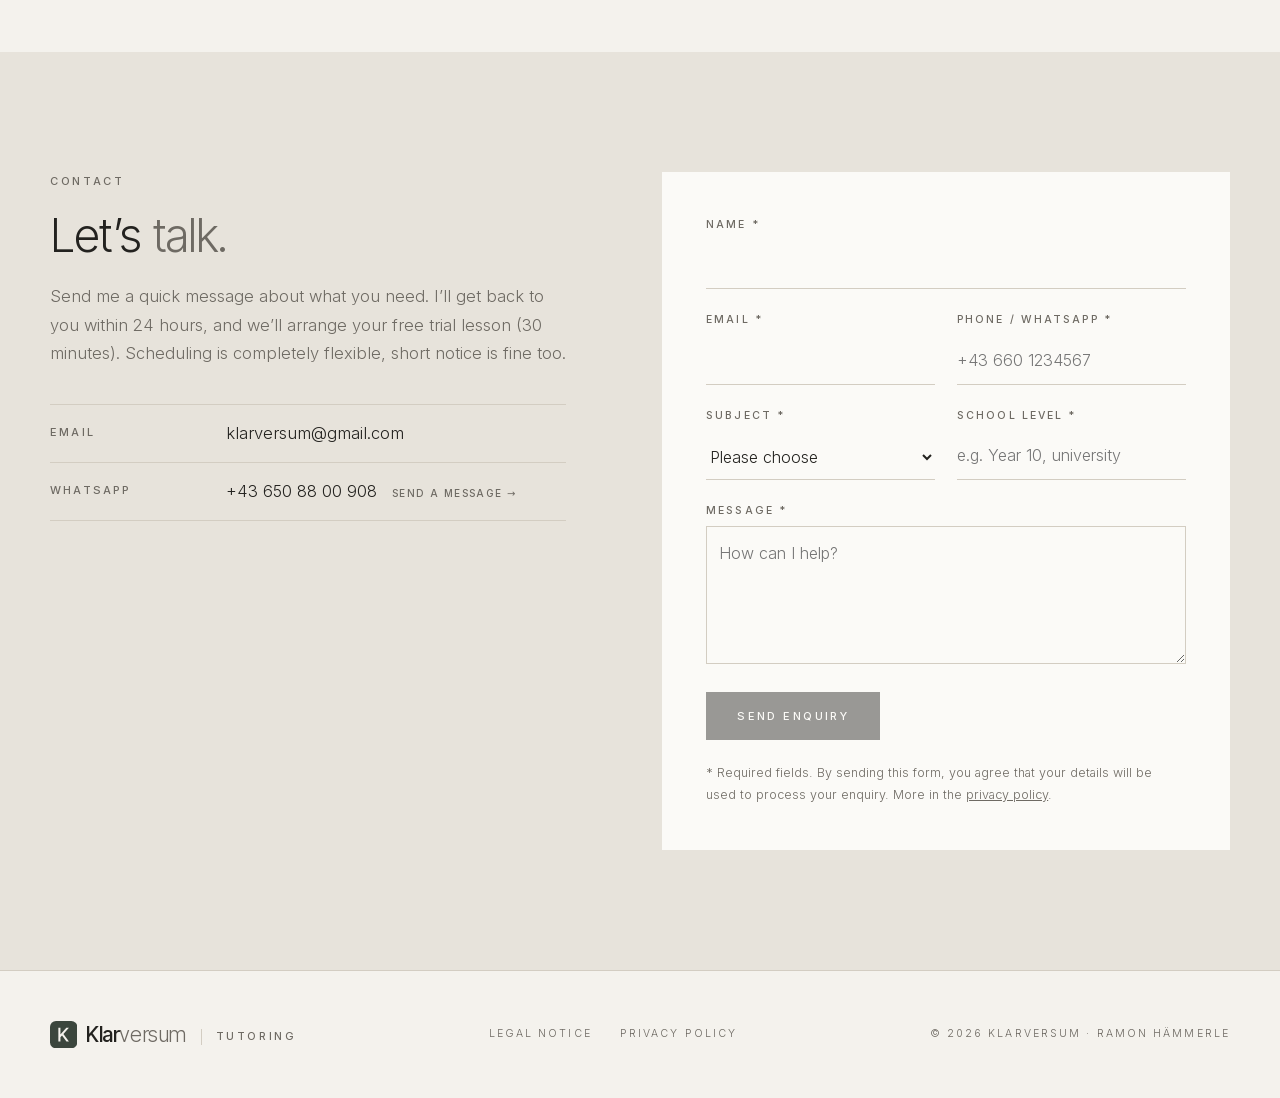
<file: en.html>
<!doctype html>
<html lang="en">
<head>
<meta charset="utf-8">
<meta name="viewport" content="width=device-width, initial-scale=1">
<title>Online Tutoring in English · Maths &amp; Physics · Klarversum</title>
<meta name="description" content="Personal 1:1 online tutoring with Ramon Hämmerle in maths, physics, chemistry and electrical engineering – in English or German. Free trial lesson.">
<link rel="alternate" hreflang="de" href="https://klarversum.at/">
<link rel="alternate" hreflang="en" href="https://klarversum.at/en.html">
<link rel="alternate" hreflang="x-default" href="https://klarversum.at/">
<link rel="canonical" href="https://klarversum.at/en.html">
<meta name="theme-color" content="#3b463d">
<meta property="og:type" content="website">
<meta property="og:site_name" content="Klarversum">
<meta property="og:title" content="Online Tutoring in English · Maths &amp; Physics · Klarversum">
<meta property="og:description" content="Personal 1:1 online tutoring with Ramon Hämmerle in maths, physics, chemistry and electrical engineering – in English or German. Free trial lesson.">
<meta property="og:url" content="https://klarversum.at/en.html">
<meta property="og:image" content="https://klarversum.at/images/og-klarversum.jpg">
<meta property="og:image:width" content="1200">
<meta property="og:image:height" content="630">
<meta property="og:locale" content="en_GB">
<meta property="og:locale:alternate" content="de_AT">
<meta name="twitter:card" content="summary_large_image">
<script type="application/ld+json">
{
 "@context": "https://schema.org",
 "@graph": [
  {
   "@type": "EducationalOrganization",
   "@id": "https://klarversum.at/#organisation",
   "name": "Klarversum",
   "alternateName": "Klarversum Nachhilfe",
   "url": "https://klarversum.at/",
   "logo": "https://klarversum.at/images/logo-512.png",
   "image": "https://klarversum.at/images/og-klarversum.jpg",
   "description": "Personal 1:1 online tutoring in maths, physics, chemistry and electrical engineering with Ramon Hämmerle – for all school levels up to Matura/Abitur and for university, in Austria, Germany and Switzerland, in English and German.",
   "email": "klarversum@gmail.com",
   "telephone": "+43 650 8800908",
   "founder": {
    "@id": "https://klarversum.at/#ramon"
   },
   "areaServed": [
    {
     "@type": "Country",
     "name": "Austria"
    },
    {
     "@type": "Country",
     "name": "Germany"
    },
    {
     "@type": "Country",
     "name": "Switzerland"
    }
   ],
   "availableLanguage": [
    "de",
    "en"
   ],
   "knowsAbout": [
    "Mathematics",
    "Physics",
    "Chemistry",
    "Electrical engineering",
    "Matura preparation"
   ],
   "makesOffer": [
    {
     "@type": "Offer",
     "name": "Standard",
     "description": "1:1 online tutoring, 60 minutes, incl. WhatsApp support",
     "priceSpecification": {
      "@type": "UnitPriceSpecification",
      "price": 30,
      "priceCurrency": "EUR",
      "unitText": "60 min"
     }
    },
    {
     "@type": "Offer",
     "name": "Premium",
     "description": "1:1 online tutoring, 60 minutes, with custom worksheets, practice exams and corrections",
     "priceSpecification": {
      "@type": "UnitPriceSpecification",
      "price": 35,
      "priceCurrency": "EUR",
      "unitText": "60 min"
     }
    }
   ]
  },
  {
   "@type": "Person",
   "@id": "https://klarversum.at/#ramon",
   "name": "Ramon Hämmerle",
   "jobTitle": "Tutor",
   "worksFor": {
    "@id": "https://klarversum.at/#organisation"
   },
   "image": "https://klarversum.at/images/ramon-portrait.webp",
   "knowsLanguage": [
    "de",
    "en"
   ],
   "description": "Physics degree in Innsbruck, plus mathematics and teacher training, HTL in electrical engineering and several years in development; 1:1 online tutoring since 2020."
  },
  {
   "@type": "WebSite",
   "@id": "https://klarversum.at/#website",
   "url": "https://klarversum.at/",
   "name": "Klarversum",
   "inLanguage": [
    "de",
    "en"
   ],
   "publisher": {
    "@id": "https://klarversum.at/#organisation"
   }
  },
  {
   "@type": "FAQPage",
   "@id": "https://klarversum.at/en.html#faq",
   "inLanguage": "en",
   "mainEntity": [
    {
     "@type": "Question",
     "name": "Does online tutoring work as well as in person?",
     "acceptedAnswer": {
      "@type": "Answer",
      "text": "In fact, my experience is that online tutoring often works even better! 😊 Of course, it also depends on how you learn. On the digital whiteboard, we work together as if we were standing right in front of a blackboard. Plus, you save the journey there and back and can use that time for practising or revising."
     }
    },
    {
     "@type": "Question",
     "name": "Which programs do we use?",
     "acceptedAnswer": {
      "@type": "Answer",
      "text": "We meet via Google Meet. You don’t need your own account, and on a computer you don’t need any extra software either. I’ll send you the link before the lesson via WhatsApp or email. We work together on a digital whiteboard in OneNote. After every lesson, you get our notes as a PDF, so you can look everything up at any time and use it for studying."
     }
    },
    {
     "@type": "Question",
     "name": "How often should you take lessons?",
     "acceptedAnswer": {
      "@type": "Answer",
      "text": "That of course depends on how much material we need to catch up on. Generally, I recommend one lesson per week to close knowledge gaps and keep up with the current topics. That way, what you’ve learned sticks better and we avoid unnecessary stress before exams. If needed, we can of course add extra lessons before tests or exams."
     }
    },
    {
     "@type": "Question",
     "name": "How flexible is scheduling?",
     "acceptedAnswer": {
      "@type": "Answer",
      "text": "Very flexible! As I’m self-employed, I’m not tied to fixed hours. Weekends have proven to work especially well: there’s no school, everyone is more relaxed and minds are fresh. On weekday evenings, after a long day at school, concentration is often already used up. In the end, it’s your call. Just message me any time, we’ll always find a solution that works."
     }
    },
    {
     "@type": "Question",
     "name": "What happens if a lesson has to be cancelled?",
     "acceptedAnswer": {
      "@type": "Answer",
      "text": "No problem, it happens! You can cancel or reschedule free of charge up to 24 hours in advance. For later cancellations, I charge 50 % of the cost, and 100 % for lessons that are forgotten or not cancelled. In case of unforeseen events or illness, we’ll of course find an individual solution."
     }
    },
    {
     "@type": "Question",
     "name": "How does payment work?",
     "acceptedAnswer": {
      "@type": "Answer",
      "text": "You’ll receive an official invoice by email and, if you prefer, on WhatsApp. It lists all your lessons clearly. You can simply transfer the amount to the account stated."
     }
    },
    {
     "@type": "Question",
     "name": "Are there hidden costs, subscriptions or a contract commitment?",
     "acceptedAnswer": {
      "@type": "Answer",
      "text": "No! With me, there are no hidden costs, subscriptions or contract commitments. All prices and services are listed transparently. WhatsApp support and quick questions between lessons don’t cost anything extra either."
     }
    },
    {
     "@type": "Question",
     "name": "Can lessons also be in German?",
     "acceptedAnswer": {
      "@type": "Answer",
      "text": "Yes, of course. I teach in both English and German."
     }
    },
    {
     "@type": "Question",
     "name": "Do you have experience with ADHD, dyscalculia or learning difficulties?",
     "acceptedAnswer": {
      "@type": "Answer",
      "text": "Yes, I have a lot of experience with different learning difficulties, especially ADHD and dyscalculia. I adapt the pace, the explanations and the structure of the lessons individually. What matters to me is finding a way of learning together that works for you."
     }
    },
    {
     "@type": "Question",
     "name": "What’s the difference between Standard and Premium?",
     "acceptedAnswer": {
      "@type": "Answer",
      "text": "Both packages include individual 1:1 lessons and WhatsApp support between lessons. With Premium, I also create personalised worksheets with review questions and practice tests that are tailored exactly to your level. This way, we can check and strengthen your knowledge, spot possible weak points and work on them specifically, so you’re well prepared for exams. I correct your answers and give you detailed feedback. You can also send me your own exercises, homework or tests you’ve already written for correction at any time. You’ll get detailed feedback, and if needed, we’ll go through the tricky parts together in the next lesson."
     }
    }
   ]
  }
 ]
}
</script>
<link rel="preload" href="fonts/inter-latin.woff2" as="font" type="font/woff2" crossorigin>
<link rel="icon" href="favicon.ico" sizes="any">
<link rel="icon" href="favicon.svg" type="image/svg+xml">
<link rel="apple-touch-icon" href="apple-touch-icon.png">
<link rel="stylesheet" href="style.css?v=44">
<script defer src="https://cloud.umami.is/script.js" data-website-id="71b133f1-44a5-4e5a-97ea-cd241fa193fd"></script>
</head>
<body>


<a href="#contact" class="topbar">Free trial lesson · 30 minutes &nbsp;→&nbsp; <span>Book now</span></a>

<header class="site-header">
  <div class="wrap header-inner">
    <a href="#top" class="logo"><svg class="logo-mark" viewBox="0 0 64 64" aria-hidden="true" focusable="false"><rect x="0.00" y="0.00" width="64.00" height="64.00" rx="14.00" fill="#3b463d"/><path fill="#f4f2ed" d="M19.6163729429245 48.005859375V15.994140625H24.44611918926239V31.299573183059692H24.841432213783264L38.28199899196625 15.994140625H44.332061409950256L31.441467881202698 30.397263526916504L44.3836270570755 48.005859375H38.556994795799255L28.218761801719666 33.71448826789856L24.44611918926239 38.07151007652283V48.005859375Z"/></svg>Klar<em>versum</em><span class="logo-tag">Tutoring</span></a>
    <nav class="nav">
      <a href="#about">About me</a>
      <a href="#subjects">Subjects</a>
      <a href="#process">How it works</a>
      <a href="#prices">Prices</a>
      <a href="#faq">FAQ</a>
      <a href="#contact" class="btn btn-outline btn-small">Contact</a>
      <div class="lang lang-menu" aria-label="Language"><a href="index.html" hreflang="de" lang="de">Deutsch</a><span aria-current="page">English</span></div>
    </nav>
    <div class="lang" aria-label="Language"><a href="index.html" hreflang="de" lang="de">DE</a><span aria-current="page">EN</span></div>
    <button class="nav-toggle" aria-label="Open menu" aria-expanded="false"><span></span><span></span></button>
  </div>
</header>

<main id="top">

  <!-- HERO -->
  <section class="hero">
    <div class="hero-inner">
      <figure class="photo hero-photo"><img src="images/ramon-schreibtisch.webp" alt="Ramon Hämmerle tutoring online with a tablet and pen" width="1500" height="2000" fetchpriority="high"></figure>
      <div class="hero-text">
        <p class="label">Online tutoring<br>Maths · Physics · Chemistry · Electrical Engineering</p>
        <h1>Tutoring with <em>clarity.</em></h1>
        <p class="lead">Lost track of what’s going on in class?<br>Then you’ve come to the right place!<br>Together we’ll bring structure back into the topics, close knowledge gaps and work out how everything connects, at your own pace.<br>That’s how frustration turns back into motivation and uncertainty into new self-confidence.</p>
        <a href="#contact" class="btn">Request a free trial lesson</a>
      </div>
    </div>
  </section>

  <!-- INTRO -->
  <section class="intro">
    <div class="wrap intro-inner">
      <p class="intro-text">When something isn’t working, it’s rarely about talent. Most of the time, all that’s missing is <em>the right explanation</em>.</p>
    </div>
  </section>

  <!-- ABOUT -->
  <section id="about" class="about">
    <div class="about-grid">
      <figure class="photo about-photo"><img src="images/ramon-portrait.webp" alt="Portrait of Ramon Hämmerle, smiling on the sofa" width="1414" height="2000" loading="lazy"></figure>
      <div class="about-head">
        <p class="label">About me · Ramon Hämmerle</p>
        <h2>May I <em>introduce myself?</em></h2>
      </div>
    </div>
    <div class="wrap about-body">
      <div class="about-text">
        <p>So glad you found your way here! Let me tell you a little about who and what is behind Klarversum.</p>
        <p>After technical college (HTL) in electrical engineering and a few years working in development, I moved to Innsbruck in 2020 to study physics. Alongside that, I took courses in mathematics and teacher training and taught online for a tutoring organisation.</p>
        <p>Because I really enjoy passing on what I know and teaching others, I became self-employed in 2026 after finishing my degree. That’s how Klarversum came to be.</p>
        <p>I know the feeling of sitting in front of a problem without a clue where to start. That can be really frustrating, and it quickly takes the fun out of learning. Maths, physics, chemistry and electrical engineering in particular build on each other. If a foundation is missing somewhere, things get hard fast. Together we find the gaps and rebuild the missing basics. Often all it takes is an everyday example or a different perspective for it to finally click.</p>
        <p>I deliberately teach one-to-one only, because everyone learns differently. In a relaxed, easy-going atmosphere we adapt the lessons to your pace until you understand the material and can apply it on your own. You can ask any question, even if it’s the same one for the third time! And if questions come up between lessons, I’m happy to help on WhatsApp.</p>
        <p>The best part for me is when frustration turns back into motivation, when my students enjoy learning again and proudly tell me about their results after an exam.</p>
        <p>That’s exactly what Klarversum stands for: learning together, closing gaps and seeing clearly again, in a relaxed atmosphere.</p>
        <dl class="facts">
          <div><dt>Qualifications</dt><dd>Physics degree in Innsbruck<br>Plus mathematics &amp; teacher training<br>Technical college (HTL) in electrical engineering &amp; several years in development</dd></div>
          <div><dt>Teaching</dt><dd>1:1 online tutoring since 2020<br>In Austria, Germany and Switzerland</dd></div>
          <div><dt>Level</dt><dd>All school levels (incl. HTL and Gymnasium) up to Matura/Abitur &amp; university</dd></div>
          <div><dt>Languages</dt><dd>English &amp; German</dd></div>
        </dl>
      </div>
    </div>
  </section>

  <!-- SUBJECTS -->
  <section id="subjects" class="section section-stone">
    <div class="wrap">
      <div class="section-head center">
        <p class="label">Teaching</p>
        <h2>Four subjects. <em>One goal.</em> Understanding.</h2>
      </div>
      <div class="m-slider">
<button type="button" class="q-arrow q-prev" aria-label="Previous" hidden></button>
<div class="subjects m-track">
        <article class="subject">
          <figure class="subject-art" aria-hidden="true">
            <svg viewBox="0 0 200 200">
              <path class="faint" d="M20 160h160M40 20v160"/>
              <path class="faint" d="M60 156v8M80 156v8M100 156v8M120 156v8M140 156v8M160 156v8M36 140h8M36 120h8M36 100h8M36 80h8M36 60h8M36 40h8"/>
              <path d="M48 168C70 40 110 40 132 110S168 150 182 60"/>
              <circle cx="132" cy="110" r="3.2" class="dot"/>
              <path class="faint dash" d="M132 110v50M132 110H40"/>
              <path class="faint" d="M176 156l6 4-6 4M36 26l4-6 4 6"/>
              <text x="182" y="182">x</text>
              <text x="18" y="28">y</text>
            </svg>
          </figure>
          <span class="no">01</span>
          <h3>Mathematics</h3>
          <p>The language understood all over the world, and still a headache for many. With the right approach, it shows what’s really behind it: pure logic.</p>
        </article>
        <article class="subject">
          <figure class="subject-art" aria-hidden="true">
            <svg viewBox="0 0 200 200">
              <path d="M50 30h100"/>
              <path class="faint" d="M60 30l-4-8M75 30l-4-8M90 30l-4-8M105 30l-4-8M120 30l-4-8M135 30l-4-8"/>
              <path class="faint dash" d="M100 30v120"/>
              <path class="faint dash" d="M58 132a110 110 0 0 0 84 0"/>
              <path class="faint" d="M100 30L58 132"/>
              <circle cx="58" cy="140" r="9" class="faint"/>
              <path d="M100 30l38 104"/>
              <circle cx="141" cy="142" r="10"/>
              <path class="faint" d="M100 64a34 34 0 0 0 11.7 -2.1"/>
              <text x="104" y="84">α</text>
            </svg>
          </figure>
          <span class="no">02</span>
          <h3>Physics</h3>
          <p>Physics is everywhere in everyday life. Why is the sky blue? Why does a stone fall to the ground? Once you understand how things connect, you suddenly find answers to everyday questions and see the world with different eyes.</p>
        </article>
        <article class="subject">
          <figure class="subject-art" aria-hidden="true">
            <svg viewBox="0 0 200 200">
              <path d="M84 28h32M88 28v52L50 160a8 8 0 0 0 7 12h86a8 8 0 0 0 7-12L112 80V28"/>
              <path class="faint" d="M68 126h64"/>
              <circle cx="92" cy="146" r="4" class="faint"/>
              <circle cx="110" cy="138" r="2.6" class="faint"/>
              <circle cx="104" cy="156" r="3" class="faint"/>
            </svg>
          </figure>
          <span class="no">03</span>
          <h3>Chemistry</h3>
          <p>No hydrogen atom likes to be alone. Atoms bond into molecules and react with each other. Whether it’s water in a glass or a cake in the oven: there’s chemistry in everything.</p>
        </article>
        <article class="subject">
          <figure class="subject-art" aria-hidden="true">
            <svg viewBox="0 0 200 200">
              <path d="M40 60h120v24M160 116v24H40v-34M40 94V60"/>
              <rect x="153" y="84" width="14" height="32"/>
              <path d="M26 94h28M34 106h12"/>
              <path class="faint" d="M66 84v30"/>
              <path class="faint" d="M62 107l4 8 4-8"/>
              <path d="M94 54l10 6-10 6"/>
              <text x="100" y="46" class="mid">I</text>
              <text x="74" y="105">U</text>
              <text x="176" y="106">R</text>
            </svg>
          </figure>
          <span class="no">04</span>
          <h3>Electrical Engineering</h3>
          <p>U, R and I: three letters with much more behind them than you’d think. Once you understand how they connect, you’ll finally see the light.</p>
        </article>
      </div>
<button type="button" class="q-arrow q-next" aria-label="Next" hidden></button>
<p class="q-count" aria-hidden="true" hidden></p>
</div>
    </div>
  </section>

<!-- MY APPROACH -->
<section class="section">
  <div class="wrap">
    <div class="section-head center">
      <p class="label">My approach</p>
      <h2>Learning together.<br><em>Moving forward together.</em></h2>
    </div>
    <div class="m-slider">
<button type="button" class="q-arrow q-prev" aria-label="Previous" hidden></button>
<div class="audience m-track">
      <div class="aud-card">
        <p class="label">For students</p>
        <h3>Closing gaps.<br><em>Enjoying learning again.</em></h3>
        <p class="aud-text">You finally understand what’s going on in class again. No more sitting in front of maths problems feeling lost and hopeless. Instead, you’re confident enough to put your hand up again, or even to solve a problem in front of the class. Together we close the gaps, so you can build new self-confidence. All relaxed, from the comfort of your home.</p>
        <ul class="aud-list">
          <li>Support on WhatsApp, also between lessons</li>
          <li>Personalised worksheets, homework and practice tests</li>
          <li>Corrections with feedback that makes sense</li>
          <li>An open ear for questions about school and learning</li>
        </ul>
      </div>
      <div class="aud-card">
        <p class="label">For parents / guardians</p>
        <h3>Reliable and transparent.<br><em>With a clear plan.</em></h3>
        <p class="aud-text">Your child is at the centre of everything I do. It’s important to me that you always know where they stand and what progress we’re making. That’s why I rely on honest communication and clear learning goals, so that every lesson really counts. My tutoring is officially registered, with proper invoices and no contract commitment.</p>
        <ul class="aud-list">
          <li>Open and transparent communication</li>
          <li>Honest feedback on learning progress</li>
          <li>Clear prices, no subscriptions or hidden costs</li>
          <li>Individual learning goals and targeted exam preparation</li>
        </ul>
      </div>
    </div>
<button type="button" class="q-arrow q-next" aria-label="Next" hidden></button>
<p class="q-count" aria-hidden="true" hidden></p>
</div>
  </div>
</section>

<!-- GET TO KNOW EACH OTHER -->
<section class="cta-band">
  <div class="wrap cta-inner">
    <div class="cta-text">
      <p class="label">Free &amp; no obligation</p>
      <h2>Let’s get to <em>know each other.</em></h2>
      <p>In a 30-minute trial lesson, we’ll look together at where you’re stuck and how I can help you.<br>Free and without any obligation.</p>
    </div>
    <div class="cta-actions">
      <a href="#contact" class="btn btn-light">Request a free trial lesson</a>
      <a href="https://wa.me/436508800908?text=Hi%20Ramon%2C%20I%27m%20interested%20in%20tutoring." class="cta-wa" target="_blank" rel="noopener">or message me on WhatsApp →</a>
    </div>
  </div>
</section>

  <!-- HOW IT WORKS -->
  <section id="process" class="section">
    <div class="wrap">
      <div class="section-head center">
        <p class="label">How it works</p>
        <h2>Here’s how it <em>works.</em></h2>
      </div>
      <div class="m-slider">
<button type="button" class="q-arrow q-prev" aria-label="Previous" hidden></button>
<ol class="steps m-track">
        <li>
          <span class="no">01</span>
          <h3>Getting to know each other</h3>
          <p>We talk for 30 minutes, completely free.<br>Where are you stuck, what’s the goal?<br>What are your wishes?<br>And most importantly: is the chemistry right between us?</p>
        </li>
        <li>
          <span class="no">02</span>
          <h3>Learning plan</h3>
          <p>Together we create a learning plan tailored to your lessons and your goals. With suitable worksheets and targeted exam preparation, we close gaps and get you ready for school tests and exams.</p>
        </li>
        <li>
          <span class="no">03</span>
          <h3>Online lesson</h3>
          <p>We meet via video call and work together on a digital whiteboard, just like at a blackboard. I explain how things connect, and we practise together until you understand the material and can apply it on your own.</p>
        </li>
        <li>
          <span class="no">04</span>
          <h3>Feedback</h3>
          <p>After every lesson, you get our whiteboard notes as a PDF and, if you like, matching worksheets or practice tests. Plus short feedback, so that you and your parents always stay up to date on your progress.</p>
        </li>
      </ol>
<button type="button" class="q-arrow q-next" aria-label="Next" hidden></button>
<p class="q-count" aria-hidden="true" hidden></p>
</div>
    </div>
  </section>

  <!-- PRICES -->
  <section id="prices" class="section">
    <div class="wrap">
      <div class="pricing-box">
        <div class="section-head center">
          <p class="label">Packages &amp; prices</p>
          <h2>Fair and <em>transparent.</em></h2>
        </div>
<div class="m-slider">
<button type="button" class="q-arrow q-prev" aria-label="Previous" hidden></button>
<div class="pricing m-track">
  <article class="price-card">
    <p class="label">Flexible · Standard</p>
    <p class="price">€ 30</p>
    <p class="per">1 lesson of 60 minutes</p>
    <ul>
      <li>Learning content tailored to you</li>
      <li>Feedback for parents and student</li>
      <li>Lessons by arrangement</li>
      <li>WhatsApp support</li>
    </ul>
    <a href="#contact" class="btn btn-outline">Enquire</a>
  </article>
  <article class="price-card">
    <p class="label">Flexible · Premium</p>
    <p class="price">€ 35</p>
    <p class="per">1 lesson of 60 minutes</p>
    <ul>
      <li>Learning content tailored to you</li>
      <li>Feedback for parents and student</li>
      <li>Lessons by arrangement</li>
      <li>WhatsApp support</li>
      <li>Tailor-made worksheets &amp; practice tests incl. analysis and detailed feedback</li>
      <li>Your homework corrected, with detailed feedback</li>
    </ul>
    <a href="#contact" class="btn btn-outline">Enquire</a>
  </article>
  <div class="price-stack">
    <article class="price-card small">
      <p class="label">10-lesson block</p>
      <h3>10 + 1 free</h3>
      <p>Book Standard or Premium as a 10-lesson block and get the 11th lesson free.</p>
      <a href="#contact" class="btn btn-outline">Enquire</a>
    </article>
    <article class="price-card small">
      <p class="label">Final exams</p>
      <h3>Intensive training</h3>
      <p>Targeted preparation for Matura/Abitur or university exams, with several sessions per week.<br>Scope and price on request.</p>
      <a href="#contact" class="btn btn-outline">Enquire</a>
    </article>
  </div>
</div>
<button type="button" class="q-arrow q-next" aria-label="Next" hidden></button>
<p class="q-count" aria-hidden="true" hidden></p>
</div>

        <div class="terms">
          <p class="label center">Cancellations</p>
  <dl class="terms-grid">
    <div><dt>0 %</dt><dd><strong>cost when cancelling</strong><br>up to 24 hours before the lesson</dd></div>
    <div><dt>50 %</dt><dd><strong>of the cost when cancelling</strong><br>less than 24 hours before</dd></div>
    <div><dt>100 %</dt><dd><strong>of the cost</strong> if a lesson is forgotten or not cancelled</dd></div>
  </dl>
        </div>
      </div>
    </div>
  </section>

  <!-- EXPERIENCES -->
  <section id="experiences" class="section section-stone">
    <div class="wrap">
      <div class="section-head center">
        <p class="label">Experiences</p>
        <h2>How students and parents <em>experience Klarversum.</em></h2>
      </div>
      <!-- BEWERTUNGEN START (wird von .bewertungen.rb erzeugt) -->
      <div class="quotes-slider" data-interval="7000">
      <p class="quotes-note">Reviews translated from German</p>
      <button type="button" class="q-arrow q-prev" aria-label="Previous review" hidden></button>
      <div class="quotes" tabindex="-1">
      <figure class="quote">
        <p class="stars" role="img" aria-label="5 out of 5 stars">★★★★★</p>
        <h3 class="quote-title">Ramon explains the material really clearly and learning with him is a lot of fun ☺️</h3>
        <blockquote class="quote-body">
            <p>Thanks to good explanations and exercises, you learn quickly for an upcoming exam. Ramon is very friendly and takes care of you when you still need help. He’s very dedicated, so you really understand the material and can practise it :)</p>
        </blockquote>
        <button type="button" class="quote-more" hidden>Read more</button>
        <figcaption>Marvin <span>Student · Year 13</span></figcaption>
      </figure>
      <figure class="quote">
        <p class="stars" role="img" aria-label="5 out of 5 stars">★★★★★</p>
        <h3 class="quote-title">Best tutor for physics and maths</h3>
        <blockquote class="quote-body">
            <p>If there were six 🌟, we would definitely give them!</p>
            <p>Ramon stands out for his incredible commitment and his warm-hearted manner!</p>
            <p>We’ve had online tutoring with other teachers in the past, but for us Ramon is like winning the lottery! He has built a really great connection with our son, which for us is half the battle. He explains things very patiently and is always very well prepared for the lesson. What we truly find unique about Ramon is the regular feedback to us parents. We’re incredibly glad and grateful to have such a dedicated tutor! We can recommend Ramon 100 %.</p>
        </blockquote>
        <button type="button" class="quote-more" hidden>Read more</button>
        <figcaption>The G. family <span>Parent</span></figcaption>
      </figure>
      <figure class="quote">
        <p class="stars" role="img" aria-label="5 out of 5 stars">★★★★★</p>
        <h3 class="quote-title">Lots of maths explained simply and quickly in a short time</h3>
        <blockquote class="quote-body">
            <p>I only had 2 weeks to learn a very extensive amount of maths, and we managed it easily because the explanations are so good.</p>
        </blockquote>
        <button type="button" class="quote-more" hidden>Read more</button>
        <figcaption>Anonymous <span>Student · Year 5, HTL (technical college)</span></figcaption>
      </figure>
      <figure class="quote">
        <p class="stars" role="img" aria-label="5 out of 5 stars">★★★★★</p>
        <h3 class="quote-title">Maths understood more easily</h3>
        <blockquote class="quote-body">
            <p>Really great and easy online. Ramon makes it easier to understand. He’s very patient and kind! He makes sure maths is really understood… not just memorised! A clear recommendation!!!!</p>
        </blockquote>
        <button type="button" class="quote-more" hidden>Read more</button>
        <figcaption>YEO <span>Parent</span></figcaption>
      </figure>
      <figure class="quote">
        <p class="stars" role="img" aria-label="5 out of 5 stars">★★★★★</p>
        <h3 class="quote-title">My daughter has improved in maths and now understands it much better.</h3>
        <blockquote class="quote-body">
            <p>I can really recommend Ramon as a maths tutor!</p>
            <p>My daughter has always struggled with mathematics and also has dyscalculia. After just a few lessons with Ramon, her grades improved, but above all, her self-confidence has grown noticeably.</p>
            <p>Ramon explains everything very clearly, is incredibly motivating and patient, and supports her wonderfully. I also particularly appreciate that he keeps me, as her mother, regularly informed about her progress.</p>
            <p>Thank you so much, Ramon! We’re really very happy and can only recommend him!</p>
        </blockquote>
        <button type="button" class="quote-more" hidden>Read more</button>
        <figcaption>Tali <span>Parent</span></figcaption>
      </figure>
      </div>
      <button type="button" class="q-arrow q-next" aria-label="Next review" hidden></button>
      <p class="q-count" aria-hidden="true" hidden></p>
    </div>
      <!-- BEWERTUNGEN ENDE -->
    </div>
  </section>

  <!-- FAQ -->
  <section id="faq" class="section">
    <div class="wrap faq">
      <div class="faq-head">
        <p class="label">FAQ</p>
        <h2>Frequently asked <em>questions.</em></h2>
        <p>Anything still unclear? <a href="#contact">Just message me.</a></p>
      </div>
      <div class="faq-list">
        <details>
          <summary>Does online tutoring work as well as in person?</summary>
          <p>In fact, my experience is that online tutoring often works even better! 😊 Of course, it also depends on how you learn. On the digital whiteboard, we work together as if we were standing right in front of a blackboard. Plus, you save the journey there and back and can use that time for practising or revising.</p>
        </details>
        <details>
          <summary>Which programs do we use?</summary>
          <p>We meet via Google Meet. You don’t need your own account, and on a computer you don’t need any extra software either. I’ll send you the link before the lesson via WhatsApp or email. We work together on a digital whiteboard in OneNote. After every lesson, you get our notes as a PDF, so you can look everything up at any time and use it for studying.</p>
        </details>
        <details>
          <summary>How often should you take lessons?</summary>
          <p>That of course depends on how much material we need to catch up on. Generally, I recommend one lesson per week to close knowledge gaps and keep up with the current topics. That way, what you’ve learned sticks better and we avoid unnecessary stress before exams. If needed, we can of course add extra lessons before tests or exams.</p>
        </details>
        <details>
          <summary>How flexible is scheduling?</summary>
          <p>Very flexible! As I’m self-employed, I’m not tied to fixed hours. Weekends have proven to work especially well: there’s no school, everyone is more relaxed and minds are fresh. On weekday evenings, after a long day at school, concentration is often already used up. In the end, it’s your call. Just message me any time, we’ll always find a solution that works.</p>
        </details>
        <details>
          <summary>What happens if a lesson has to be cancelled?</summary>
          <p>No problem, it happens! You can cancel or reschedule free of charge up to 24 hours in advance. For later cancellations, I charge 50 % of the cost, and 100 % for lessons that are forgotten or not cancelled. In case of unforeseen events or illness, we’ll of course find an individual solution.</p>
        </details>
        <details>
          <summary>How does payment work?</summary>
          <p>You’ll receive an official invoice by email and, if you prefer, on WhatsApp. It lists all your lessons clearly. You can simply transfer the amount to the account stated.</p>
        </details>
        <details>
          <summary>Are there hidden costs, subscriptions or a contract commitment?</summary>
          <p>No! With me, there are no hidden costs, subscriptions or contract commitments. All prices and services are listed transparently. WhatsApp support and quick questions between lessons don’t cost anything extra either.</p>
        </details>
        <details>
          <summary>Can lessons also be in German?</summary>
          <p>Yes, of course. I teach in both English and German.</p>
        </details>
        <details>
          <summary>Do you have experience with ADHD, dyscalculia or learning difficulties?</summary>
          <p>Yes, I have a lot of experience with different learning difficulties, especially ADHD and dyscalculia. I adapt the pace, the explanations and the structure of the lessons individually. What matters to me is finding a way of learning together that works for you.</p>
        </details>
        <details>
          <summary>What’s the difference between Standard and Premium?</summary>
          <p>Both packages include individual 1:1 lessons and WhatsApp support between lessons.</p>
          <p>With Premium, I also create personalised worksheets with review questions and practice tests that are tailored exactly to your level. This way, we can check and strengthen your knowledge, spot possible weak points and work on them specifically, so you’re well prepared for exams. I correct your answers and give you detailed feedback.</p>
          <p>You can also send me your own exercises, homework or tests you’ve already written for correction at any time. You’ll get detailed feedback, and if needed, we’ll go through the tricky parts together in the next lesson.</p>
        </details>
      </div>
    </div>
  </section>

  <!-- CONTACT -->
  <section id="contact" class="section section-stone">
    <div class="wrap contact">
      <div class="contact-text">
        <p class="label">Contact</p>
        <h2>Let’s <em>talk.</em></h2>
        <p>Send me a quick message about what you need. I’ll get back to you within 24 hours, and we’ll arrange your free trial lesson (30 minutes). Scheduling is completely flexible, short notice is fine too.</p>
        <dl class="facts">
          <div><dt>Email</dt><dd><a href="mailto:klarversum@gmail.com">klarversum@gmail.com</a></dd></div>
          <div><dt>WhatsApp</dt><dd>
            <a href="https://wa.me/436508800908">+43 650 88 00 908</a>
            <a class="wa-link" href="https://wa.me/436508800908?text=Hi%20Ramon%2C%20I%27m%20interested%20in%20tutoring." target="_blank" rel="noopener">Send a message →</a>
          </dd></div>
        </dl>
      </div>
      <form class="contact-form" id="contact-form">
        <input type="checkbox" name="botcheck" class="hp" tabindex="-1" autocomplete="off">
        <label>Name *
          <input type="text" name="name" required autocomplete="name">
        </label>
        <div class="row">
          <label>Email *
            <input type="email" name="email" required autocomplete="email" inputmode="email">
            <span class="field-msg" id="email-msg" aria-live="polite"></span>
          </label>
          <label>Phone / WhatsApp *
            <input type="tel" name="telefon" required autocomplete="tel" inputmode="tel" placeholder="+43 660 1234567">
            <span class="field-msg" id="tel-msg" aria-live="polite"></span>
          </label>
        </div>
        <div class="row">
          <label>Subject *
            <select name="fach" required>
              <option value="" selected disabled>Please choose</option>
              <option>Mathematics</option>
              <option>Physics</option>
              <option>Chemistry</option>
              <option>Electrical engineering</option>
              <option>Several subjects</option>
              <option>Exam preparation</option>
            </select>
          </label>
          <label>School level *
            <input type="text" name="stufe" required placeholder="e.g. Year 10, university">
          </label>
        </div>
        <label>Message *
          <textarea name="nachricht" rows="4" required placeholder="How can I help?"></textarea>
        </label>
        <button type="submit" class="btn">Send enquiry</button>
        <p class="form-status" id="form-status" role="status"></p>
        <p class="form-hint">* Required fields. By sending this form, you agree that your details will be used to process your enquiry. More in the <a href="datenschutz-en.html">privacy policy</a>.</p>
      </form>
    </div>
  </section>

</main>

<footer class="site-footer">
  <div class="wrap footer-inner">
    <a href="#top" class="logo"><svg class="logo-mark" viewBox="0 0 64 64" aria-hidden="true" focusable="false"><rect x="0.00" y="0.00" width="64.00" height="64.00" rx="14.00" fill="#3b463d"/><path fill="#f4f2ed" d="M19.6163729429245 48.005859375V15.994140625H24.44611918926239V31.299573183059692H24.841432213783264L38.28199899196625 15.994140625H44.332061409950256L31.441467881202698 30.397263526916504L44.3836270570755 48.005859375H38.556994795799255L28.218761801719666 33.71448826789856L24.44611918926239 38.07151007652283V48.005859375Z"/></svg>Klar<em>versum</em><span class="logo-tag">Tutoring</span></a>
    <nav><a href="impressum-en.html">Legal notice</a><a href="datenschutz-en.html">Privacy policy</a></nav>
    <span class="copy">© 2026 Klarversum · Ramon Hämmerle</span>
  </div>
</footer>

<script>
  const toggle = document.querySelector('.nav-toggle');
  const nav = document.querySelector('.nav');
  toggle.addEventListener('click', () => {
    const open = nav.classList.toggle('open');
    toggle.classList.toggle('open', open);
    toggle.setAttribute('aria-expanded', open);
  });
  nav.querySelectorAll('a').forEach(a => a.addEventListener('click', () => {
    nav.classList.remove('open');
    toggle.classList.remove('open');
    toggle.setAttribute('aria-expanded', false);
  }));

  // Am Handy: Fächer, Ansatz, Ablauf und Pakete als Slider (Wischen oder Pfeile)
  document.querySelectorAll('.m-slider').forEach(box => {
    const track = box.querySelector('.m-track'), items = [...track.children];
    const prev = box.querySelector('.q-prev'), next = box.querySelector('.q-next'), count = box.querySelector('.q-count');
    const step = () => items[1] ? items[1].offsetLeft - items[0].offsetLeft : track.clientWidth;
    const index = () => Math.round(track.scrollLeft / step());
    const active = () => track.scrollWidth > track.clientWidth + 4;
    const go = i => track.scrollTo({ left: Math.max(0, Math.min(items.length - 1, i)) * step(), behavior: 'smooth' });
    const update = () => {
      const on = active();
      box.classList.toggle('active', on);
      prev.hidden = next.hidden = count.hidden = !on;
      if (on) count.textContent = (index() + 1) + ' / ' + items.length;
    };
    prev.addEventListener('click', () => go(index() - 1));
    next.addEventListener('click', () => go(index() + 1));
    track.addEventListener('scroll', update, { passive: true });
    window.addEventListener('resize', update);
    update();
  });

  // FAQ: Wird eine Frage aufgeklappt, schließen sich die anderen.
  const faqs = document.querySelectorAll('details');
  faqs.forEach(d => d.addEventListener('toggle', () => {
    if (d.open) faqs.forEach(o => { if (o !== d) o.open = false; });
  }));

  // Contact form → email to klarversum@gmail.com via Web3Forms.
  const FORM_KEY = '039d34dc-af20-40a5-b442-c0023825596a'; // Web3Forms
  const form = document.getElementById('contact-form');
  const status = document.getElementById('form-status');

  // --- Prüfung von E-Mail und Telefon (Senden erst möglich, wenn beides passt) ---
  const T = {bad_email: 'Please check your email address.', meant: 'Did you mean', keep: 'No, it’s correct', nodomain: 'This email domain doesn’t seem to receive emails. Please check the address.', bad_tel: 'Please enter a valid phone number with country code, e.g. +43 660 1234567.', need_cc: 'Please add your country code. Tap your country:'};
  const emailIn = form.querySelector('[name=email]'), telIn = form.querySelector('[name=telefon]');
  const emailMsg = document.getElementById('email-msg'), telMsg = document.getElementById('tel-msg');
  const sendBtn = form.querySelector('button[type=submit]');
  const KNOWN = ['gmail.com','googlemail.com','gmx.at','gmx.de','gmx.net','gmx.ch','web.de','hotmail.com','hotmail.de','outlook.com','outlook.de','live.com','live.at','icloud.com','me.com','yahoo.com','yahoo.de','aon.at','a1.net','chello.at','t-online.de','freenet.de','bluewin.ch','protonmail.com','proton.me','klarversum.at'];
  const EMAIL_RE = /^[A-Za-z0-9._%+'-]+@[A-Za-z0-9](?:[A-Za-z0-9-]*[A-Za-z0-9])?(?:\.[A-Za-z0-9](?:[A-Za-z0-9-]*[A-Za-z0-9])?)*\.[A-Za-z]{2,}$/;
  const domainCache = {}, kept = new Set();
  let emailOk = false, telOk = false;
  const lev = (a, b) => { const m = [...Array(b.length + 1).keys()]; for (let i = 1; i <= a.length; i++) { let p = m[0]; m[0] = i; for (let j = 1; j <= b.length; j++) { const t = m[j]; m[j] = Math.min(m[j] + 1, m[j - 1] + 1, p + (a[i - 1] === b[j - 1] ? 0 : 1)); p = t; } } return m[b.length]; };
  function suggest(domain) {
    if (KNOWN.includes(domain)) return null;
    const fixed = domain.replace(/\.(con|cmo|ocm|comm|om)$/, '.com').replace(/\.(ta|att)$/, '.at').replace(/\.(ed|dee)$/, '.de');
    if (fixed !== domain) return fixed;
    let best = null, bd = 9;
    for (const k of KNOWN) { const d = lev(domain, k); if (d < bd) { bd = d; best = k; } }
    return bd > 0 && bd <= (domain.length > 8 ? 2 : 1) ? best : null;
  }
  async function domainReceivesMail(domain) {
    if (KNOWN.includes(domain)) return true;
    if (domain in domainCache) return domainCache[domain];
    try {
      const ctrl = new AbortController(); setTimeout(() => ctrl.abort(), 3500);
      const q = t => fetch('https://cloudflare-dns.com/dns-query?name=' + encodeURIComponent(domain) + '&type=' + t, { headers: { accept: 'application/dns-json' }, signal: ctrl.signal }).then(r => r.json());
      const mx = await q('MX');
      if (mx.Status === 3) return (domainCache[domain] = false);
      if ((mx.Answer || []).some(a => a.type === 15)) return (domainCache[domain] = true);
      const a = await q('A');
      return (domainCache[domain] = (a.Answer || []).some(x => x.type === 1));
    } catch { return true; } // Prüfung nicht möglich (offline, Zeitüberschreitung): nicht blockieren
  }
  function showMsg(el, input, html) { el.innerHTML = html || ''; input.classList.toggle('invalid', !!html); input.setAttribute('aria-invalid', html ? 'true' : 'false'); }
  async function checkEmail(show) {
    const v = emailIn.value.trim(); emailOk = false;
    if (!EMAIL_RE.test(v)) { if (show && v) showMsg(emailMsg, emailIn, T.bad_email); else if (!v) showMsg(emailMsg, emailIn, ''); return update(); }
    const [local, domain] = [v.slice(0, v.lastIndexOf('@')), v.slice(v.lastIndexOf('@') + 1).toLowerCase()];
    const s = kept.has(domain) ? null : suggest(domain);
    if (s) { showMsg(emailMsg, emailIn, T.meant + ' <button type="button" data-fix="' + local + '@' + s + '">' + local + '@' + s + '</button>? · <button type="button" data-keep="' + domain + '">' + T.keep + '</button>'); }
    else showMsg(emailMsg, emailIn, '');
    const ok = await domainReceivesMail(domain);
    if (emailIn.value.trim() !== v) return; // inzwischen geändert: Ergebnis gehört zu einer alten Eingabe
    if (!ok) { showMsg(emailMsg, emailIn, T.nodomain); return update(); }
    emailOk = !s; // bei Verdacht auf Tippfehler erst korrigieren oder bestätigen
    update();
  }
  function checkTel(show) {
    const v = telIn.value.trim(), digits = v.replace(/[\s\/().-]/g, '');
    telOk = /^(\+|00)[1-9]\d{6,14}$/.test(digits); // Ländervorwahl ist Pflicht
    let msg = '';
    if (!telOk && show && v) {
      if (/^0[1-9]\d{5,}$/.test(digits)) { // nationale Nummer ohne Vorwahl, z. B. 0660 …
        const rest = v.replace(/^\s*0/, '');
        msg = T.need_cc + ' ' + [['+43', 'AT'], ['+49', 'DE'], ['+41', 'CH']].map(([cc, n]) => '<button type="button" data-tel="' + cc + ' ' + rest + '">' + n + ' ' + cc + '</button>').join(' · ');
      } else msg = T.bad_tel;
    }
    showMsg(telMsg, telIn, msg);
    update();
  }
  function update() { sendBtn.disabled = !(emailOk && telOk && form.checkValidity()); }
  let tm;
  emailIn.addEventListener('input', () => { clearTimeout(tm); emailOk = false; update(); tm = setTimeout(() => checkEmail(emailMsg.innerHTML !== ''), 500); });
  emailIn.addEventListener('blur', () => checkEmail(true));
  telIn.addEventListener('input', () => checkTel(telMsg.innerHTML !== ''));
  telIn.addEventListener('blur', () => checkTel(true));
  telMsg.addEventListener('click', e => { const b = e.target.closest('[data-tel]'); if (!b) return; e.preventDefault(); telIn.value = b.dataset.tel; checkTel(true); });
  form.addEventListener('input', update); form.addEventListener('change', update);
  emailMsg.addEventListener('click', e => {
    const b = e.target.closest('[data-fix],[data-keep]'); if (!b) return; e.preventDefault();
    if (b.dataset.fix) emailIn.value = b.dataset.fix; else kept.add(b.dataset.keep);
    checkEmail(true);
  });
  update();
  form.addEventListener('submit', async e => {
    e.preventDefault();
    const f = new FormData(form);
    if (f.get('botcheck')) return;
    await checkEmail(true); checkTel(true);
    if (!emailOk || !telOk) { (emailOk ? telIn : emailIn).focus(); return; }
    const text = `Name: ${f.get('name')}\nEmail: ${f.get('email')}\nPhone: ${f.get('telefon')}\nSubject: ${f.get('fach')}\nSchool level: ${f.get('stufe')}\n\n${f.get('nachricht')}`;
    if (!FORM_KEY) {
      location.href = 'mailto:klarversum@gmail.com?subject=' + encodeURIComponent('Tutoring enquiry') + '&body=' + encodeURIComponent(text);
      return;
    }
    const btn = form.querySelector('button');
    btn.disabled = true;
    status.textContent = 'Sending …';
    try {
      const res = await fetch('https://api.web3forms.com/submit', {
        method: 'POST',
        headers: { 'Content-Type': 'application/json', 'Accept': 'application/json' },
        body: JSON.stringify({
          access_key: FORM_KEY,
          subject: 'Nachhilfe-Anfrage (Englisch) von ' + f.get('name'),
          from_name: 'Klarversum Website (EN)',
          replyto: f.get('email'),
          name: f.get('name'), email: f.get('email'), telefon: f.get('telefon'), fach: f.get('fach'),
          schulstufe: f.get('stufe'), nachricht: f.get('nachricht'), sprache: 'Englisch'
        })
      });
      const data = await res.json();
      if (!data.success) throw new Error();
      form.reset(); emailOk = telOk = false; showMsg(emailMsg, emailIn, ''); showMsg(telMsg, telIn, '');
      status.textContent = 'Thank you! Your enquiry has arrived – I’ll get back to you within 24 hours.';
    } catch {
      status.textContent = 'Sorry, that didn’t work. Please email me directly at klarversum@gmail.com.';
    } finally {
      update();
    }
  });

  // Bewertungen: „Weiterlesen“ bei langen Texten und ruhiger Slider (nur aktiv, wenn nicht alle Karten Platz haben)
  (() => {
    const en = document.documentElement.lang === 'en';
    const more = en ? 'Read more' : 'Weiterlesen', less = en ? 'Show less' : 'Weniger anzeigen';
    document.querySelectorAll('.quote').forEach(card => {
      const body = card.querySelector('.quote-body'), btn = card.querySelector('.quote-more');
      const check = () => {
        if (card.classList.contains('open')) return;
        const long = body.scrollHeight > body.clientHeight + 4;
        card.classList.toggle('clamped', long); btn.hidden = !long;
      };
      btn.addEventListener('click', () => {
        const open = !card.classList.contains('open');
        if (open) { body.style.maxHeight = body.scrollHeight + 'px'; }
        else { body.style.maxHeight = ''; }
        card.classList.toggle('open', open);
        btn.textContent = open ? less : more;
      });
      check(); window.addEventListener('resize', check);
      document.fonts && document.fonts.ready.then(check);
    });

    // Geschlossene Karten gleich hoch halten, damit die Namen bündig sind – eine aufgeklappte Karte wächst allein
    const allCards = [...document.querySelectorAll('.quote')];
    const equalize = () => {
      allCards.forEach(c => c.style.minHeight = '');
      const h = Math.max(0, ...allCards.filter(c => !c.classList.contains('open')).map(c => c.offsetHeight));
      allCards.forEach(c => c.style.minHeight = h + 'px');
    };
    equalize(); window.addEventListener('resize', equalize);
    document.fonts && document.fonts.ready.then(equalize);

    const slider = document.querySelector('.quotes-slider');
    if (!slider) return;
    const track = slider.querySelector('.quotes'), cards = [...track.children];
    const prev = slider.querySelector('.q-prev'), next = slider.querySelector('.q-next'), count = slider.querySelector('.q-count');
    const interval = +slider.dataset.interval || 7000;
    const calm = !window.matchMedia('(prefers-reduced-motion: reduce)').matches;
    let timer = null, pausedUntil = 0, animating = false;

    const step = () => cards[1] ? cards[1].offsetLeft - cards[0].offsetLeft : track.clientWidth;
    const perView = () => Math.max(1, Math.round(track.clientWidth / step()));
    const maxIndex = () => Math.max(0, cards.length - perView());
    const index = () => Math.round(track.scrollLeft / step());
    const active = () => track.scrollWidth > track.clientWidth + 4;

    function glide(to) {
      const from = track.scrollLeft, dist = to - from, dur = calm ? 900 : 0, t0 = performance.now();
      if (!dur || !dist || document.hidden) { track.scrollLeft = to; update(); return; }
      animating = true; track.style.scrollSnapType = 'none';
      const ease = t => t < .5 ? 4 * t * t * t : 1 - Math.pow(-2 * t + 2, 3) / 2;
      const done = () => { track.scrollLeft = to; track.style.scrollSnapType = ""; animating = false; update(); };
      const safety = setTimeout(done, dur + 400);
      requestAnimationFrame(function frame(now) {
        const t = Math.min(1, (now - t0) / dur);
        track.scrollLeft = from + dist * ease(t);
        if (t < 1) requestAnimationFrame(frame);
        else { clearTimeout(safety); done(); }
      });
    }
    function go(i) {
      const m = maxIndex();
      if (i > m) i = 0; if (i < 0) i = m;
      glide(i * step());
    }
    function update() {
      const on = active();
      slider.classList.toggle('active', on);
      prev.hidden = next.hidden = count.hidden = !on;
      if (on) count.textContent = (index() + 1) + ' / ' + (maxIndex() + 1);
    }
    const pause = ms => { pausedUntil = Date.now() + ms; };
    prev.addEventListener('click', () => { pause(15000); go(index() - 1); });
    next.addEventListener('click', () => { pause(15000); go(index() + 1); });
    ['pointerdown', 'wheel', 'touchstart'].forEach(ev => track.addEventListener(ev, () => pause(15000), { passive: true }));
    track.addEventListener('scroll', () => { if (!animating) update(); }, { passive: true });
    window.addEventListener('resize', update);

    function tick() {
      const busy = Date.now() < pausedUntil || slider.matches(':hover') || slider.contains(document.activeElement)
        || track.querySelector('.quote.open') || document.hidden;
      if (calm && active() && !busy && !animating) go(index() + 1);
    }
    update();
    timer = setInterval(tick, interval);
  })();
</script>
</body>
</html>
</file>
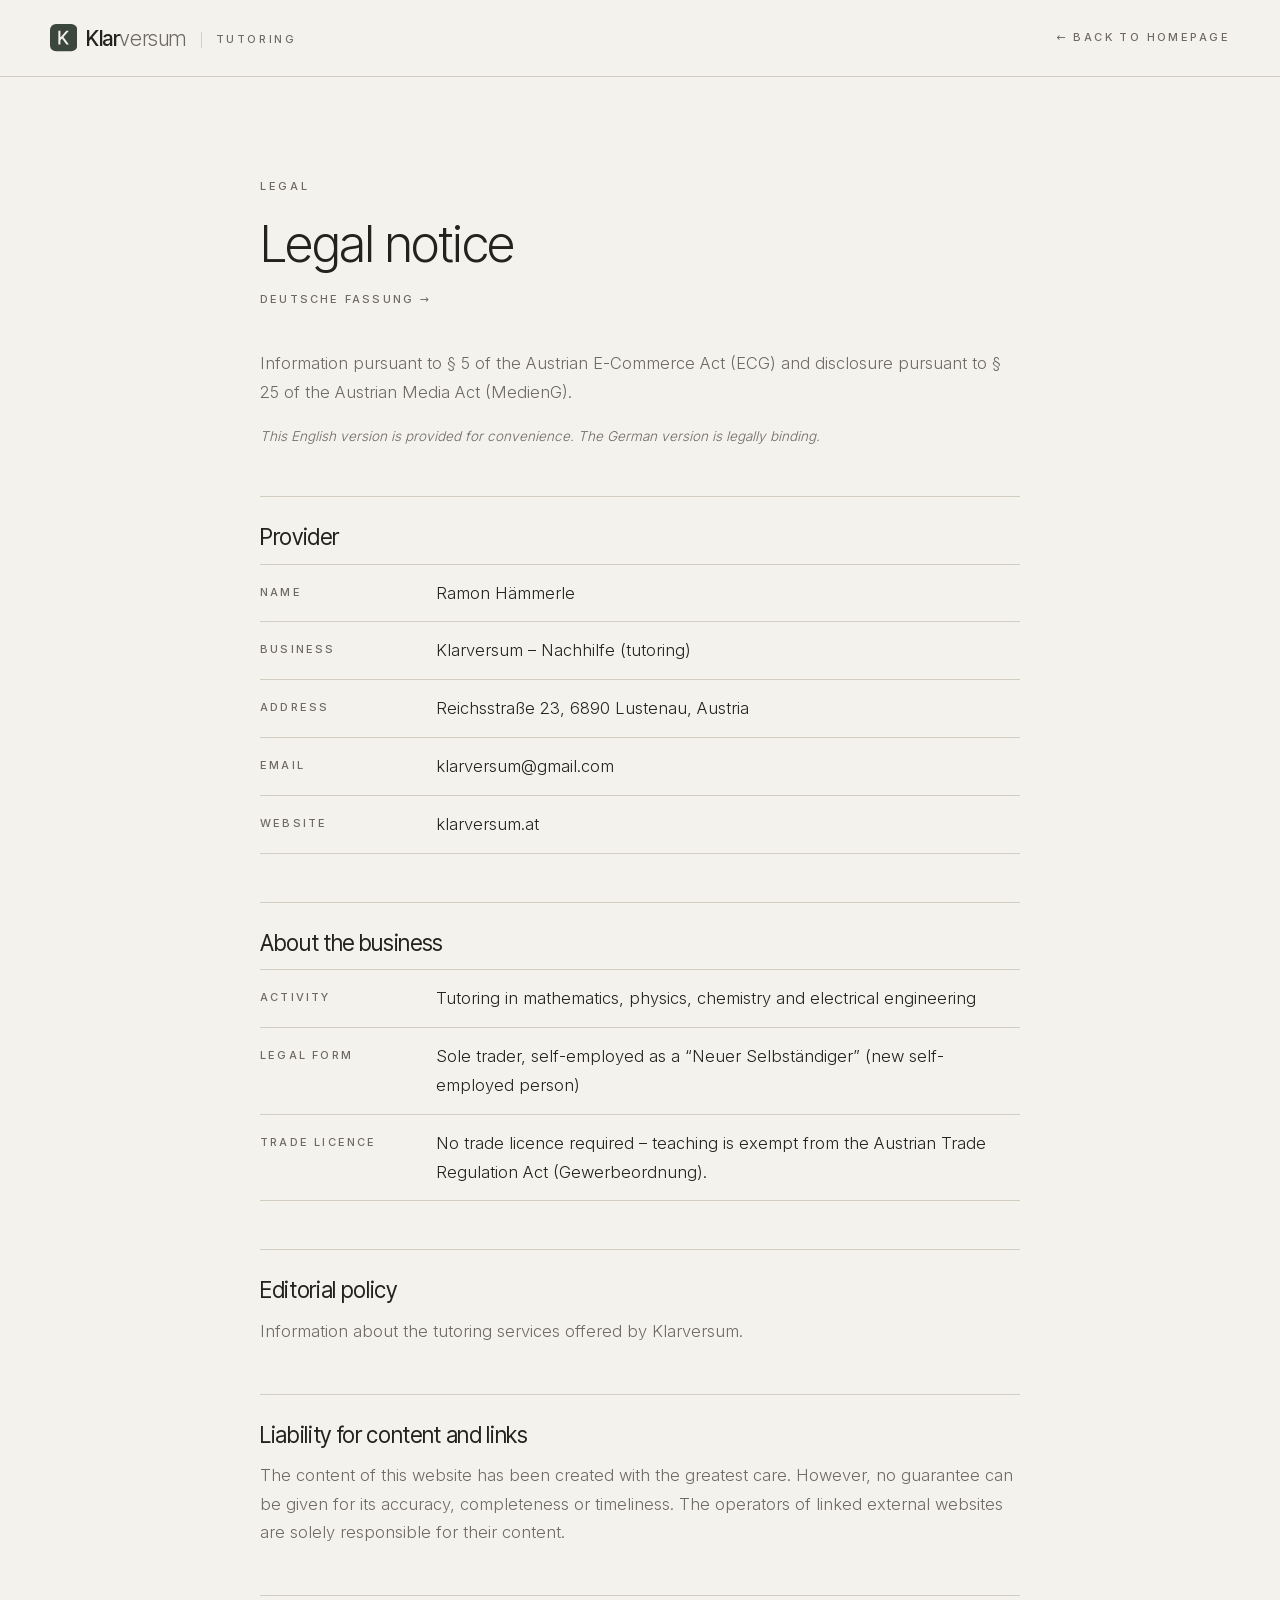
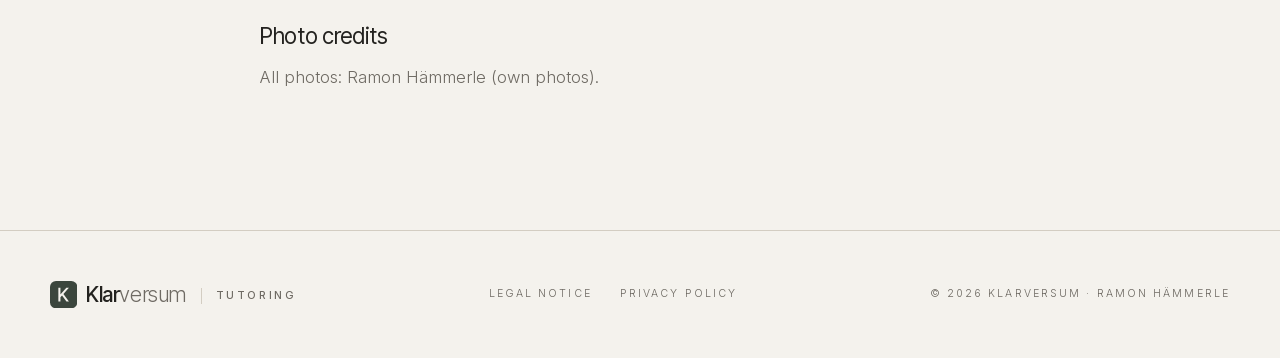
<file: impressum-en.html>
<!doctype html>
<html lang="en">
<head>
<meta charset="utf-8">
<meta name="viewport" content="width=device-width, initial-scale=1">
<title>Legal notice · Klarversum Tutoring</title>
<meta name="robots" content="noindex">
<link rel="preload" href="fonts/inter-latin.woff2" as="font" type="font/woff2" crossorigin>
<link rel="icon" href="favicon.ico" sizes="any">
<link rel="icon" href="favicon.svg" type="image/svg+xml">
<link rel="apple-touch-icon" href="apple-touch-icon.png">
<link rel="stylesheet" href="style.css?v=44">
<script defer src="https://cloud.umami.is/script.js" data-website-id="71b133f1-44a5-4e5a-97ea-cd241fa193fd"></script>
</head>
<body>

<header class="site-header">
  <div class="wrap header-inner">
    <a href="en.html" class="logo"><svg class="logo-mark" viewBox="0 0 64 64" aria-hidden="true" focusable="false"><rect x="0.00" y="0.00" width="64.00" height="64.00" rx="14.00" fill="#3b463d"/><path fill="#f4f2ed" d="M19.6163729429245 48.005859375V15.994140625H24.44611918926239V31.299573183059692H24.841432213783264L38.28199899196625 15.994140625H44.332061409950256L31.441467881202698 30.397263526916504L44.3836270570755 48.005859375H38.556994795799255L28.218761801719666 33.71448826789856L24.44611918926239 38.07151007652283V48.005859375Z"/></svg>Klar<em>versum</em><span class="logo-tag">Tutoring</span></a>
    <a href="en.html" class="back">← <span>Back to </span>homepage</a>
  </div>
</header>

<main class="legal">
  <div class="wrap legal-inner">
    <p class="label">Legal</p>
    <h1>Legal notice</h1>
    <p class="legal-lang"><a href="impressum.html" hreflang="de" lang="de">Deutsche Fassung →</a></p>

    <p>Information pursuant to § 5 of the Austrian E-Commerce Act (ECG) and disclosure pursuant to § 25 of the Austrian Media Act (MedienG).</p>
    <p class="legal-note">This English version is provided for convenience. The German version is legally binding.</p>

    <h2>Provider</h2>
    <dl class="facts">
      <div><dt>Name</dt><dd>Ramon Hämmerle</dd></div>
      <div><dt>Business</dt><dd>Klarversum – Nachhilfe (tutoring)</dd></div>
      <div><dt>Address</dt><dd>Reichsstraße 23, 6890 Lustenau, Austria</dd></div>
      <div><dt>Email</dt><dd><a href="mailto:klarversum@gmail.com">klarversum@gmail.com</a></dd></div>
      <div><dt>Website</dt><dd>klarversum.at</dd></div>
    </dl>

    <h2>About the business</h2>
    <dl class="facts">
      <div><dt>Activity</dt><dd>Tutoring in mathematics, physics, chemistry and electrical engineering</dd></div>
      <div><dt>Legal form</dt><dd>Sole trader, self-employed as a “Neuer Selbständiger” (new self-employed person)</dd></div>
      <div><dt>Trade licence</dt><dd>No trade licence required – teaching is exempt from the Austrian Trade Regulation Act (Gewerbeordnung).</dd></div>
    </dl>

    <h2>Editorial policy</h2>
    <p>Information about the tutoring services offered by Klarversum.</p>

    <h2>Liability for content and links</h2>
    <p>The content of this website has been created with the greatest care. However, no guarantee can be given for its accuracy, completeness or timeliness. The operators of linked external websites are solely responsible for their content.</p>

    <h2>Photo credits</h2>
    <p>All photos: Ramon Hämmerle (own photos).</p>
  </div>
</main>

<footer class="site-footer">
  <div class="wrap footer-inner">
    <a href="en.html" class="logo"><svg class="logo-mark" viewBox="0 0 64 64" aria-hidden="true" focusable="false"><rect x="0.00" y="0.00" width="64.00" height="64.00" rx="14.00" fill="#3b463d"/><path fill="#f4f2ed" d="M19.6163729429245 48.005859375V15.994140625H24.44611918926239V31.299573183059692H24.841432213783264L38.28199899196625 15.994140625H44.332061409950256L31.441467881202698 30.397263526916504L44.3836270570755 48.005859375H38.556994795799255L28.218761801719666 33.71448826789856L24.44611918926239 38.07151007652283V48.005859375Z"/></svg>Klar<em>versum</em><span class="logo-tag">Tutoring</span></a>
    <nav><a href="impressum-en.html">Legal notice</a><a href="datenschutz-en.html">Privacy policy</a></nav>
    <span class="copy">© 2026 Klarversum · Ramon Hämmerle</span>
  </div>
</footer>
</body>
</html>
</file>
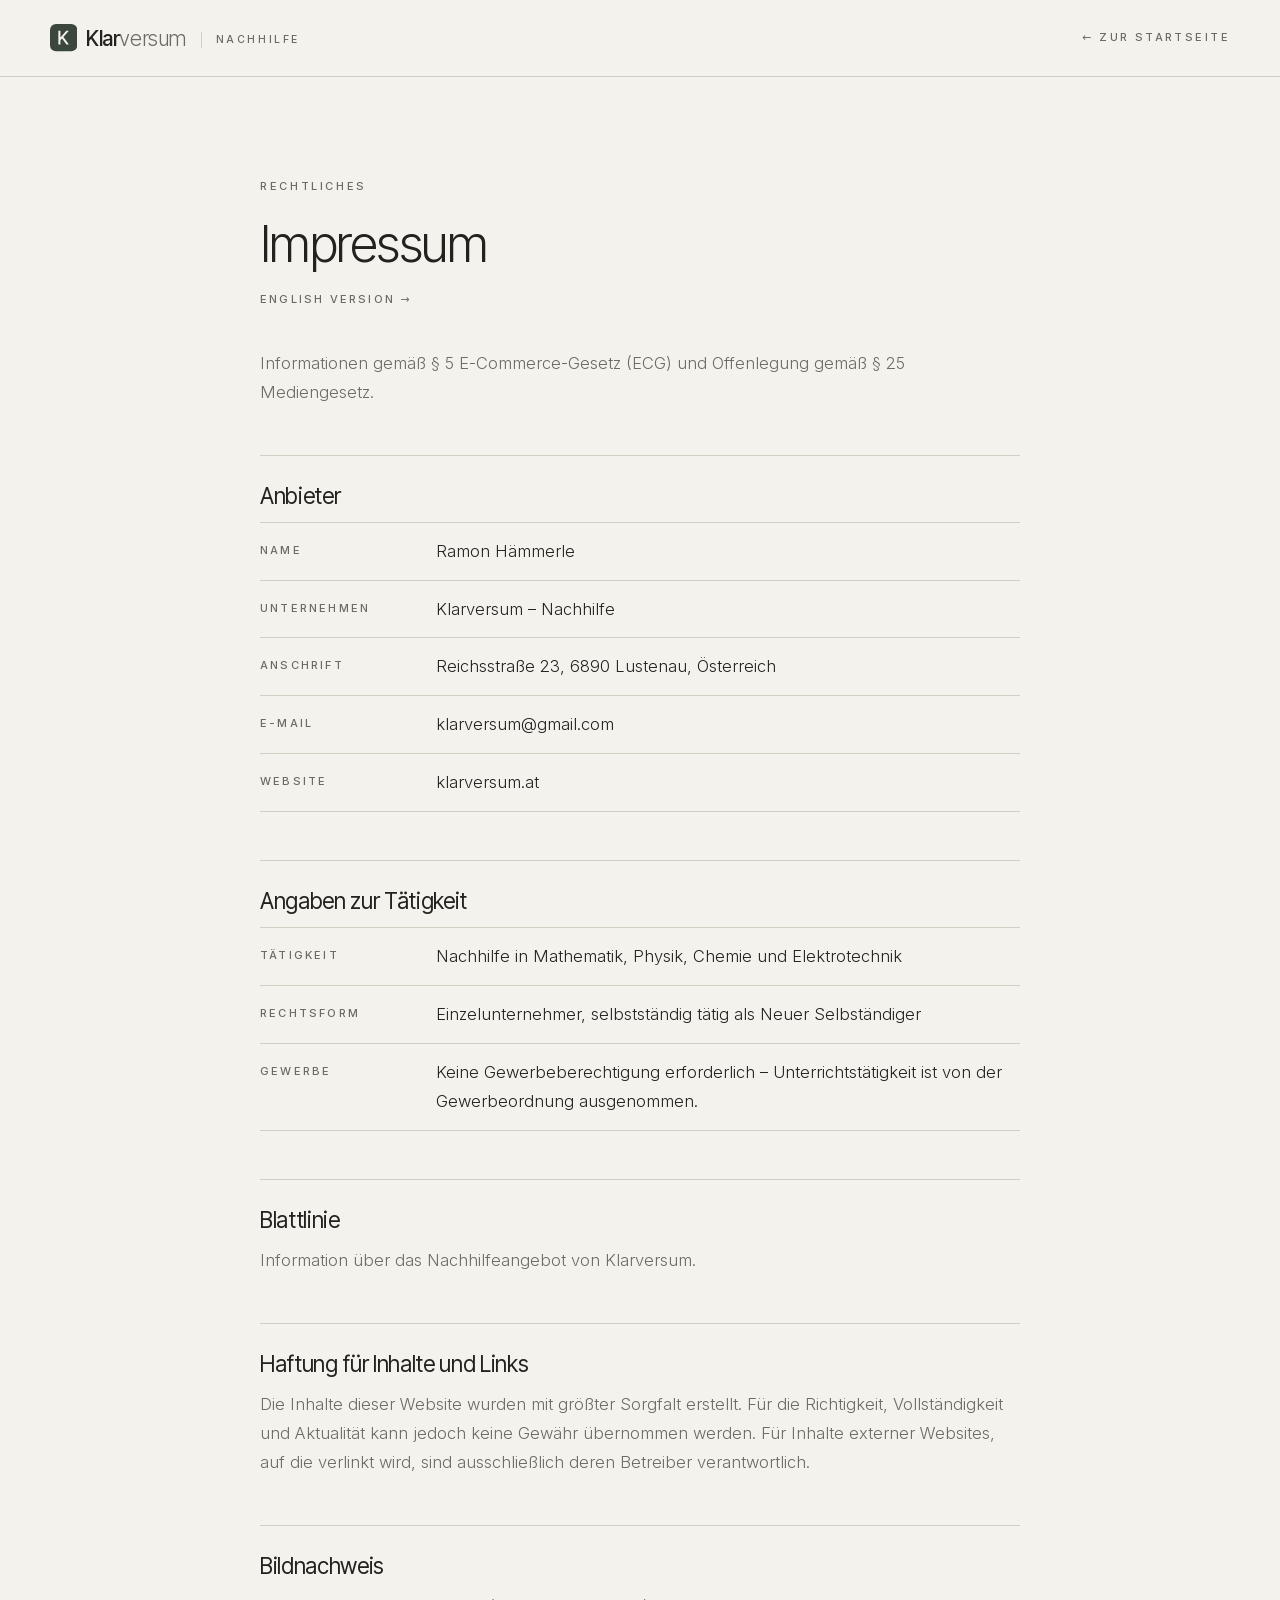
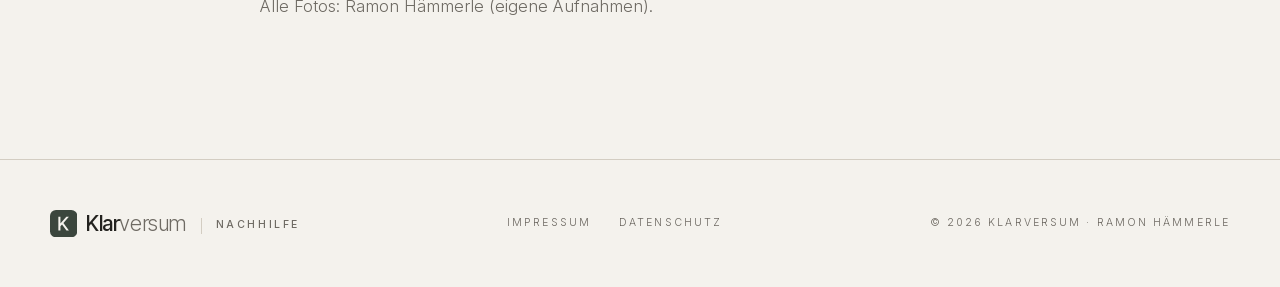
<file: impressum.html>
<!doctype html>
<html lang="de">
<head>
<meta charset="utf-8">
<meta name="viewport" content="width=device-width, initial-scale=1">
<title>Impressum · Klarversum Nachhilfe</title>
<meta name="robots" content="noindex">
<link rel="preload" href="fonts/inter-latin.woff2" as="font" type="font/woff2" crossorigin>
<link rel="icon" href="favicon.ico" sizes="any">
<link rel="icon" href="favicon.svg" type="image/svg+xml">
<link rel="apple-touch-icon" href="apple-touch-icon.png">
<link rel="stylesheet" href="style.css?v=44">
<script defer src="https://cloud.umami.is/script.js" data-website-id="71b133f1-44a5-4e5a-97ea-cd241fa193fd"></script>
</head>
<body>

<header class="site-header">
  <div class="wrap header-inner">
    <a href="index.html" class="logo"><svg class="logo-mark" viewBox="0 0 64 64" aria-hidden="true" focusable="false"><rect x="0.00" y="0.00" width="64.00" height="64.00" rx="14.00" fill="#3b463d"/><path fill="#f4f2ed" d="M19.6163729429245 48.005859375V15.994140625H24.44611918926239V31.299573183059692H24.841432213783264L38.28199899196625 15.994140625H44.332061409950256L31.441467881202698 30.397263526916504L44.3836270570755 48.005859375H38.556994795799255L28.218761801719666 33.71448826789856L24.44611918926239 38.07151007652283V48.005859375Z"/></svg>Klar<em>versum</em><span class="logo-tag">Nachhilfe</span></a>
    <a href="index.html" class="back">← <span>Zur </span>Startseite</a>
  </div>
</header>

<main class="legal">
  <div class="wrap legal-inner">
    <p class="label">Rechtliches</p>
    <h1>Impressum</h1>
    <p class="legal-lang"><a href="impressum-en.html" hreflang="en" lang="en">English version →</a></p>

    <p>Informationen gemäß § 5 E-Commerce-Gesetz (ECG) und Offenlegung gemäß § 25 Mediengesetz.</p>

    <h2>Anbieter</h2>
    <dl class="facts">
      <div><dt>Name</dt><dd>Ramon Hämmerle</dd></div>
      <div><dt>Unternehmen</dt><dd>Klarversum – Nachhilfe</dd></div>
      <div><dt>Anschrift</dt><dd>Reichsstraße 23, 6890 Lustenau, Österreich</dd></div>
      <div><dt>E-Mail</dt><dd><a href="mailto:klarversum@gmail.com">klarversum@gmail.com</a></dd></div>
      <div><dt>Website</dt><dd>klarversum.at</dd></div>
    </dl>

    <h2>Angaben zur Tätigkeit</h2>
    <dl class="facts">
      <div><dt>Tätigkeit</dt><dd>Nachhilfe in Mathematik, Physik, Chemie und Elektrotechnik</dd></div>
      <div><dt>Rechtsform</dt><dd>Einzelunternehmer, selbstständig tätig als Neuer Selbständiger</dd></div>
      <div><dt>Gewerbe</dt><dd>Keine Gewerbeberechtigung erforderlich – Unterrichtstätigkeit ist von der Gewerbeordnung ausgenommen.</dd></div>
    </dl>

    <h2>Blattlinie</h2>
    <p>Information über das Nachhilfeangebot von Klarversum.</p>

    <h2>Haftung für Inhalte und Links</h2>
    <p>Die Inhalte dieser Website wurden mit größter Sorgfalt erstellt. Für die Richtigkeit, Vollständigkeit und Aktualität kann jedoch keine Gewähr übernommen werden. Für Inhalte externer Websites, auf die verlinkt wird, sind ausschließlich deren Betreiber verantwortlich.</p>

    <h2>Bildnachweis</h2>
    <p>Alle Fotos: Ramon Hämmerle (eigene Aufnahmen).</p>
  </div>
</main>

<footer class="site-footer">
  <div class="wrap footer-inner">
    <a href="index.html" class="logo"><svg class="logo-mark" viewBox="0 0 64 64" aria-hidden="true" focusable="false"><rect x="0.00" y="0.00" width="64.00" height="64.00" rx="14.00" fill="#3b463d"/><path fill="#f4f2ed" d="M19.6163729429245 48.005859375V15.994140625H24.44611918926239V31.299573183059692H24.841432213783264L38.28199899196625 15.994140625H44.332061409950256L31.441467881202698 30.397263526916504L44.3836270570755 48.005859375H38.556994795799255L28.218761801719666 33.71448826789856L24.44611918926239 38.07151007652283V48.005859375Z"/></svg>Klar<em>versum</em><span class="logo-tag">Nachhilfe</span></a>
    <nav><a href="impressum.html">Impressum</a><a href="datenschutz.html">Datenschutz</a></nav>
    <span class="copy">© 2026 Klarversum · Ramon Hämmerle</span>
  </div>
</footer>
</body>
</html>
</file>
<file: style.css>
/* Schriften – lokal eingebunden, keine Verbindung zu Google (Inter & Inter Tight, SIL Open Font License) */
@font-face { font-family: "Inter"; font-style: normal; font-weight: 300 500; font-display: swap; src: url("fonts/inter-latin.woff2") format("woff2"); }
@font-face { font-family: "Inter Tight"; font-style: normal; font-weight: 300 500; font-display: swap; src: url("fonts/inter-tight-latin.woff2") format("woff2"); }

:root {
  --bg: #f4f2ed;
  --white: #fbfaf7;
  --stone: #e7e3db;
  --ink: #23221f;
  --muted: #6e6a63;
  --line: #d3cdc2;
  --accent: #3b463d;
  --serif: "Inter Tight", "Inter", system-ui, sans-serif;
  --sans: "Inter", system-ui, -apple-system, sans-serif;
}

* { box-sizing: border-box; }
html { scroll-behavior: smooth; scroll-padding-top: 80px; }
body {
  margin: 0;
  font-family: var(--sans);
  font-weight: 300;
  font-size: 16.5px;
  line-height: 1.75;
  color: var(--ink);
  background: var(--bg);
  -webkit-font-smoothing: antialiased;
}
a { color: inherit; }
h1, h2, h3 { font-family: var(--serif); font-weight: 300; line-height: 1.08; letter-spacing: -.03em; margin: 0 0 .45em; }
h1 em, h2 em, h3 em, .intro-text em, .logo em { font-style: normal; color: var(--muted); }
h1 { font-size: clamp(2.6rem, 4.6vw, 4.3rem); }
h2 { font-size: clamp(2.1rem, 3.6vw, 3.2rem); }
h3 { font-size: 1.55rem; font-weight: 400; letter-spacing: -.02em; }
p { margin: 0 0 1.1em; }
strong { font-weight: 500; }
figure { margin: 0; }

.wrap { width: min(1180px, 100% - 32px); margin-inline: auto; }
.center { text-align: center; margin-inline: auto; }

.label {
  font-size: 11px; font-weight: 500; text-transform: uppercase; letter-spacing: .24em;
  color: var(--muted); margin-bottom: 20px;
}

/* Entwurf */
.draft-note { background: #fff4c2; color: #5a4a00; font-size: 13px; text-align: center; padding: 7px 16px; }
mark.ph { background: #fff1a8; color: inherit; padding: 0 .12em; }
.stats mark.ph { background: rgba(255, 241, 168, .3); }
.ph-tag { position: absolute; top: 14px; right: 14px; font-size: 10px; font-weight: 500; text-transform: uppercase; letter-spacing: .1em; background: #fff1a8; color: #5a4a00; padding: 2px 8px; }

/* Foto-Platzhalter */
.photo { position: relative; background: #cdc7bc; display: flex; align-items: flex-end; overflow: hidden; }
.photo img { position: absolute; inset: 0; width: 100%; height: 100%; object-fit: cover; filter: saturate(.82); } /* Fotos etwas dezenter, passend zu den Steintönen */
.hero-photo img { object-position: 60% 38%; }
.photo figcaption { margin: 18px; font-size: 10px; font-weight: 500; letter-spacing: .2em; text-transform: uppercase; color: rgba(35, 34, 31, .5); }

/* Buttons */
.btn {
  display: inline-block; text-decoration: none; font-family: var(--sans);
  font-size: 11px; font-weight: 500; letter-spacing: .22em; text-transform: uppercase;
  background: var(--ink); color: var(--white); border: 1px solid var(--ink);
  padding: 16px 30px; cursor: pointer; transition: background .25s, color .25s;
}
.btn:hover { background: var(--accent); border-color: var(--accent); }
.btn-outline { background: transparent; color: var(--ink); }
.btn-outline:hover { background: var(--ink); color: var(--white); border-color: var(--ink); }
.btn-small { padding: 11px 20px; }

/* Header */
.topbar { display: block; text-decoration: none; background: var(--accent); color: var(--white); text-align: center; font-size: 10.5px; letter-spacing: .22em; text-transform: uppercase; padding: 9px 16px; }
.topbar span { text-decoration: underline; text-underline-offset: 3px; }
.topbar:hover { background: #2f3931; }
.site-header { position: sticky; top: 0; z-index: 50; background: rgba(244, 242, 237, .95); backdrop-filter: blur(8px); border-bottom: 1px solid var(--line); }
.header-inner { display: flex; align-items: center; justify-content: space-between; height: 76px; }
.logo { font-family: var(--serif); font-weight: 500; font-size: 21px; text-decoration: none; letter-spacing: -.02em; }
.logo em { font-weight: 300; }
.logo { --fs: 21px; font-size: var(--fs); display: inline-flex; align-items: baseline; }
/* NACHHILFE und Trennstrich sitzen auf der Mitte der Kleinbuchstaben (x-Höhe) von „Klarversum“ */
.logo-tag { position: relative; top: calc(2.8px - .273 * var(--fs)); font-family: var(--sans); font-size: 10.5px; font-weight: 500; letter-spacing: .24em; text-transform: uppercase; color: var(--muted); margin-left: 14px; padding-left: 15px; line-height: 1; }
.logo-mark { width: 1.3em; height: 1.3em; flex-shrink: 0; align-self: baseline; position: relative; top: .286em; margin-right: .42em; }
.logo-tag::before { content: ""; position: absolute; left: 0; top: 50%; height: 16px; margin-top: -8px; width: 1px; background: var(--line); }
.nav { display: flex; align-items: center; gap: 36px; }
.nav a:not(.btn) { text-decoration: none; font-size: 11px; font-weight: 500; letter-spacing: .22em; text-transform: uppercase; color: var(--muted); transition: color .2s; }
.nav a:not(.btn):hover { color: var(--ink); }
.nav-toggle { display: none; width: 40px; height: 40px; background: none; border: 0; cursor: pointer; position: relative; }
.nav-toggle span { position: absolute; left: 9px; right: 9px; height: 1px; background: var(--ink); transition: transform .25s, top .25s; }
.nav-toggle span:first-child { top: 16px; }
.nav-toggle span:last-child { top: 24px; }
.nav-toggle.open span:first-child { top: 20px; transform: rotate(45deg); }
.nav-toggle.open span:last-child { top: 20px; transform: rotate(-45deg); }

/* Hero */
.hero { background: var(--stone); }
.hero-inner { display: grid; grid-template-columns: 1fr 1fr; }
.hero-photo { min-height: 640px; }
.hero-text { display: flex; flex-direction: column; justify-content: center; align-items: flex-start; padding: 80px clamp(24px, 6vw, 100px); }
.lead { color: var(--muted); max-width: 28em; margin-bottom: 36px; }

/* Intro */
.intro { padding: 120px 0 110px; text-align: center; }
.intro-inner { max-width: 860px; }
.intro-text { font-family: var(--serif); font-weight: 300; letter-spacing: -.025em; font-size: clamp(1.8rem, 3.2vw, 2.7rem); line-height: 1.25; margin: 0; }

/* Über mich */
.about { padding-bottom: 120px; }
.about-grid { display: grid; grid-template-columns: 1fr 1fr; border-top: 1px solid var(--line); border-bottom: 1px solid var(--line); }
.about-photo { min-height: 520px; }
.about-photo img { object-position: 40% 34%; filter: saturate(.72); } /* Porträt ist wärmer, darum etwas stärker entsättigt als das Startfoto */
.about-head { display: flex; flex-direction: column; justify-content: center; padding: 64px clamp(24px, 6vw, 100px); }
.about-head h2 { font-size: clamp(2.8rem, 5vw, 4.4rem); margin: 0; }
.about-body { display: grid; grid-template-columns: 1fr 2fr; gap: 80px; padding-top: 80px; align-items: start; }
.about-detail { aspect-ratio: 1; max-width: 260px; margin-top: -170px; border: 10px solid var(--bg); }
.about-text { max-width: 640px; }
.facts { margin: 36px 0 0; border-top: 1px solid var(--line); }
.facts div { display: grid; grid-template-columns: 160px 1fr; gap: 16px; padding: 14px 0; border-bottom: 1px solid var(--line); }
.facts dt { font-size: 11px; font-weight: 500; letter-spacing: .2em; text-transform: uppercase; color: var(--muted); padding-top: 4px; }
.facts dd { margin: 0; }
.facts a { text-decoration: none; }

/* Sections */
.section { padding: 120px 0; }
.section-stone { background: var(--stone); }
.section-head { margin-bottom: 64px; max-width: 760px; }

/* Fächer */
.subjects { display: grid; grid-template-columns: repeat(4, 1fr); gap: 24px; }
.subject-art { aspect-ratio: 1; margin-bottom: 22px; background: var(--bg); border: 1px solid var(--line); display: flex; align-items: center; justify-content: center; }
.subject-art svg { width: 64%; height: auto; fill: none; stroke: var(--ink); stroke-width: 1.3; stroke-linecap: round; stroke-linejoin: round; }
.subject-art .faint { stroke: var(--muted); opacity: .55; }
.subject-art .dash { stroke-dasharray: 3 5; }
.subject-art .dot { fill: var(--ink); stroke: none; }
.subject-art .bg { fill: var(--bg); }
.subject-art .thick { stroke-width: 4; stroke-linecap: butt; }
.subject-art text { fill: var(--ink); stroke: none; font-family: "Inter", sans-serif; font-size: 17px; font-style: italic; }
.subject-art text.mid { text-anchor: middle; }
.subject .no, .steps .no { display: block; font-size: 11px; font-weight: 500; letter-spacing: .2em; color: var(--muted); margin-bottom: 8px; }
.subject h3 { margin-bottom: 10px; }
.subject p { font-size: 15px; color: var(--muted); margin: 0; }

/* Für wen */
.audience { display: grid; grid-template-columns: 1fr 1fr; }
.aud { padding: 8px 64px 8px 0; }
.aud + .aud { padding: 8px 0 8px 64px; border-left: 1px solid var(--line); }
.aud h3 { font-size: clamp(1.8rem, 2.6vw, 2.3rem); font-weight: 300; }
.aud p:not(.label) { color: var(--muted); max-width: 32em; margin: 0; }
.aud-list { list-style: none; padding: 0; margin: 26px 0 0; max-width: 32em; }
.aud-list li { padding: 3px 0 3px 18px; font-size: 14.5px; color: var(--muted); position: relative; }
.aud-list li::before { content: ""; position: absolute; left: 0; top: 15px; width: 8px; height: 1px; background: var(--line); }

/* Für wen – Karten */
.audience { display: grid; grid-template-columns: 1fr 1fr; gap: 24px; }
.aud-card { display: grid; grid-row: span 4; grid-template-rows: subgrid; row-gap: 0; background: var(--white); border: 1px solid var(--line); padding: 52px clamp(28px, 4vw, 56px) 48px; }
.aud-card h3 { font-size: clamp(1.7rem, 2.4vw, 2.1rem); font-weight: 300; line-height: 1.15; margin-bottom: 18px; }
.aud-card .aud-text { color: var(--muted); margin: 0 0 30px; }
.aud-card .aud-list { margin: 0; padding-top: 26px; border-top: 1px solid var(--line); max-width: none; }

/* Kennenlernen-Band */
.cta-band { background: var(--accent); color: var(--white); padding: 96px 0; }
.cta-inner { display: grid; grid-template-columns: 1.3fr 1fr; gap: 64px; align-items: center; }
.cta-band .label { color: rgba(251, 250, 247, .65); }
.cta-band h2 em { color: rgba(251, 250, 247, .6); }
.cta-text p:not(.label) { color: rgba(251, 250, 247, .78); max-width: 30em; margin: 0; }
.cta-actions { display: flex; flex-direction: column; align-items: flex-start; gap: 22px; padding-left: 64px; border-left: 1px solid rgba(251, 250, 247, .2); }
.btn-light { background: var(--white); color: var(--ink); border-color: var(--white); }
.btn-light:hover { background: transparent; color: var(--white); border-color: var(--white); }
.cta-wa { font-size: 11px; font-weight: 500; letter-spacing: .2em; text-transform: uppercase; text-decoration: none; color: rgba(251, 250, 247, .8); }
.cta-wa:hover { color: var(--white); }

/* Zahlen */
.stats { background: var(--accent); color: var(--white); padding: 76px 0; }
.stats-inner { display: grid; grid-template-columns: repeat(4, 1fr); text-align: center; }
.stats-inner div { border-left: 1px solid rgba(251, 250, 247, .2); }
.stats-inner div:first-child { border-left: 0; }
.stats strong { display: block; font-family: var(--serif); font-weight: 300; letter-spacing: -.03em; font-size: clamp(2.8rem, 5vw, 4.2rem); line-height: 1.05; }
.stats span { font-size: 10.5px; letter-spacing: .24em; text-transform: uppercase; opacity: .8; }

/* Ablauf */
.steps { list-style: none; padding: 0; margin: 0; display: grid; grid-template-columns: repeat(4, 1fr); border-top: 1px solid var(--ink); }
.steps li { padding: 30px 28px 0; border-left: 1px solid var(--line); }
.steps li:first-child { border-left: 0; padding-left: 0; }
.steps h3 { font-size: 1.4rem; margin-bottom: 10px; }
.steps p { color: var(--muted); font-size: 15px; margin: 0; }

/* Feature */
.feature { background: var(--stone); }
.feature-inner { display: grid; grid-template-columns: 1fr 1fr; }
.feature-text { display: flex; flex-direction: column; justify-content: center; align-items: flex-start; padding: 100px clamp(24px, 6vw, 100px); }
.feature-text p:not(.label) { color: var(--muted); max-width: 30em; margin-bottom: 34px; }
.feature-photo { min-height: 560px; }

/* Preise */
.pricing-box { background: var(--stone); padding: 84px clamp(20px, 5vw, 72px); }
.pricing { display: grid; grid-template-columns: repeat(3, 1fr); gap: 24px; }
.price-card { background: var(--white); padding: 40px 34px; display: grid; grid-row: span 7; grid-template-rows: subgrid; row-gap: 0; justify-items: start; }
.price-card.featured { outline: 1px solid var(--ink); outline-offset: -10px; }
.price-card .label { margin-bottom: 12px; }
.price-card h3 { margin-bottom: 0; }
.price { font-family: var(--serif); font-weight: 300; letter-spacing: -.03em; font-size: 3rem; line-height: 1; margin: 18px 0 4px; }
.price .from { font-size: 1rem; letter-spacing: 0; color: var(--muted); margin-right: 4px; }
.per { font-size: 13px; color: var(--muted); margin-bottom: 26px; }
.price-card ul { list-style: none; padding: 0; margin: 0 0 32px; width: 100%; border-bottom: 1px solid var(--line); }
.price-card .btn { align-self: end; }
.price-card li { padding: 10px 0; font-size: 15px; border-top: 1px solid var(--line); }
.fine { font-size: 13.5px; color: var(--muted); margin: 28px auto 0; text-align: center; max-width: 46em; }
.terms { margin-top: 64px; padding-top: 48px; border-top: 1px solid var(--line); }
.terms .label { margin-bottom: 28px; }
.terms-grid { display: grid; grid-template-columns: repeat(3, 1fr); margin: 0; background: var(--white); }
.terms-grid div { padding: 30px 24px; text-align: center; border-left: 1px solid var(--line); }
.terms-grid div:first-child { border-left: 0; }
.terms-grid dt { font-family: var(--serif); font-weight: 300; letter-spacing: -.03em; font-size: 2.2rem; line-height: 1; margin-bottom: 12px; }
.terms-grid dd { margin: 0; font-size: 14px; color: var(--muted); line-height: 1.5; }
.terms-grid dd strong { color: var(--ink); font-weight: 400; }

/* Stimmen */
.quotes { display: grid; grid-template-columns: repeat(3, 1fr); gap: 24px; }
.quote { position: relative; background: var(--white); border: 1px solid var(--line); padding: 48px 34px 32px; display: flex; flex-direction: column; }
.quote blockquote { margin: 0 0 30px; font-family: var(--serif); font-weight: 300; letter-spacing: -.015em; font-size: 1.3rem; line-height: 1.45; flex: 1; }
.quote figcaption { font-size: 11px; font-weight: 500; letter-spacing: .2em; text-transform: uppercase; }
.quote figcaption span { display: block; font-weight: 300; letter-spacing: .12em; color: var(--muted); margin-top: 2px; }

/* FAQ */
.faq { display: grid; grid-template-columns: 1fr 1.8fr; gap: 80px; }
.faq-head p:not(.label) { color: var(--muted); }
details { border-bottom: 1px solid var(--line); }
details:first-child { border-top: 1px solid var(--ink); }
summary { cursor: pointer; list-style: none; font-family: var(--serif); font-weight: 400; letter-spacing: -.015em; font-size: 1.25rem; line-height: 1.35; padding: 22px 48px 22px 0; position: relative; }
summary::-webkit-details-marker { display: none; }
summary::after { content: "+"; position: absolute; right: 6px; top: 20px; font-family: var(--sans); font-weight: 300; font-size: 24px; color: var(--muted); transition: transform .25s; }
details[open] summary::after { transform: rotate(45deg); }
details p { color: var(--muted); padding-right: 48px; }

/* Kontakt */
.contact { display: grid; grid-template-columns: 1fr 1.1fr; gap: 96px; align-items: start; }
.contact-text > p:not(.label) { color: var(--muted); }
.contact-form { background: var(--white); padding: 44px; display: grid; gap: 22px; }
.contact-form label { display: grid; gap: 6px; font-size: 10.5px; font-weight: 500; letter-spacing: .2em; text-transform: uppercase; color: var(--muted); }
.contact-form .row { display: grid; grid-template-columns: 1fr 1fr; gap: 22px; }
.contact-form input, .contact-form select, .contact-form textarea {
  font: inherit; font-size: 16px; font-weight: 300; letter-spacing: 0; text-transform: none; color: var(--ink);
  padding: 10px 0; border: 0; border-bottom: 1px solid var(--line); background: transparent; width: 100%; border-radius: 0;
}
.contact-form textarea { border: 1px solid var(--line); padding: 12px; resize: vertical; }
.contact-form input:focus, .contact-form select:focus, .contact-form textarea:focus { outline: none; border-color: var(--ink); }
.contact-form .btn { justify-self: start; margin-top: 6px; }
.form-hint { font-size: 12.5px; color: var(--muted); margin: 0; }
.form-status { font-size: 14px; margin: 0; }
.form-status:empty { display: none; }
.hp { position: absolute; left: -9999px; }
.wa-link { display: inline-block; margin-top: 6px; font-size: 11px; font-weight: 500; letter-spacing: .2em; text-transform: uppercase; border-bottom: 1px solid var(--ink); padding-bottom: 2px; }
.facts dd > a:first-child { display: block; }

/* Rechtliches */
.legal { padding: 100px 0 120px; }
.legal-inner { max-width: 760px; }
.legal h1 { font-size: clamp(2.4rem, 4vw, 3.4rem); margin-bottom: 48px; }
.legal h2 { font-size: 1.4rem; font-weight: 400; letter-spacing: -.015em; margin: 48px 0 14px; padding-top: 28px; border-top: 1px solid var(--line); }
.legal p, .legal li { color: var(--muted); }
.legal strong { color: var(--ink); }
.legal .facts { margin: 0; }
.back { white-space: nowrap; font-size: 11px; font-weight: 500; letter-spacing: .22em; text-transform: uppercase; color: var(--muted); text-decoration: none; }

/* Footer */
.site-footer { padding: 44px 0; border-top: 1px solid var(--line); }
.footer-inner { display: flex; align-items: center; justify-content: space-between; flex-wrap: wrap; gap: 20px; }
.site-footer nav { display: flex; gap: 28px; }
.site-footer nav a, .copy { font-size: 10.5px; letter-spacing: .2em; text-transform: uppercase; color: var(--muted); text-decoration: none; }

/* Tablet */
@media (max-width: 980px) {
  .hero-inner, .about-grid, .feature-inner, .faq, .contact, .audience { grid-template-columns: 1fr; }
  .hero-photo, .about-photo { min-height: 440px; }
  .about-photo { min-height: 400px; }
  .hero-photo { min-height: 560px; }
  .hero-photo img { object-position: 60% 50%; }
  .hero-text, .about-head, .feature-text { padding: 64px 24px; }
  .feature-photo { min-height: 380px; }
  .about-body { grid-template-columns: 1fr; gap: 0; padding-top: 56px; }
  .about-detail { display: none; }
  .steps { grid-template-columns: 1fr 1fr; }
  .steps li:nth-child(3) { border-left: 0; padding-left: 0; }
  .steps li { padding-bottom: 32px; }
  .pricing { grid-template-columns: 1fr; max-width: 540px; margin-inline: auto; }
  .audience { grid-template-columns: 1fr; max-width: 640px; margin-inline: auto; }
  .cta-inner { grid-template-columns: 1fr; gap: 36px; }
  .cta-actions { padding-left: 0; border-left: 0; }
  .subjects { grid-template-columns: 1fr 1fr; gap: 40px 24px; }
  .stats-inner { grid-template-columns: 1fr 1fr; row-gap: 40px; }
  .stats-inner div:nth-child(3) { border-left: 0; }
  .aud, .aud + .aud { padding: 0; border-left: 0; }
  .aud + .aud { margin-top: 48px; padding-top: 48px; border-top: 1px solid var(--line); }
  .faq, .contact { gap: 48px; }
  .nav-toggle { display: block; }
  .nav {
    display: none; position: absolute; top: 100%; left: 0; right: 0;
    flex-direction: column; align-items: stretch; gap: 0; padding: 8px 24px 24px;
    background: var(--bg); border-bottom: 1px solid var(--line);
  }
  .nav.open { display: flex; }
  .nav a:not(.btn) { padding: 16px 0; border-bottom: 1px solid var(--line); }
  .nav .btn { margin-top: 18px; text-align: center; }
}

/* Handy */
@media (max-width: 720px) {
  body { font-size: 16px; }
  .topbar { font-size: 9.5px; letter-spacing: .16em; }
  .header-inner { height: 66px; }
  .logo { --fs: 24px; }
  .hero-photo, .about-photo { min-height: 360px; }
  .hero-text, .about-head, .feature-text { padding: 56px 16px; }
  .intro { padding: 84px 0 76px; }
  .section { padding: 84px 0; }
  .about { padding-bottom: 84px; }
  .subjects { grid-template-columns: 1fr; gap: 48px; }
  .subject-art { aspect-ratio: 4 / 3; }
  .subject-art svg { width: 46%; }
  .nav { padding: 8px 16px 24px; }
  .terms-grid { grid-template-columns: 1fr; }
  .terms-grid div { padding: 24px 12px; border-left: 0; }
  .terms-grid div + div { border-top: 1px solid var(--line); }
  .terms-grid dt { font-size: 1.8rem; }
  .steps { grid-template-columns: 1fr; }
  .steps li { border-left: 0; padding-left: 0; padding-right: 0; border-bottom: 1px solid var(--line); }
  .facts div { grid-template-columns: 1fr; gap: 2px; }
  .pricing-box { padding: 60px 16px; margin-inline: -16px; }
  .aud-card { padding: 40px 22px 36px; }
  .cta-band { padding: 76px 0; }
  .contact-form { padding: 28px 20px; }
  .contact-form .row { grid-template-columns: 1fr; }
  .footer-inner { flex-direction: column; align-items: flex-start; }
  .back span { display: none; }
}


/* Preise: dritte Spalte mit zwei kleinen Boxen übereinander, gesamt so hoch wie die großen Karten */
.price-stack { grid-row: span 7; display: flex; flex-direction: column; gap: 24px; }
.price-card.small { display: flex; flex-direction: column; align-items: flex-start; flex: 1; padding: 32px 34px 40px; }
.price-card.small h3 { margin-bottom: 12px; }
.price-card.small p:not(.label) { font-size: 14.5px; color: var(--muted); margin: 0 0 24px; }
.price-card.small .btn { margin-top: auto; align-self: flex-start; }
.price-card ul { border-bottom: 0; }
.price-card li:last-child { border-bottom: 1px solid var(--line); }
details p + p { margin-top: -6px; }
.price-card:not(.small) .btn { grid-row: -2 / -1; }

/* Sprachumschalter DE | EN – dezent rechts in der Kopfzeile */
.nav { margin-left: auto; }
.lang { display: flex; align-items: center; margin-left: 30px; font-size: 10.5px; font-weight: 500; letter-spacing: .2em; line-height: 1; }
.lang > * { padding: 4px 0 4px 9px; color: var(--muted); text-decoration: none; }
.lang > :first-child { padding-left: 0; padding-right: 9px; border-right: 1px solid var(--line); }
.lang a:hover { color: var(--ink); }
.lang [aria-current] { color: var(--ink); }
@media (max-width: 980px) { .lang { margin-left: auto; margin-right: 14px; } }
.lang-menu { display: none; }
@media (max-width: 720px) {
  .header-inner > .lang { display: none; }
  .nav .lang-menu { display: flex; justify-content: center; margin: 22px 0 4px; font-size: 11px; }
  .nav .lang-menu > * { padding-top: 6px; padding-bottom: 6px; border-bottom: 0; }
  .nav .lang-menu > :first-child { padding-right: 14px; }
  .nav .lang-menu > :last-child { padding-left: 14px; }
}
@media (max-width: 720px) {
  .nav .lang-menu a:not(.btn), .nav .lang-menu span { padding-top: 6px; padding-bottom: 6px; border-bottom: 0; letter-spacing: .2em; }
}
.lang { text-transform: uppercase; }

/* Rechtliche Seiten: Link zur anderen Sprache und Hinweis zur verbindlichen Fassung */
.legal-lang { margin: -30px 0 40px; font-size: 11px; font-weight: 500; letter-spacing: .2em; text-transform: uppercase; }
.legal-lang a { color: var(--muted); text-decoration: none; }
.legal-lang a:hover { color: var(--ink); }
.legal-note { font-size: 13.5px; color: var(--muted); font-style: italic; }

/* Bewertungen: Karten, „Weiterlesen“ und ruhiger Slider */
.quotes-slider { position: relative; }
.quotes-note { text-align: center; font-size: 12.5px; color: var(--muted); font-style: italic; margin: -28px 0 32px; }
.quotes { display: flex; gap: 24px; align-items: flex-start; overflow-x: auto; scroll-snap-type: x mandatory; scrollbar-width: none; outline: none; }
.quotes::-webkit-scrollbar { display: none; }
.quotes .quote { flex: 0 0 calc((100% - 48px) / 3); scroll-snap-align: start; padding: 38px 34px 32px; }
.quote .stars { margin: 0 0 18px; font-size: 13px; letter-spacing: .28em; color: var(--ink); line-height: 1; }
.quote .quote-title { font-size: 1.3rem; line-height: 1.3; margin: 0 0 16px; }
.quote .quote-body { margin: 0; font-family: var(--sans); font-size: 15px; font-weight: 400; letter-spacing: 0; line-height: 1.65; color: var(--muted); flex: none; max-height: 9.9em; overflow: hidden; position: relative; transition: max-height .6s ease; }
.quote .quote-body p { margin: 0 0 .8em; }
.quote .quote-body p:last-child { margin-bottom: 0; }
.quote.clamped:not(.open) .quote-body::after { content: ""; position: absolute; left: 0; right: 0; bottom: 0; height: 3.3em; background: linear-gradient(rgba(251, 250, 247, 0), var(--white)); }
.quote-more { align-self: flex-start; background: none; border: 0; padding: 0; margin: 14px 0 0; font: inherit; font-size: 11px; font-weight: 500; letter-spacing: .2em; text-transform: uppercase; color: var(--ink); cursor: pointer; }
.quote-more::after { content: " ↓"; }
.quote.open .quote-more::after { content: " ↑"; }
.quote figcaption { margin-top: 26px; padding-top: 18px; border-top: 1px solid var(--line); }
.q-arrow { position: absolute; top: 50%; width: 40px; height: 40px; margin-top: -20px; background: none; border: 0; cursor: pointer; opacity: .55; transition: opacity .2s; }
.q-arrow:hover { opacity: 1; }
.q-arrow::before { content: ""; position: absolute; left: 50%; top: 50%; width: 12px; height: 12px; border-top: 1px solid var(--ink); border-left: 1px solid var(--ink); }
.q-prev { left: -52px; } .q-prev::before { transform: translate(-30%, -50%) rotate(-45deg); }
.q-next { right: -52px; } .q-next::before { transform: translate(-70%, -50%) rotate(135deg); }
.q-count { display: none; }
@media (max-width: 1300px) {
  .quotes-slider.active { padding-bottom: 56px; }
  .q-arrow { top: auto; bottom: 0; margin-top: 0; }
  .q-prev { left: -8px; } .q-next { right: -8px; }
  .quotes-slider.active .q-count { display: block; position: absolute; left: 0; right: 0; bottom: 12px; margin: 0; text-align: center; font-size: 11px; letter-spacing: .2em; color: var(--muted); }
}
@media (max-width: 980px) { .quotes .quote { flex-basis: calc((100% - 24px) / 2); } }
@media (max-width: 720px) { .quotes .quote { flex-basis: 100%; padding: 32px 26px 28px; } }
.quotes { align-items: stretch; }
.quote figcaption { margin-top: auto; }
.quote .quote-more { margin-bottom: 26px; }
.quote .quote-more[hidden] + figcaption { padding-top: 18px; }
.quote .quote-body + .quote-more[hidden] { display: none; }
.quote .quote-body { margin-bottom: 26px; }
.quote.clamped .quote-body { margin-bottom: 0; }
/* Nur die angeklickte Bewertung klappt auf – die anderen behalten ihre Höhe */
.quotes { align-items: flex-start; }

/* Am Handy: Fächer, Ansatz, Ablauf und Pakete nebeneinander als Slider */
.m-slider { position: relative; }
.m-slider > .q-arrow, .m-slider > .q-count { display: none; }
@media (max-width: 720px) {
  .m-track { display: flex; gap: 16px; max-width: none; overflow-x: auto; scroll-snap-type: x mandatory; scrollbar-width: none; align-items: stretch; }
  .m-track::-webkit-scrollbar { display: none; }
  .m-track > * { flex: 0 0 100%; min-width: 0; scroll-snap-align: start; }
  .pricing > .price-card { display: flex; flex-direction: column; align-items: flex-start; }
  .pricing > .price-card:not(.small) .btn { margin-top: auto; }
  .steps.m-track { gap: 24px; }
  .steps.m-track li { border-bottom: 0; padding-bottom: 8px; }
  .m-slider.active { padding-bottom: 56px; }
  .m-slider > .q-arrow:not([hidden]) { display: block; top: auto; bottom: 0; margin-top: 0; }
  .m-slider > .q-prev { left: -8px; } .m-slider > .q-next { right: -8px; }
  .m-slider.active > .q-count:not([hidden]) { display: block; position: absolute; left: 0; right: 0; bottom: 12px; margin: 0; text-align: center; font-size: 11px; letter-spacing: .2em; color: var(--muted); }
}

/* Über mich ohne Detailbild: Text bleibt in der rechten Spalte */
.about-text { grid-column: 2; }
@media (max-width: 980px) { .about-text { grid-column: auto; } }

/* Kontakt: „Nachricht schreiben“ dezent direkt neben der Nummer */
.facts dd > a:first-child { display: inline; }
.facts .wa-link { display: inline-block; margin: 0 0 0 10px; font-size: 10px; letter-spacing: .14em; color: var(--muted); border-bottom: 0; padding-bottom: 0; }
.facts .wa-link:hover { color: var(--ink); }

/* Kontaktformular: Hinweise zu E-Mail und Telefon */
.contact-form .field-msg { display: block; text-transform: none; letter-spacing: 0; font-size: 12.5px; font-weight: 400; line-height: 1.45; color: #9a3b2f; }
.contact-form .field-msg:empty { display: none; }
.contact-form .field-msg button { font: inherit; color: var(--accent); text-decoration: underline; background: none; border: 0; padding: 0; cursor: pointer; }
.contact-form input.invalid { border-color: #9a3b2f; }
.contact-form .btn:disabled { opacity: .45; cursor: not-allowed; }
</file>
